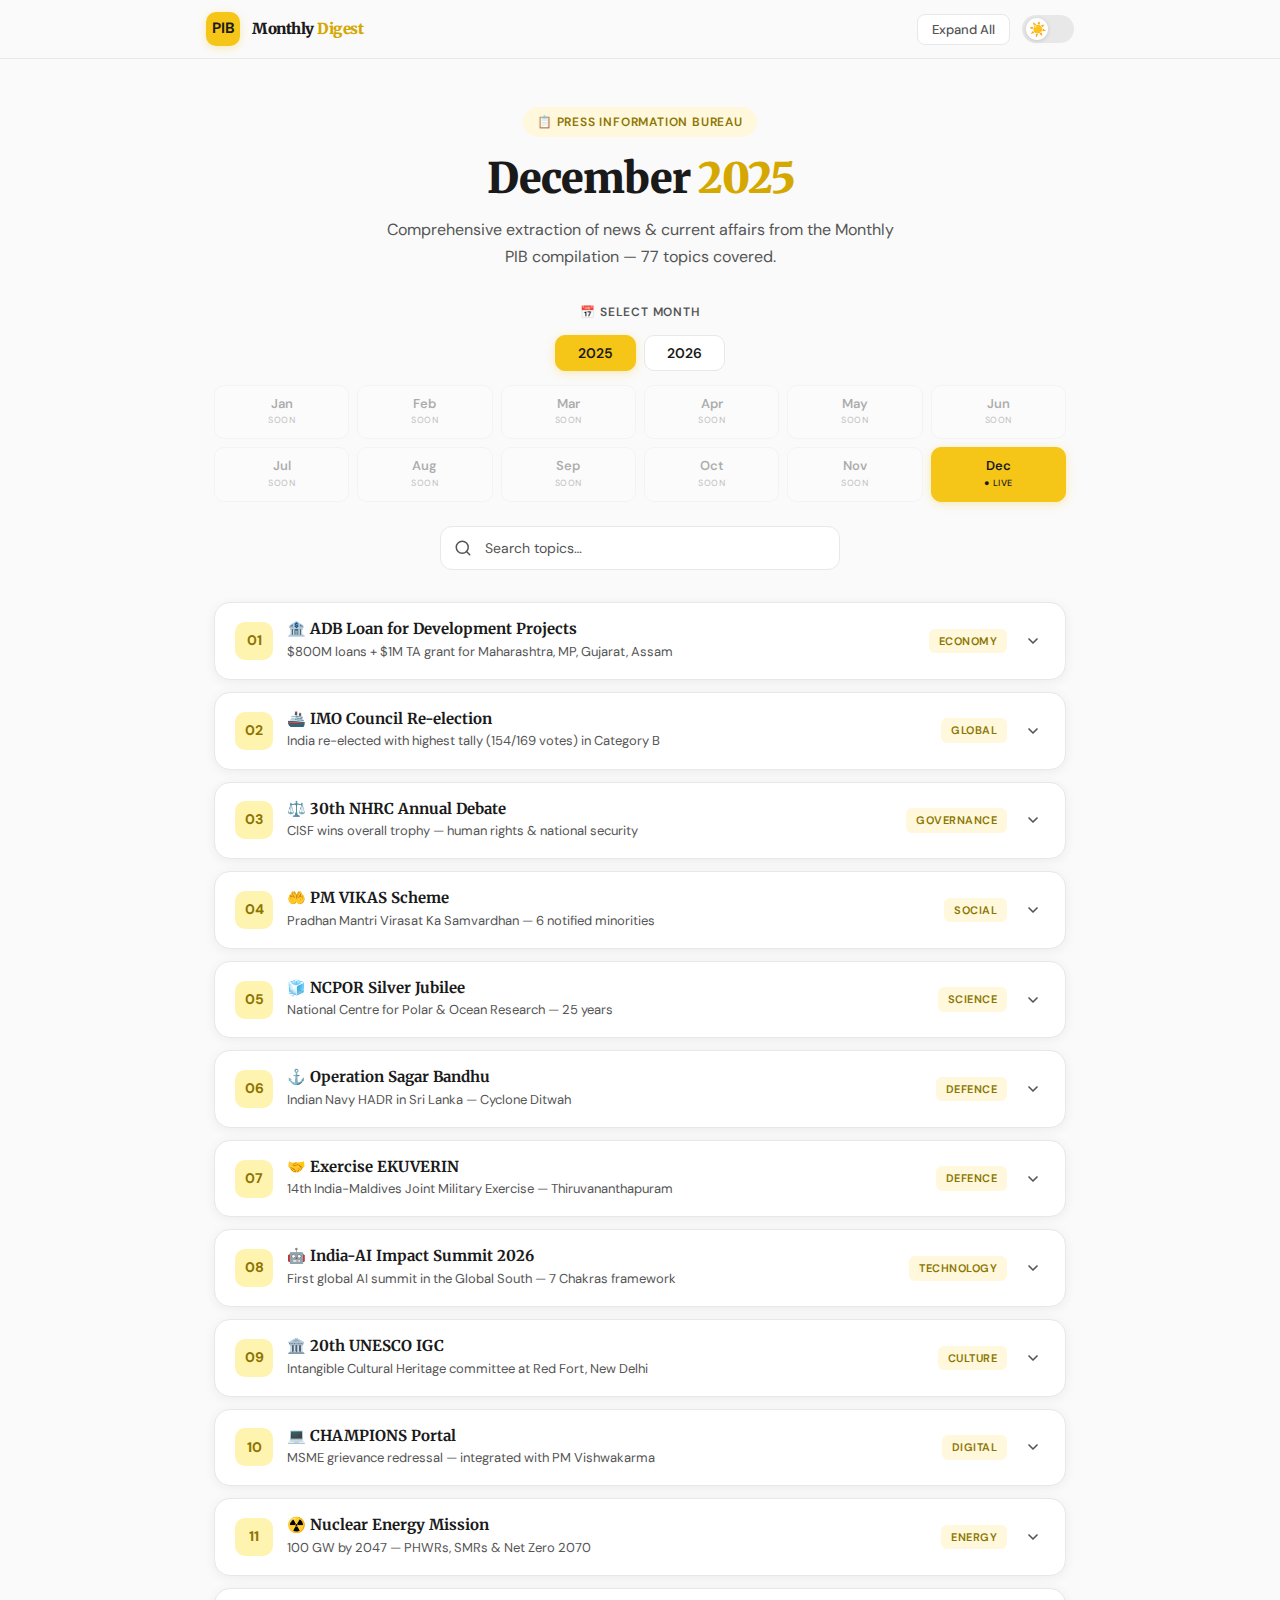
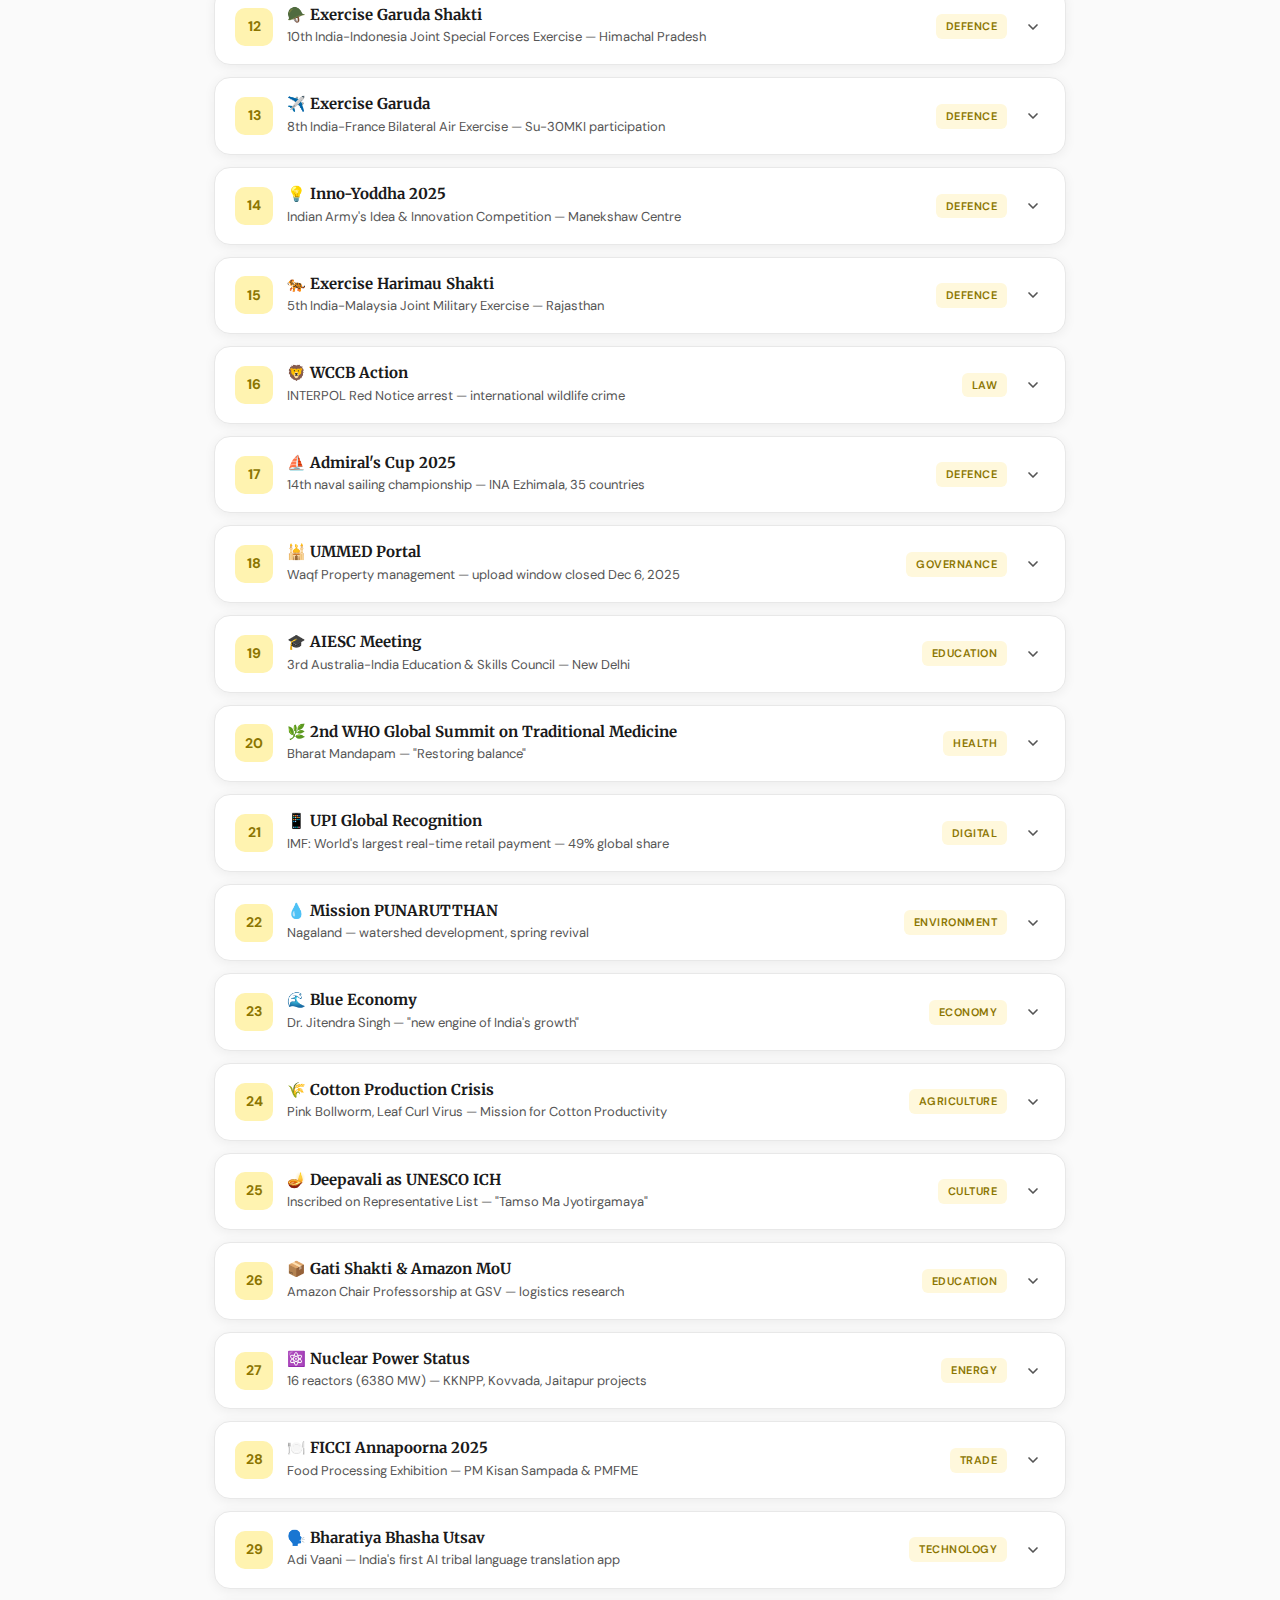
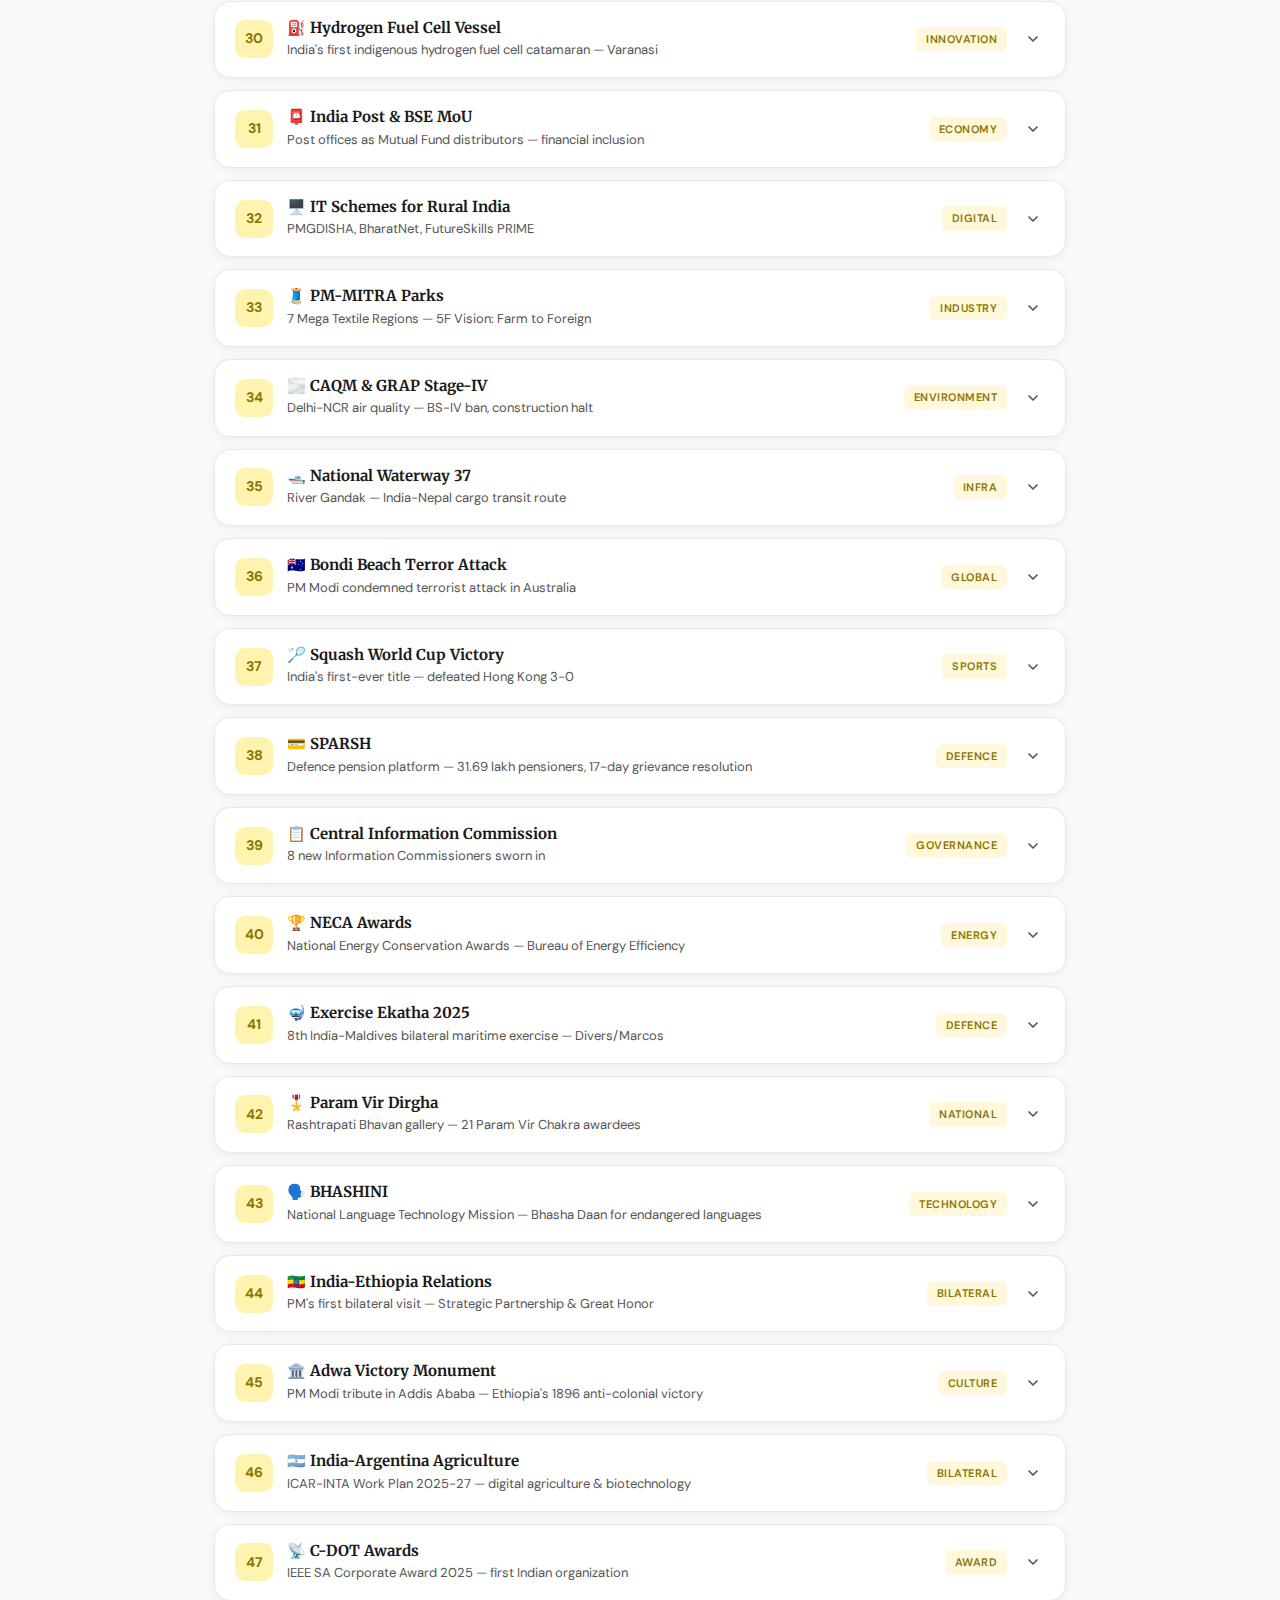
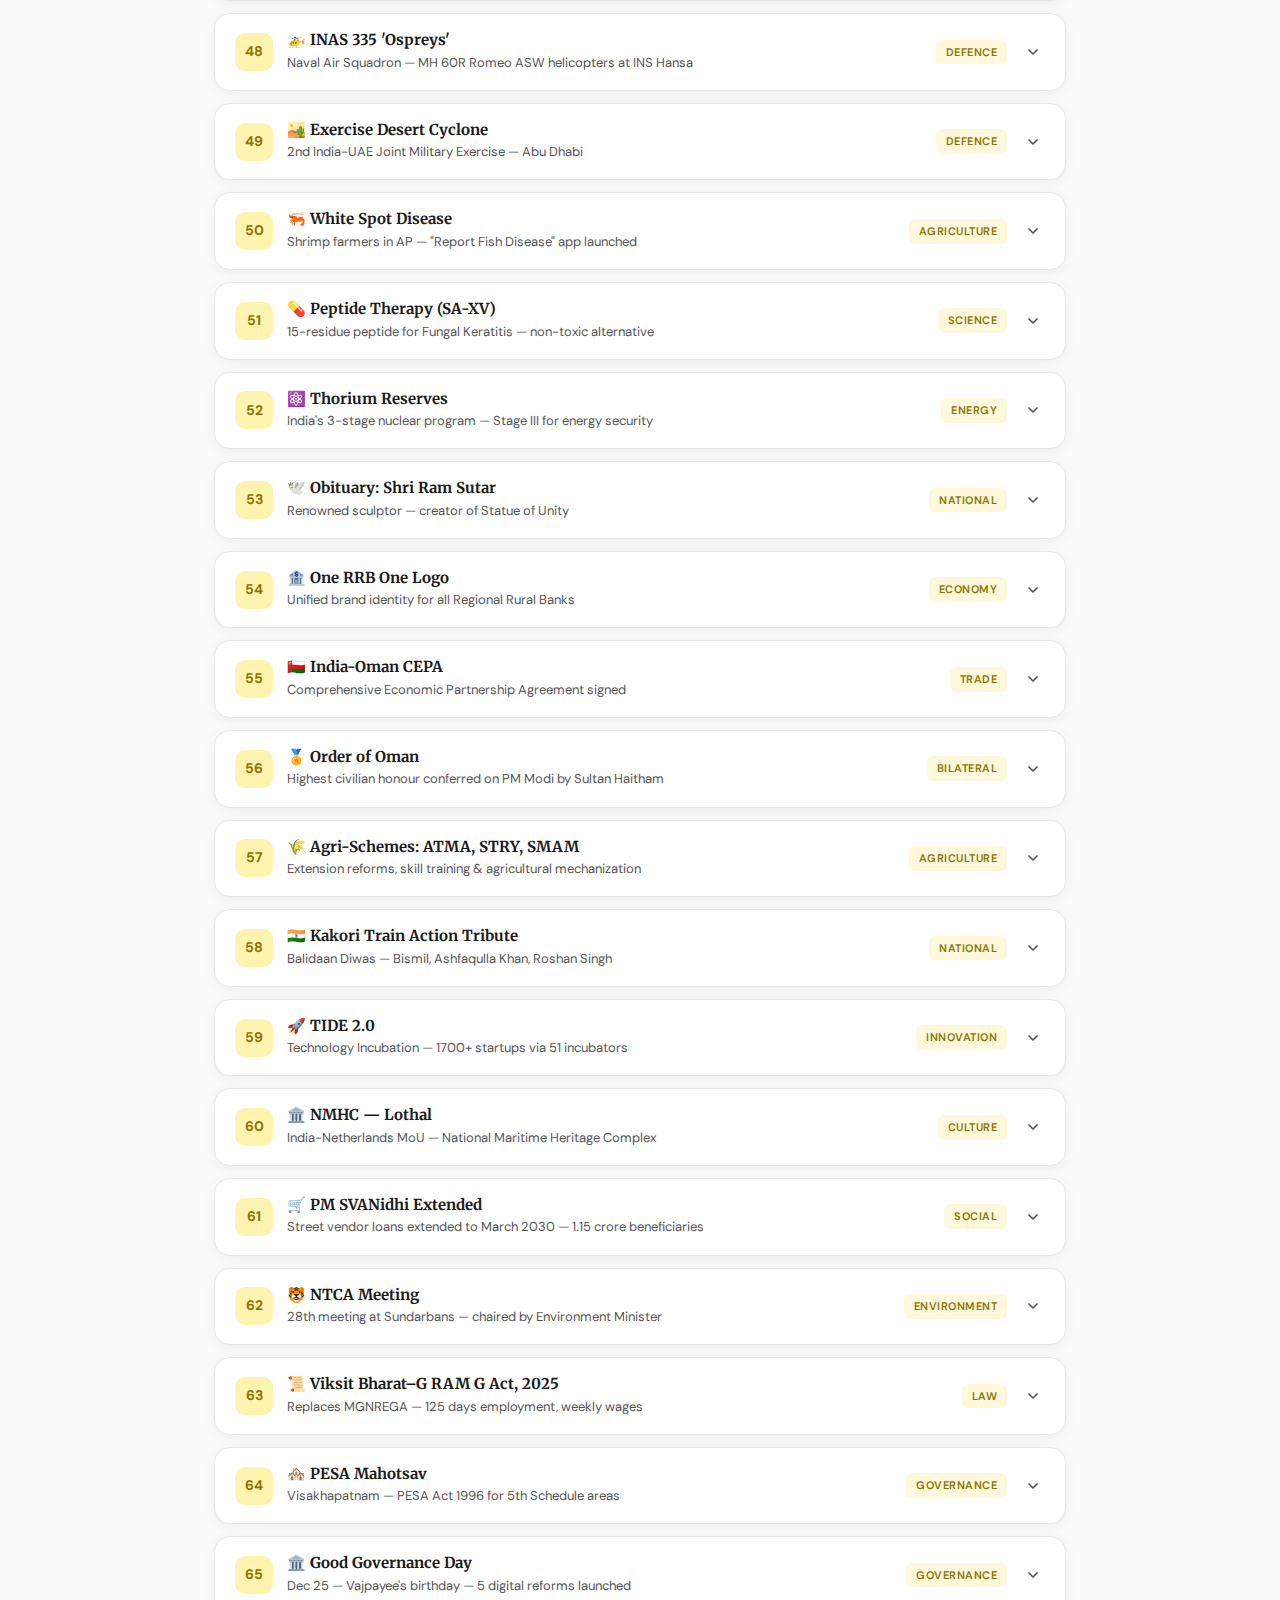
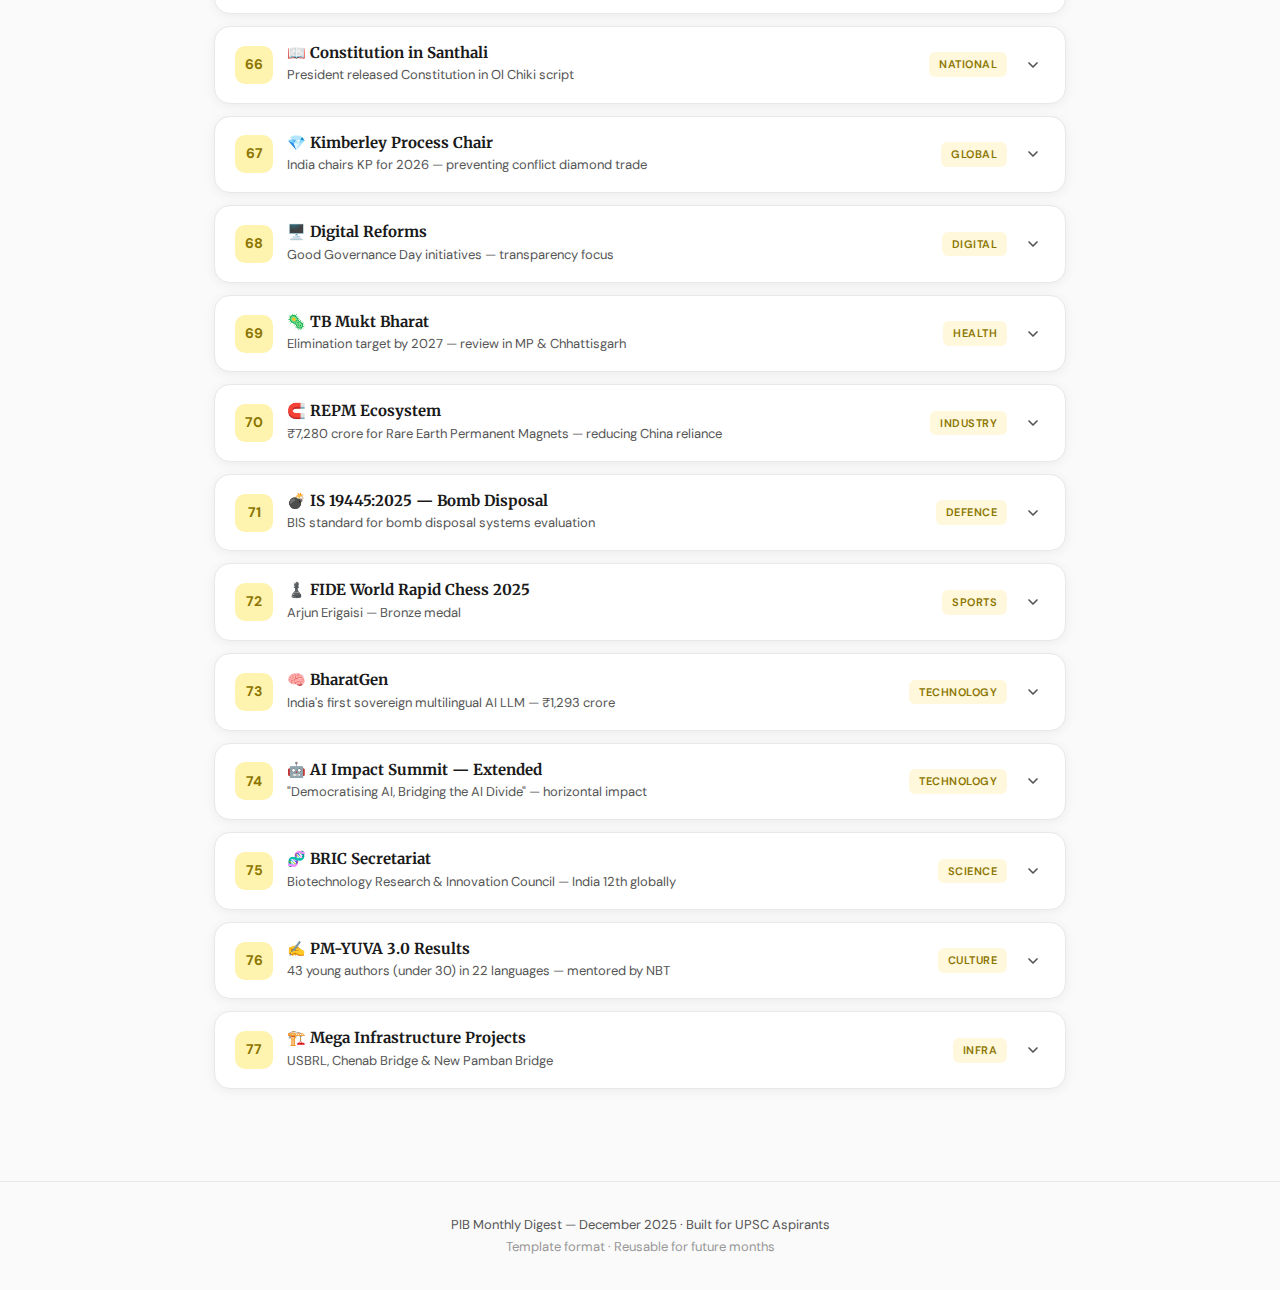
<file: Dec 2025 PIB.html>
<!DOCTYPE html>
<html lang="en" data-theme="light">
<head>
    <meta charset="UTF-8">
    <meta name="viewport" content="width=device-width, initial-scale=1.0">
    <title>PIB Monthly Digest — December 2025</title>
    <link href="https://fonts.googleapis.com/css2?family=DM+Sans:ital,opsz,wght@0,9..40,300;0,9..40,400;0,9..40,500;0,9..40,600;0,9..40,700;1,9..40,400&family=Merriweather:wght@400;700;900&display=swap" rel="stylesheet">
    <style>
        :root {
            --bg: #FAFAFA;
            --bg-card: #FFFFFF;
            --bg-dropdown: #FFFDF5;
            --text: #1A1A1A;
            --text-secondary: #555555;
            --border: #E8E8E8;
            --accent: #F5C518;
            --accent-light: #FFF8DC;
            --accent-mid: #FFE066;
            --accent-dark: #D4A800;
            --accent-deep: #8B7500;
            --shadow: 0 2px 12px rgba(0,0,0,0.06);
            --shadow-hover: 0 4px 20px rgba(0,0,0,0.1);
            --radius: 16px;
            --radius-sm: 10px;
            --tag-bg: #FFF8DC;
            --tag-text: #8B7500;
            --icon-bg: #FFF3B0;
            --toggle-bg: #E8E8E8;
        }

        [data-theme="dark"] {
            --bg: #111111;
            --bg-card: #1A1A1A;
            --bg-dropdown: #222222;
            --text: #F0F0F0;
            --text-secondary: #AAAAAA;
            --border: #333333;
            --accent: #F5C518;
            --accent-light: #3D3500;
            --accent-mid: #6B5E00;
            --accent-dark: #FFD43B;
            --accent-deep: #FFE066;
            --shadow: 0 2px 12px rgba(0,0,0,0.3);
            --shadow-hover: 0 4px 20px rgba(0,0,0,0.4);
            --tag-bg: #2A2500;
            --tag-text: #FFE066;
            --icon-bg: #2A2500;
            --toggle-bg: #333333;
        }

        * {
            margin: 0;
            padding: 0;
            box-sizing: border-box;
        }

        body {
            font-family: 'DM Sans', sans-serif;
            background: var(--bg);
            color: var(--text);
            line-height: 1.7;
            transition: background 0.3s, color 0.3s;
            min-height: 100vh;
        }

        .header {
            position: sticky;
            top: 0;
            z-index: 100;
            background: var(--bg);
            border-bottom: 1px solid var(--border);
            backdrop-filter: blur(20px);
            transition: background 0.3s;
        }

        .header-inner {
            max-width: 900px;
            margin: 0 auto;
            padding: 12px 16px;
            display: flex;
            justify-content: space-between;
            align-items: center;
        }

        .logo {
            display: flex;
            align-items: center;
            gap: 12px;
        }

        .logo-icon {
            width: 34px;
            height: 34px;
            min-width: 34px;
            background: var(--accent);
            border-radius: 10px;
            display: flex;
            align-items: center;
            justify-content: center;
            font-size: 15px;
            font-weight: 700;
            color: #1A1A1A;
            box-shadow: 0 2px 8px rgba(245,197,24,0.3);
        }

        .logo-text {
            font-family: 'Merriweather', serif;
            font-weight: 900;
            font-size: 15px;
            letter-spacing: -0.5px;
            white-space: nowrap;
        }

        .logo-text span {
            color: var(--accent-dark);
        }

        .header-controls {
            display: flex;
            align-items: center;
            gap: 12px;
        }

        .theme-toggle {
            width: 52px;
            height: 28px;
            background: var(--toggle-bg);
            border-radius: 14px;
            border: none;
            cursor: pointer;
            position: relative;
            transition: background 0.3s;
        }

        .theme-toggle::after {
            content: '☀️';
            font-size: 14px;
            position: absolute;
            left: 4px;
            top: 3px;
            width: 22px;
            height: 22px;
            background: var(--bg-card);
            border-radius: 50%;
            display: flex;
            align-items: center;
            justify-content: center;
            transition: transform 0.3s, background 0.3s;
            box-shadow: 0 1px 4px rgba(0,0,0,0.15);
        }

        [data-theme="dark"] .theme-toggle::after {
            content: '🌙';
            transform: translateX(24px);
        }

        .expand-all-btn {
            font-family: 'DM Sans', sans-serif;
            font-size: 13px;
            font-weight: 500;
            padding: 6px 14px;
            border-radius: 8px;
            border: 1px solid var(--border);
            background: var(--bg-card);
            color: var(--text-secondary);
            cursor: pointer;
            transition: all 0.2s;
        }

        .expand-all-btn:hover {
            border-color: var(--accent);
            color: var(--accent-dark);
        }

        .hero {
            max-width: 900px;
            margin: 0 auto;
            padding: 48px 24px 32px;
            text-align: center;
        }

        .hero-badge {
            display: inline-flex;
            align-items: center;
            gap: 6px;
            background: var(--accent-light);
            color: var(--tag-text);
            font-size: 12px;
            font-weight: 600;
            padding: 5px 14px;
            border-radius: 20px;
            text-transform: uppercase;
            letter-spacing: 0.8px;
            margin-bottom: 16px;
        }

        .hero h1 {
            font-family: 'Merriweather', serif;
            font-size: clamp(28px, 5vw, 42px);
            font-weight: 900;
            line-height: 1.2;
            margin-bottom: 12px;
            letter-spacing: -1px;
        }

        .hero h1 span {
            color: var(--accent-dark);
        }

        .hero p {
            color: var(--text-secondary);
            font-size: 16px;
            max-width: 520px;
            margin: 0 auto;
        }

        /* === MONTH NAV === */
        .month-nav {
            max-width: 900px;
            margin: 0 auto;
            padding: 0 24px 24px;
        }

        .month-nav-label {
            font-size: 12px;
            font-weight: 600;
            text-transform: uppercase;
            letter-spacing: 0.8px;
            color: var(--text-secondary);
            margin-bottom: 12px;
            text-align: center;
        }

        .year-selector {
            display: flex;
            justify-content: center;
            gap: 8px;
            margin-bottom: 14px;
        }

        .year-btn {
            font-family: 'DM Sans', sans-serif;
            font-size: 14px;
            font-weight: 600;
            padding: 8px 22px;
            border-radius: 10px;
            border: 1px solid var(--border);
            background: var(--bg-card);
            color: var(--text);
            cursor: pointer;
            transition: all 0.2s;
        }

        .year-btn:hover {
            border-color: var(--accent);
            background: var(--accent-light);
        }

        .year-btn.active {
            background: var(--accent);
            border-color: var(--accent);
            color: #1A1A1A;
            box-shadow: 0 2px 10px rgba(245,197,24,0.3);
        }

        .year-panel {
            display: none;
            animation: fadeIn 0.3s ease;
        }

        .year-panel.visible {
            display: block;
        }

        @keyframes fadeIn {
            from { opacity: 0; transform: translateY(-6px); }
            to { opacity: 1; transform: translateY(0); }
        }

        .month-grid {
            display: grid;
            grid-template-columns: repeat(6, 1fr);
            gap: 8px;
        }

        .month-btn {
            display: flex;
            flex-direction: column;
            align-items: center;
            justify-content: center;
            padding: 10px 4px;
            border-radius: var(--radius-sm);
            border: 1px solid var(--border);
            background: var(--bg-card);
            cursor: pointer;
            transition: all 0.2s;
            text-decoration: none;
            color: var(--text);
            font-family: 'DM Sans', sans-serif;
        }

        .month-btn:hover {
            border-color: var(--accent);
            background: var(--accent-light);
        }

        .month-btn.active {
            border-color: var(--accent);
            background: var(--accent);
            color: #1A1A1A;
            box-shadow: 0 2px 10px rgba(245,197,24,0.3);
        }

        .month-btn.done {
            border-color: var(--accent-mid);
            background: var(--accent-light);
        }

        .month-btn.disabled {
            opacity: 0.35;
            cursor: not-allowed;
            pointer-events: none;
        }

        .month-btn .m-name {
            font-size: 13px;
            font-weight: 600;
            line-height: 1.2;
        }

        .month-btn .m-status {
            font-size: 9px;
            font-weight: 500;
            text-transform: uppercase;
            letter-spacing: 0.5px;
            margin-top: 2px;
            opacity: 0.7;
        }

        .month-btn.active .m-status {
            opacity: 1;
        }

        .month-btn.done .m-status {
            color: var(--accent-deep);
        }

        [data-theme="dark"] .month-btn.done .m-status {
            color: var(--accent-mid);
        }

        @media (max-width: 600px) {
            .month-grid {
                grid-template-columns: repeat(4, 1fr);
                gap: 6px;
            }

            .month-btn {
                padding: 8px 2px;
            }

            .month-btn .m-name {
                font-size: 12px;
            }

            .year-btn {
                padding: 7px 16px;
                font-size: 13px;
            }
        }

        /* === MAIN === */
        .main {
            max-width: 900px;
            margin: 0 auto;
            padding: 0 24px 80px;
        }

        .topic-card {
            background: var(--bg-card);
            border: 1px solid var(--border);
            border-radius: var(--radius);
            margin-bottom: 12px;
            overflow: hidden;
            box-shadow: var(--shadow);
            transition: box-shadow 0.3s, border-color 0.3s;
        }

        .topic-card:hover {
            box-shadow: var(--shadow-hover);
        }

        .topic-card.open {
            border-color: var(--accent);
        }

        .topic-header {
            display: flex;
            align-items: center;
            gap: 14px;
            padding: 16px 20px;
            cursor: pointer;
            user-select: none;
            transition: background 0.2s;
        }

        .topic-header:hover {
            background: var(--accent-light);
        }

        .topic-num {
            width: 38px;
            height: 38px;
            min-width: 38px;
            background: var(--icon-bg);
            border-radius: var(--radius-sm);
            display: flex;
            align-items: center;
            justify-content: center;
            font-weight: 700;
            font-size: 14px;
            color: var(--accent-deep);
            transition: background 0.2s;
        }

        .topic-card.open .topic-num {
            background: var(--accent);
            color: #1A1A1A;
        }

        .topic-title-group {
            flex: 1;
        }

        .topic-title {
            font-family: 'Merriweather', serif;
            font-size: 15px;
            font-weight: 700;
            line-height: 1.3;
        }

        .topic-subtitle {
            font-size: 13px;
            color: var(--text-secondary);
            margin-top: 2px;
        }

        .topic-tag {
            font-size: 11px;
            font-weight: 600;
            padding: 3px 10px;
            border-radius: 6px;
            background: var(--tag-bg);
            color: var(--tag-text);
            text-transform: uppercase;
            letter-spacing: 0.5px;
            white-space: nowrap;
        }

        .topic-chevron {
            width: 24px;
            height: 24px;
            display: flex;
            align-items: center;
            justify-content: center;
            transition: transform 0.3s;
            color: var(--text-secondary);
        }

        .topic-card.open .topic-chevron {
            transform: rotate(180deg);
            color: var(--accent-dark);
        }

        .topic-chevron svg {
            width: 16px;
            height: 16px;
        }

        .topic-content {
            max-height: 0;
            overflow: hidden;
            transition: max-height 0.4s ease;
        }

        .topic-content-inner {
            padding: 0 20px 20px;
            padding-left: 72px;
        }

        .topic-content ul {
            list-style: none;
            display: flex;
            flex-direction: column;
            gap: 8px;
        }

        .topic-content li {
            position: relative;
            padding-left: 18px;
            font-size: 14px;
            color: var(--text);
            line-height: 1.65;
        }

        .topic-content li::before {
            content: '';
            position: absolute;
            left: 0;
            top: 9px;
            width: 6px;
            height: 6px;
            border-radius: 50%;
            background: var(--accent);
        }

        .topic-content li strong {
            color: var(--accent-deep);
            font-weight: 600;
        }

        [data-theme="dark"] .topic-content li strong {
            color: var(--accent-dark);
        }

        .subtopic {
            margin-top: 12px;
            border: 1px solid var(--border);
            border-radius: var(--radius-sm);
            overflow: hidden;
            background: var(--bg-dropdown);
        }

        .subtopic-header {
            display: flex;
            align-items: center;
            gap: 10px;
            padding: 10px 14px;
            cursor: pointer;
            font-size: 13px;
            font-weight: 600;
            color: var(--accent-deep);
            transition: background 0.2s;
        }

        [data-theme="dark"] .subtopic-header {
            color: var(--accent-mid);
        }

        .subtopic-header:hover {
            background: var(--accent-light);
        }

        .subtopic-dot {
            width: 8px;
            height: 8px;
            border-radius: 50%;
            background: var(--accent-mid);
            flex-shrink: 0;
        }

        .subtopic-chevron {
            margin-left: auto;
            transition: transform 0.3s;
            font-size: 12px;
        }

        .subtopic.open .subtopic-chevron {
            transform: rotate(180deg);
        }

        .subtopic-content {
            max-height: 0;
            overflow: hidden;
            transition: max-height 0.35s ease;
        }

        .subtopic-content-inner {
            padding: 0 14px 12px 32px;
        }

        .subtopic-content ul {
            list-style: none;
            display: flex;
            flex-direction: column;
            gap: 6px;
        }

        .subtopic-content li {
            padding-left: 14px;
            font-size: 13px;
            line-height: 1.6;
        }

        .subtopic-content li::before {
            width: 5px;
            height: 5px;
            top: 8px;
            background: var(--accent-mid);
        }

        .search-wrap {
            position: relative;
            max-width: 400px;
            margin: 0 auto 32px;
        }

        .search-input {
            width: 100%;
            padding: 12px 16px 12px 44px;
            border: 1px solid var(--border);
            border-radius: 12px;
            background: var(--bg-card);
            color: var(--text);
            font-family: 'DM Sans', sans-serif;
            font-size: 14px;
            outline: none;
            transition: border-color 0.2s, box-shadow 0.2s;
        }

        .search-input::placeholder {
            color: var(--text-secondary);
        }

        .search-input:focus {
            border-color: var(--accent);
            box-shadow: 0 0 0 3px rgba(245,197,24,0.15);
        }

        .search-icon {
            position: absolute;
            left: 14px;
            top: 50%;
            transform: translateY(-50%);
            color: var(--text-secondary);
        }

        .footer {
            text-align: center;
            padding: 32px 24px;
            border-top: 1px solid var(--border);
            color: var(--text-secondary);
            font-size: 13px;
        }

        ::-webkit-scrollbar { width: 6px; }
        ::-webkit-scrollbar-track { background: transparent; }
        ::-webkit-scrollbar-thumb { background: var(--border); border-radius: 3px; }

        @media (max-width: 600px) {
            .topic-content-inner { padding-left: 20px; }
            .topic-header { padding: 14px 16px; gap: 10px; }
            .topic-tag { display: none; }
        }

        .topic-card {
            animation: fadeUp 0.4s ease both;
        }

        @keyframes fadeUp {
            from { opacity: 0; transform: translateY(12px); }
            to { opacity: 1; transform: translateY(0); }
        }

        .hidden { display: none !important; }
    </style>
</head>
<body>

    <header class="header">
        <div class="header-inner">
            <div class="logo">
                <div class="logo-icon">PIB</div>
                <div class="logo-text">Monthly <span>Digest</span></div>
            </div>
            <div class="header-controls">
                <button class="expand-all-btn" id="expandAllBtn" onclick="toggleAll()">Expand All</button>
                <button class="theme-toggle" id="themeToggle" onclick="toggleTheme()" aria-label="Toggle theme"></button>
            </div>
        </div>
    </header>

    <section class="hero">
        <div class="hero-badge">📋 Press Information Bureau</div>
        <h1>December <span>2025</span></h1>
        <p>Comprehensive extraction of news &amp; current affairs from the Monthly PIB compilation — 77 topics covered.</p>
    </section>

    <!-- MONTH NAVIGATION -->
    <nav class="month-nav">
        <div class="month-nav-label">📅 Select Month</div>
        <div class="year-selector">
            <button class="year-btn active" onclick="switchYear('2025')">2025</button>
            <button class="year-btn" onclick="switchYear('2026')">2026</button>
        </div>

        <div class="year-panel visible" id="year-2025">
            <div class="month-grid">
                <a href="january-2025.html" class="month-btn disabled"><span class="m-name">Jan</span><span class="m-status">Soon</span></a>
                <a href="february-2025.html" class="month-btn disabled"><span class="m-name">Feb</span><span class="m-status">Soon</span></a>
                <a href="march-2025.html" class="month-btn disabled"><span class="m-name">Mar</span><span class="m-status">Soon</span></a>
                <a href="april-2025.html" class="month-btn disabled"><span class="m-name">Apr</span><span class="m-status">Soon</span></a>
                <a href="may-2025.html" class="month-btn disabled"><span class="m-name">May</span><span class="m-status">Soon</span></a>
                <a href="june-2025.html" class="month-btn disabled"><span class="m-name">Jun</span><span class="m-status">Soon</span></a>
                <a href="july-2025.html" class="month-btn disabled"><span class="m-name">Jul</span><span class="m-status">Soon</span></a>
                <a href="august-2025.html" class="month-btn disabled"><span class="m-name">Aug</span><span class="m-status">Soon</span></a>
                <a href="september-2025.html" class="month-btn disabled"><span class="m-name">Sep</span><span class="m-status">Soon</span></a>
                <a href="october-2025.html" class="month-btn disabled"><span class="m-name">Oct</span><span class="m-status">Soon</span></a>
                <a href="november-2025.html" class="month-btn disabled"><span class="m-name">Nov</span><span class="m-status">Soon</span></a>
                <a href="december-2025.html" class="month-btn active"><span class="m-name">Dec</span><span class="m-status">● Live</span></a>
            </div>
        </div>

        <div class="year-panel" id="year-2026">
            <div class="month-grid">
                <a href="january-2026.html" class="month-btn done"><span class="m-name">Jan</span><span class="m-status">✓ Done</span></a>
                <a href="february-2026.html" class="month-btn disabled"><span class="m-name">Feb</span><span class="m-status">Soon</span></a>
                <a href="march-2026.html" class="month-btn disabled"><span class="m-name">Mar</span><span class="m-status">Soon</span></a>
                <a href="april-2026.html" class="month-btn disabled"><span class="m-name">Apr</span><span class="m-status">Soon</span></a>
                <a href="may-2026.html" class="month-btn disabled"><span class="m-name">May</span><span class="m-status">Soon</span></a>
                <a href="june-2026.html" class="month-btn disabled"><span class="m-name">Jun</span><span class="m-status">Soon</span></a>
                <a href="july-2026.html" class="month-btn disabled"><span class="m-name">Jul</span><span class="m-status">Soon</span></a>
                <a href="august-2026.html" class="month-btn disabled"><span class="m-name">Aug</span><span class="m-status">Soon</span></a>
                <a href="september-2026.html" class="month-btn disabled"><span class="m-name">Sep</span><span class="m-status">Soon</span></a>
                <a href="october-2026.html" class="month-btn disabled"><span class="m-name">Oct</span><span class="m-status">Soon</span></a>
                <a href="november-2026.html" class="month-btn disabled"><span class="m-name">Nov</span><span class="m-status">Soon</span></a>
                <a href="december-2026.html" class="month-btn disabled"><span class="m-name">Dec</span><span class="m-status">Soon</span></a>
            </div>
        </div>
    </nav>

    <main class="main">
        <div class="search-wrap">
            <svg class="search-icon" width="18" height="18" viewBox="0 0 24 24" fill="none" stroke="currentColor" stroke-width="2" stroke-linecap="round" stroke-linejoin="round"><circle cx="11" cy="11" r="8"/><line x1="21" y1="21" x2="16.65" y2="16.65"/></svg>
            <input type="text" class="search-input" id="searchInput" placeholder="Search topics…" oninput="searchTopics()" />
        </div>

        <div id="topicList">

            <!-- 1 -->
            <div class="topic-card" data-index="1">
                <div class="topic-header" onclick="toggleCard(this)">
                    <div class="topic-num">01</div>
                    <div class="topic-title-group">
                        <div class="topic-title">🏦 ADB Loan for Development Projects</div>
                        <div class="topic-subtitle">$800M loans + $1M TA grant for Maharashtra, MP, Gujarat, Assam</div>
                    </div>
                    <div class="topic-tag">Economy</div>
                    <div class="topic-chevron"><svg viewBox="0 0 24 24" fill="none" stroke="currentColor" stroke-width="2.5" stroke-linecap="round" stroke-linejoin="round"><polyline points="6 9 12 15 18 9"/></svg></div>
                </div>
                <div class="topic-content">
                    <div class="topic-content-inner">
                        <ul>
                            <li><strong>Agreement:</strong> GoI and ADB signed loans worth $800 million and a $1 million Technical Assistance (TA) grant.</li>
                        </ul>
                        <div class="subtopic">
                            <div class="subtopic-header" onclick="toggleSubtopic(this)">
                                <div class="subtopic-dot"></div>
                                Specific Projects
                                <span class="subtopic-chevron">▾</span>
                            </div>
                            <div class="subtopic-content">
                                <div class="subtopic-content-inner">
                                    <ul>
                                        <li><strong>Maharashtra:</strong> Power Distribution Enhancement for Agricultural Solarization.</li>
                                        <li><strong>Madhya Pradesh:</strong> Indore Metro Rail Project.</li>
                                        <li><strong>Gujarat:</strong> Skills Development Programme.</li>
                                        <li><strong>Assam:</strong> SWIFT Project (TA Grant).</li>
                                    </ul>
                                </div>
                            </div>
                        </div>
                        <ul style="margin-top:12px">
                            <li><strong>About ADB:</strong> HQ in Manila, Philippines. 69 members (Israel is newest). Japan is the largest shareholder.</li>
                        </ul>
                    </div>
                </div>
            </div>

            <!-- 2 -->
            <div class="topic-card" data-index="2">
                <div class="topic-header" onclick="toggleCard(this)">
                    <div class="topic-num">02</div>
                    <div class="topic-title-group">
                        <div class="topic-title">🚢 IMO Council Re-election</div>
                        <div class="topic-subtitle">India re-elected with highest tally (154/169 votes) in Category B</div>
                    </div>
                    <div class="topic-tag">Global</div>
                    <div class="topic-chevron"><svg viewBox="0 0 24 24" fill="none" stroke="currentColor" stroke-width="2.5" stroke-linecap="round" stroke-linejoin="round"><polyline points="6 9 12 15 18 9"/></svg></div>
                </div>
                <div class="topic-content">
                    <div class="topic-content-inner">
                        <ul>
                            <li><strong>Achievement:</strong> India re-elected to IMO Council in Category B with highest tally (154 of 169 votes).</li>
                            <li><strong>Category B:</strong> Represents nations with largest interest in international seaborne trade.</li>
                            <li><strong>IMO Facts:</strong> HQ in London. Responsible for SOLAS (Safety) and MARPOL (Pollution) conventions.</li>
                        </ul>
                    </div>
                </div>
            </div>

            <!-- 3 -->
            <div class="topic-card" data-index="3">
                <div class="topic-header" onclick="toggleCard(this)">
                    <div class="topic-num">03</div>
                    <div class="topic-title-group">
                        <div class="topic-title">⚖️ 30th NHRC Annual Debate</div>
                        <div class="topic-subtitle">CISF wins overall trophy — human rights &amp; national security</div>
                    </div>
                    <div class="topic-tag">Governance</div>
                    <div class="topic-chevron"><svg viewBox="0 0 24 24" fill="none" stroke="currentColor" stroke-width="2.5" stroke-linecap="round" stroke-linejoin="round"><polyline points="6 9 12 15 18 9"/></svg></div>
                </div>
                <div class="topic-content">
                    <div class="topic-content-inner">
                        <ul>
                            <li><strong>Winner:</strong> CISF won the overall trophy as Best Team.</li>
                            <li><strong>Topic:</strong> "Human rights can be observed by paramilitary forces without compromising national security concerns."</li>
                            <li><strong>Organizer:</strong> NHRC with SSB.</li>
                        </ul>
                    </div>
                </div>
            </div>

            <!-- 4 -->
            <div class="topic-card" data-index="4">
                <div class="topic-header" onclick="toggleCard(this)">
                    <div class="topic-num">04</div>
                    <div class="topic-title-group">
                        <div class="topic-title">🤲 PM VIKAS Scheme</div>
                        <div class="topic-subtitle">Pradhan Mantri Virasat Ka Samvardhan — 6 notified minorities</div>
                    </div>
                    <div class="topic-tag">Social</div>
                    <div class="topic-chevron"><svg viewBox="0 0 24 24" fill="none" stroke="currentColor" stroke-width="2.5" stroke-linecap="round" stroke-linejoin="round"><polyline points="6 9 12 15 18 9"/></svg></div>
                </div>
                <div class="topic-content">
                    <div class="topic-content-inner">
                        <ul>
                            <li><strong>Full Form:</strong> Pradhan Mantri Virasat Ka Samvardhan.</li>
                            <li><strong>Target:</strong> Socio-economic empowerment of 6 notified minorities (Muslims, Christians, Sikhs, Buddhists, Parsis, Jains).</li>
                            <li><strong>Key Mandates:</strong> 3% reservation for PwDs. 75% placement target for trainees (50% in organized sector).</li>
                        </ul>
                    </div>
                </div>
            </div>

            <!-- 5 -->
            <div class="topic-card" data-index="5">
                <div class="topic-header" onclick="toggleCard(this)">
                    <div class="topic-num">05</div>
                    <div class="topic-title-group">
                        <div class="topic-title">🧊 NCPOR Silver Jubilee</div>
                        <div class="topic-subtitle">National Centre for Polar &amp; Ocean Research — 25 years</div>
                    </div>
                    <div class="topic-tag">Science</div>
                    <div class="topic-chevron"><svg viewBox="0 0 24 24" fill="none" stroke="currentColor" stroke-width="2.5" stroke-linecap="round" stroke-linejoin="round"><polyline points="6 9 12 15 18 9"/></svg></div>
                </div>
                <div class="topic-content">
                    <div class="topic-content-inner">
                        <ul>
                            <li><strong>Event:</strong> NCPOR (Goa) celebrated Silver Jubilee (25th anniversary).</li>
                            <li><strong>Stations:</strong> Maitri &amp; Bharati (Antarctica), Himadri (Arctic), Himansh (Himalayas).</li>
                            <li><strong>Parent Body:</strong> Ministry of Earth Sciences (MoES).</li>
                        </ul>
                    </div>
                </div>
            </div>

            <!-- 6 -->
            <div class="topic-card" data-index="6">
                <div class="topic-header" onclick="toggleCard(this)">
                    <div class="topic-num">06</div>
                    <div class="topic-title-group">
                        <div class="topic-title">⚓ Operation Sagar Bandhu</div>
                        <div class="topic-subtitle">Indian Navy HADR in Sri Lanka — Cyclone Ditwah</div>
                    </div>
                    <div class="topic-tag">Defence</div>
                    <div class="topic-chevron"><svg viewBox="0 0 24 24" fill="none" stroke="currentColor" stroke-width="2.5" stroke-linecap="round" stroke-linejoin="round"><polyline points="6 9 12 15 18 9"/></svg></div>
                </div>
                <div class="topic-content">
                    <div class="topic-content-inner">
                        <ul>
                            <li><strong>Action:</strong> Indian Navy conducted HADR in Sri Lanka following Cyclone Ditwah.</li>
                            <li><strong>Assets Deployed:</strong> INS Vikrant and INS Udaygiri.</li>
                        </ul>
                    </div>
                </div>
            </div>

            <!-- 7 -->
            <div class="topic-card" data-index="7">
                <div class="topic-header" onclick="toggleCard(this)">
                    <div class="topic-num">07</div>
                    <div class="topic-title-group">
                        <div class="topic-title">🤝 Exercise EKUVERIN</div>
                        <div class="topic-subtitle">14th India-Maldives Joint Military Exercise — Thiruvananthapuram</div>
                    </div>
                    <div class="topic-tag">Defence</div>
                    <div class="topic-chevron"><svg viewBox="0 0 24 24" fill="none" stroke="currentColor" stroke-width="2.5" stroke-linecap="round" stroke-linejoin="round"><polyline points="6 9 12 15 18 9"/></svg></div>
                </div>
                <div class="topic-content">
                    <div class="topic-content-inner">
                        <ul>
                            <li><strong>Type:</strong> 14th Joint Military Exercise between India and Maldives.</li>
                            <li><strong>Location:</strong> Thiruvananthapuram, Kerala.</li>
                            <li><strong>Meaning:</strong> "Ekuverin" means "Friends" in Dhivehi.</li>
                        </ul>
                    </div>
                </div>
            </div>

            <!-- 8 -->
            <div class="topic-card" data-index="8">
                <div class="topic-header" onclick="toggleCard(this)">
                    <div class="topic-num">08</div>
                    <div class="topic-title-group">
                        <div class="topic-title">🤖 India-AI Impact Summit 2026</div>
                        <div class="topic-subtitle">First global AI summit in the Global South — 7 Chakras framework</div>
                    </div>
                    <div class="topic-tag">Technology</div>
                    <div class="topic-chevron"><svg viewBox="0 0 24 24" fill="none" stroke="currentColor" stroke-width="2.5" stroke-linecap="round" stroke-linejoin="round"><polyline points="6 9 12 15 18 9"/></svg></div>
                </div>
                <div class="topic-content">
                    <div class="topic-content-inner">
                        <ul>
                            <li><strong>Schedule:</strong> Feb 16–20, 2026, New Delhi.</li>
                            <li><strong>Significance:</strong> First time this global summit is hosted in the Global South.</li>
                            <li><strong>Theme:</strong> Focused on 7 'Chakras' including Human Capital, Safety, and Democratizing AI Resources.</li>
                        </ul>
                    </div>
                </div>
            </div>

            <!-- 9 -->
            <div class="topic-card" data-index="9">
                <div class="topic-header" onclick="toggleCard(this)">
                    <div class="topic-num">09</div>
                    <div class="topic-title-group">
                        <div class="topic-title">🏛️ 20th UNESCO IGC</div>
                        <div class="topic-subtitle">Intangible Cultural Heritage committee at Red Fort, New Delhi</div>
                    </div>
                    <div class="topic-tag">Culture</div>
                    <div class="topic-chevron"><svg viewBox="0 0 24 24" fill="none" stroke="currentColor" stroke-width="2.5" stroke-linecap="round" stroke-linejoin="round"><polyline points="6 9 12 15 18 9"/></svg></div>
                </div>
                <div class="topic-content">
                    <div class="topic-content-inner">
                        <ul>
                            <li><strong>Event:</strong> 20th Session of UNESCO Intergovernmental Committee for Safeguarding ICH.</li>
                            <li><strong>Venue:</strong> Red Fort, New Delhi.</li>
                            <li><strong>Goal:</strong> Examining nominations for the UNESCO ICH Lists.</li>
                        </ul>
                    </div>
                </div>
            </div>

            <!-- 10 -->
            <div class="topic-card" data-index="10">
                <div class="topic-header" onclick="toggleCard(this)">
                    <div class="topic-num">10</div>
                    <div class="topic-title-group">
                        <div class="topic-title">💻 CHAMPIONS Portal</div>
                        <div class="topic-subtitle">MSME grievance redressal — integrated with PM Vishwakarma</div>
                    </div>
                    <div class="topic-tag">Digital</div>
                    <div class="topic-chevron"><svg viewBox="0 0 24 24" fill="none" stroke="currentColor" stroke-width="2.5" stroke-linecap="round" stroke-linejoin="round"><polyline points="6 9 12 15 18 9"/></svg></div>
                </div>
                <div class="topic-content">
                    <div class="topic-content-inner">
                        <ul>
                            <li><strong>Ministry:</strong> MSME.</li>
                            <li><strong>Purpose:</strong> Digital platform for speedy grievance redressal for MSMEs.</li>
                            <li><strong>Context:</strong> Integrated with PM Vishwakarma scheme support.</li>
                        </ul>
                    </div>
                </div>
            </div>

            <!-- 11 -->
            <div class="topic-card" data-index="11">
                <div class="topic-header" onclick="toggleCard(this)">
                    <div class="topic-num">11</div>
                    <div class="topic-title-group">
                        <div class="topic-title">☢️ Nuclear Energy Mission</div>
                        <div class="topic-subtitle">100 GW by 2047 — PHWRs, SMRs &amp; Net Zero 2070</div>
                    </div>
                    <div class="topic-tag">Energy</div>
                    <div class="topic-chevron"><svg viewBox="0 0 24 24" fill="none" stroke="currentColor" stroke-width="2.5" stroke-linecap="round" stroke-linejoin="round"><polyline points="6 9 12 15 18 9"/></svg></div>
                </div>
                <div class="topic-content">
                    <div class="topic-content-inner">
                        <ul>
                            <li><strong>Target:</strong> 100 GW nuclear capacity by 2047.</li>
                            <li><strong>Strategy:</strong> Use of 700 MWe indigenous PHWRs and Small Modular Reactors (SMRs) to replace fossil fuel plants.</li>
                            <li><strong>Net Zero:</strong> Contributes to the 2070 Net Zero target.</li>
                        </ul>
                    </div>
                </div>
            </div>

            <!-- 12 -->
            <div class="topic-card" data-index="12">
                <div class="topic-header" onclick="toggleCard(this)">
                    <div class="topic-num">12</div>
                    <div class="topic-title-group">
                        <div class="topic-title">🪖 Exercise Garuda Shakti</div>
                        <div class="topic-subtitle">10th India-Indonesia Joint Special Forces Exercise — Himachal Pradesh</div>
                    </div>
                    <div class="topic-tag">Defence</div>
                    <div class="topic-chevron"><svg viewBox="0 0 24 24" fill="none" stroke="currentColor" stroke-width="2.5" stroke-linecap="round" stroke-linejoin="round"><polyline points="6 9 12 15 18 9"/></svg></div>
                </div>
                <div class="topic-content">
                    <div class="topic-content-inner">
                        <ul>
                            <li><strong>Type:</strong> 10th Joint Special Forces Exercise between India and Indonesia.</li>
                            <li><strong>Location:</strong> Himachal Pradesh.</li>
                        </ul>
                    </div>
                </div>
            </div>

            <!-- 13 -->
            <div class="topic-card" data-index="13">
                <div class="topic-header" onclick="toggleCard(this)">
                    <div class="topic-num">13</div>
                    <div class="topic-title-group">
                        <div class="topic-title">✈️ Exercise Garuda</div>
                        <div class="topic-subtitle">8th India-France Bilateral Air Exercise — Su-30MKI participation</div>
                    </div>
                    <div class="topic-tag">Defence</div>
                    <div class="topic-chevron"><svg viewBox="0 0 24 24" fill="none" stroke="currentColor" stroke-width="2.5" stroke-linecap="round" stroke-linejoin="round"><polyline points="6 9 12 15 18 9"/></svg></div>
                </div>
                <div class="topic-content">
                    <div class="topic-content-inner">
                        <ul>
                            <li><strong>Type:</strong> 8th Bilateral Air Exercise between India and France.</li>
                            <li><strong>Conclusion:</strong> Concluded in France; IAF participated with Su-30MKI.</li>
                        </ul>
                    </div>
                </div>
            </div>

            <!-- 14 -->
            <div class="topic-card" data-index="14">
                <div class="topic-header" onclick="toggleCard(this)">
                    <div class="topic-num">14</div>
                    <div class="topic-title-group">
                        <div class="topic-title">💡 Inno-Yoddha 2025</div>
                        <div class="topic-subtitle">Indian Army's Idea &amp; Innovation Competition — Manekshaw Centre</div>
                    </div>
                    <div class="topic-tag">Defence</div>
                    <div class="topic-chevron"><svg viewBox="0 0 24 24" fill="none" stroke="currentColor" stroke-width="2.5" stroke-linecap="round" stroke-linejoin="round"><polyline points="6 9 12 15 18 9"/></svg></div>
                </div>
                <div class="topic-content">
                    <div class="topic-content-inner">
                        <ul>
                            <li><strong>Event:</strong> Indian Army's annual Idea &amp; Innovation Competition.</li>
                            <li><strong>Venue:</strong> Manekshaw Centre, New Delhi.</li>
                            <li><strong>Aim:</strong> Promoting indigenous innovation within the force.</li>
                        </ul>
                    </div>
                </div>
            </div>

            <!-- 15 -->
            <div class="topic-card" data-index="15">
                <div class="topic-header" onclick="toggleCard(this)">
                    <div class="topic-num">15</div>
                    <div class="topic-title-group">
                        <div class="topic-title">🐅 Exercise Harimau Shakti</div>
                        <div class="topic-subtitle">5th India-Malaysia Joint Military Exercise — Rajasthan</div>
                    </div>
                    <div class="topic-tag">Defence</div>
                    <div class="topic-chevron"><svg viewBox="0 0 24 24" fill="none" stroke="currentColor" stroke-width="2.5" stroke-linecap="round" stroke-linejoin="round"><polyline points="6 9 12 15 18 9"/></svg></div>
                </div>
                <div class="topic-content">
                    <div class="topic-content-inner">
                        <ul>
                            <li><strong>Type:</strong> 5th Joint Military Exercise between India and Malaysia.</li>
                            <li><strong>Location:</strong> Rajasthan.</li>
                        </ul>
                    </div>
                </div>
            </div>

            <!-- 16 -->
            <div class="topic-card" data-index="16">
                <div class="topic-header" onclick="toggleCard(this)">
                    <div class="topic-num">16</div>
                    <div class="topic-title-group">
                        <div class="topic-title">🦁 WCCB Action</div>
                        <div class="topic-subtitle">INTERPOL Red Notice arrest — international wildlife crime</div>
                    </div>
                    <div class="topic-tag">Law</div>
                    <div class="topic-chevron"><svg viewBox="0 0 24 24" fill="none" stroke="currentColor" stroke-width="2.5" stroke-linecap="round" stroke-linejoin="round"><polyline points="6 9 12 15 18 9"/></svg></div>
                </div>
                <div class="topic-content">
                    <div class="topic-content-inner">
                        <ul>
                            <li><strong>Incident:</strong> WCCB and MP Tiger Strike Force arrested Yangchen Lachungpa (INTERPOL Red Notice).</li>
                            <li><strong>WCCB:</strong> Statutory body under MoEFCC to combat organized wildlife crime.</li>
                        </ul>
                    </div>
                </div>
            </div>

            <!-- 17 -->
            <div class="topic-card" data-index="17">
                <div class="topic-header" onclick="toggleCard(this)">
                    <div class="topic-num">17</div>
                    <div class="topic-title-group">
                        <div class="topic-title">⛵ Admiral's Cup 2025</div>
                        <div class="topic-subtitle">14th naval sailing championship — INA Ezhimala, 35 countries</div>
                    </div>
                    <div class="topic-tag">Defence</div>
                    <div class="topic-chevron"><svg viewBox="0 0 24 24" fill="none" stroke="currentColor" stroke-width="2.5" stroke-linecap="round" stroke-linejoin="round"><polyline points="6 9 12 15 18 9"/></svg></div>
                </div>
                <div class="topic-content">
                    <div class="topic-content-inner">
                        <ul>
                            <li><strong>Event:</strong> 14th edition of the prestigious naval sailing championship.</li>
                            <li><strong>Host:</strong> Indian Naval Academy (INA), Ezhimala.</li>
                            <li><strong>Participants:</strong> 35 countries.</li>
                        </ul>
                    </div>
                </div>
            </div>

            <!-- 18 -->
            <div class="topic-card" data-index="18">
                <div class="topic-header" onclick="toggleCard(this)">
                    <div class="topic-num">18</div>
                    <div class="topic-title-group">
                        <div class="topic-title">🕌 UMMED Portal</div>
                        <div class="topic-subtitle">Waqf Property management — upload window closed Dec 6, 2025</div>
                    </div>
                    <div class="topic-tag">Governance</div>
                    <div class="topic-chevron"><svg viewBox="0 0 24 24" fill="none" stroke="currentColor" stroke-width="2.5" stroke-linecap="round" stroke-linejoin="round"><polyline points="6 9 12 15 18 9"/></svg></div>
                </div>
                <div class="topic-content">
                    <div class="topic-content-inner">
                        <ul>
                            <li><strong>Objective:</strong> Management of Waqf Properties in India.</li>
                            <li><strong>Status:</strong> Portal officially closed for uploads on Dec 6, 2025, completing the 6-month window.</li>
                        </ul>
                    </div>
                </div>
            </div>

            <!-- 19 -->
            <div class="topic-card" data-index="19">
                <div class="topic-header" onclick="toggleCard(this)">
                    <div class="topic-num">19</div>
                    <div class="topic-title-group">
                        <div class="topic-title">🎓 AIESC Meeting</div>
                        <div class="topic-subtitle">3rd Australia-India Education &amp; Skills Council — New Delhi</div>
                    </div>
                    <div class="topic-tag">Education</div>
                    <div class="topic-chevron"><svg viewBox="0 0 24 24" fill="none" stroke="currentColor" stroke-width="2.5" stroke-linecap="round" stroke-linejoin="round"><polyline points="6 9 12 15 18 9"/></svg></div>
                </div>
                <div class="topic-content">
                    <div class="topic-content-inner">
                        <ul>
                            <li><strong>Event:</strong> 3rd Australia-India Education and Skills Council meeting.</li>
                            <li><strong>Venue:</strong> New Delhi.</li>
                            <li><strong>Focus:</strong> Mutual recognition of qualifications and research cooperation.</li>
                        </ul>
                    </div>
                </div>
            </div>

            <!-- 20 -->
            <div class="topic-card" data-index="20">
                <div class="topic-header" onclick="toggleCard(this)">
                    <div class="topic-num">20</div>
                    <div class="topic-title-group">
                        <div class="topic-title">🌿 2nd WHO Global Summit on Traditional Medicine</div>
                        <div class="topic-subtitle">Bharat Mandapam — "Restoring balance"</div>
                    </div>
                    <div class="topic-tag">Health</div>
                    <div class="topic-chevron"><svg viewBox="0 0 24 24" fill="none" stroke="currentColor" stroke-width="2.5" stroke-linecap="round" stroke-linejoin="round"><polyline points="6 9 12 15 18 9"/></svg></div>
                </div>
                <div class="topic-content">
                    <div class="topic-content-inner">
                        <ul>
                            <li><strong>Venue:</strong> Bharat Mandapam, New Delhi (Dec 2025).</li>
                            <li><strong>Theme:</strong> "Restoring balance: The science and practice of health and well-being".</li>
                        </ul>
                    </div>
                </div>
            </div>

            <!-- 21 -->
            <div class="topic-card" data-index="21">
                <div class="topic-header" onclick="toggleCard(this)">
                    <div class="topic-num">21</div>
                    <div class="topic-title-group">
                        <div class="topic-title">📱 UPI Global Recognition</div>
                        <div class="topic-subtitle">IMF: World's largest real-time retail payment — 49% global share</div>
                    </div>
                    <div class="topic-tag">Digital</div>
                    <div class="topic-chevron"><svg viewBox="0 0 24 24" fill="none" stroke="currentColor" stroke-width="2.5" stroke-linecap="round" stroke-linejoin="round"><polyline points="6 9 12 15 18 9"/></svg></div>
                </div>
                <div class="topic-content">
                    <div class="topic-content-inner">
                        <ul>
                            <li><strong>Report:</strong> IMF recognized UPI as the world's largest real-time retail payment system.</li>
                            <li><strong>Market Share:</strong> Accounts for 49% of global real-time transactions.</li>
                        </ul>
                    </div>
                </div>
            </div>

            <!-- 22 -->
            <div class="topic-card" data-index="22">
                <div class="topic-header" onclick="toggleCard(this)">
                    <div class="topic-num">22</div>
                    <div class="topic-title-group">
                        <div class="topic-title">💧 Mission PUNARUTTHAN</div>
                        <div class="topic-subtitle">Nagaland — watershed development, spring revival</div>
                    </div>
                    <div class="topic-tag">Environment</div>
                    <div class="topic-chevron"><svg viewBox="0 0 24 24" fill="none" stroke="currentColor" stroke-width="2.5" stroke-linecap="round" stroke-linejoin="round"><polyline points="6 9 12 15 18 9"/></svg></div>
                </div>
                <div class="topic-content">
                    <div class="topic-content-inner">
                        <ul>
                            <li><strong>Launch:</strong> Launched in Nagaland (Kohima).</li>
                            <li><strong>Focus:</strong> Watershed development to revive springs and restore degraded lands.</li>
                            <li><strong>Slogan:</strong> "Water Security is National Security".</li>
                        </ul>
                    </div>
                </div>
            </div>

            <!-- 23 -->
            <div class="topic-card" data-index="23">
                <div class="topic-header" onclick="toggleCard(this)">
                    <div class="topic-num">23</div>
                    <div class="topic-title-group">
                        <div class="topic-title">🌊 Blue Economy</div>
                        <div class="topic-subtitle">Dr. Jitendra Singh — "new engine of India's growth"</div>
                    </div>
                    <div class="topic-tag">Economy</div>
                    <div class="topic-chevron"><svg viewBox="0 0 24 24" fill="none" stroke="currentColor" stroke-width="2.5" stroke-linecap="round" stroke-linejoin="round"><polyline points="6 9 12 15 18 9"/></svg></div>
                </div>
                <div class="topic-content">
                    <div class="topic-content-inner">
                        <ul>
                            <li><strong>Statement:</strong> Dr. Jitendra Singh at IISF termed Blue Economy as the "new engine of India's growth."</li>
                            <li><strong>Focus:</strong> Deep-sea minerals and biodiversity.</li>
                        </ul>
                    </div>
                </div>
            </div>

            <!-- 24 -->
            <div class="topic-card" data-index="24">
                <div class="topic-header" onclick="toggleCard(this)">
                    <div class="topic-num">24</div>
                    <div class="topic-title-group">
                        <div class="topic-title">🌾 Cotton Production Crisis</div>
                        <div class="topic-subtitle">Pink Bollworm, Leaf Curl Virus — Mission for Cotton Productivity</div>
                    </div>
                    <div class="topic-tag">Agriculture</div>
                    <div class="topic-chevron"><svg viewBox="0 0 24 24" fill="none" stroke="currentColor" stroke-width="2.5" stroke-linecap="round" stroke-linejoin="round"><polyline points="6 9 12 15 18 9"/></svg></div>
                </div>
                <div class="topic-content">
                    <div class="topic-content-inner">
                        <ul>
                            <li><strong>Issue:</strong> Decline in cotton production/yield.</li>
                            <li><strong>Causes:</strong> Pink Bollworm infestation, Cotton Leaf Curl Virus, and climate change.</li>
                            <li><strong>Response:</strong> "Mission for Cotton Productivity" announced.</li>
                        </ul>
                    </div>
                </div>
            </div>

            <!-- 25 -->
            <div class="topic-card" data-index="25">
                <div class="topic-header" onclick="toggleCard(this)">
                    <div class="topic-num">25</div>
                    <div class="topic-title-group">
                        <div class="topic-title">🪔 Deepavali as UNESCO ICH</div>
                        <div class="topic-subtitle">Inscribed on Representative List — "Tamso Ma Jyotirgamaya"</div>
                    </div>
                    <div class="topic-tag">Culture</div>
                    <div class="topic-chevron"><svg viewBox="0 0 24 24" fill="none" stroke="currentColor" stroke-width="2.5" stroke-linecap="round" stroke-linejoin="round"><polyline points="6 9 12 15 18 9"/></svg></div>
                </div>
                <div class="topic-content">
                    <div class="topic-content-inner">
                        <ul>
                            <li><strong>Achievement:</strong> Deepavali inscribed on UNESCO's Representative List of Intangible Cultural Heritage.</li>
                            <li><strong>Symbolism:</strong> "Tamso Ma Jyotirgamaya" (Darkness to Light).</li>
                        </ul>
                    </div>
                </div>
            </div>

            <!-- 26 -->
            <div class="topic-card" data-index="26">
                <div class="topic-header" onclick="toggleCard(this)">
                    <div class="topic-num">26</div>
                    <div class="topic-title-group">
                        <div class="topic-title">📦 Gati Shakti &amp; Amazon MoU</div>
                        <div class="topic-subtitle">Amazon Chair Professorship at GSV — logistics research</div>
                    </div>
                    <div class="topic-tag">Education</div>
                    <div class="topic-chevron"><svg viewBox="0 0 24 24" fill="none" stroke="currentColor" stroke-width="2.5" stroke-linecap="round" stroke-linejoin="round"><polyline points="6 9 12 15 18 9"/></svg></div>
                </div>
                <div class="topic-content">
                    <div class="topic-content-inner">
                        <ul>
                            <li><strong>Partnership:</strong> Gati Shakti Vishwavidyalaya (GSV) signed MoU with Amazon.</li>
                            <li><strong>Key Feature:</strong> Amazon Chair Professorship at GSV for research in warehousing/logistics sector.</li>
                        </ul>
                    </div>
                </div>
            </div>

            <!-- 27 -->
            <div class="topic-card" data-index="27">
                <div class="topic-header" onclick="toggleCard(this)">
                    <div class="topic-num">27</div>
                    <div class="topic-title-group">
                        <div class="topic-title">⚛️ Nuclear Power Status</div>
                        <div class="topic-subtitle">16 reactors (6380 MW) — KKNPP, Kovvada, Jaitapur projects</div>
                    </div>
                    <div class="topic-tag">Energy</div>
                    <div class="topic-chevron"><svg viewBox="0 0 24 24" fill="none" stroke="currentColor" stroke-width="2.5" stroke-linecap="round" stroke-linejoin="round"><polyline points="6 9 12 15 18 9"/></svg></div>
                </div>
                <div class="topic-content">
                    <div class="topic-content-inner">
                        <ul>
                            <li><strong>Current:</strong> 16 reactors (6380 MW) under IAEA safeguards.</li>
                        </ul>
                        <div class="subtopic">
                            <div class="subtopic-header" onclick="toggleSubtopic(this)">
                                <div class="subtopic-dot"></div>
                                Foreign Collaboration Projects
                                <span class="subtopic-chevron">▾</span>
                            </div>
                            <div class="subtopic-content">
                                <div class="subtopic-content-inner">
                                    <ul>
                                        <li><strong>Russia:</strong> KKNPP Units 3-6 (Tamil Nadu).</li>
                                        <li><strong>USA:</strong> Kovvada (Andhra Pradesh) — discussions.</li>
                                        <li><strong>France:</strong> Jaitapur (Maharashtra) — discussions.</li>
                                    </ul>
                                </div>
                            </div>
                        </div>
                    </div>
                </div>
            </div>

            <!-- 28 -->
            <div class="topic-card" data-index="28">
                <div class="topic-header" onclick="toggleCard(this)">
                    <div class="topic-num">28</div>
                    <div class="topic-title-group">
                        <div class="topic-title">🍽️ FICCI Annapoorna 2025</div>
                        <div class="topic-subtitle">Food Processing Exhibition — PM Kisan Sampada &amp; PMFME</div>
                    </div>
                    <div class="topic-tag">Trade</div>
                    <div class="topic-chevron"><svg viewBox="0 0 24 24" fill="none" stroke="currentColor" stroke-width="2.5" stroke-linecap="round" stroke-linejoin="round"><polyline points="6 9 12 15 18 9"/></svg></div>
                </div>
                <div class="topic-content">
                    <div class="topic-content-inner">
                        <ul>
                            <li><strong>Sector:</strong> Food Processing.</li>
                            <li><strong>Venue:</strong> Mumbai.</li>
                            <li><strong>Focus:</strong> Promoting PM Kisan Sampada Yojana and PMFME schemes.</li>
                        </ul>
                    </div>
                </div>
            </div>

            <!-- 29 -->
            <div class="topic-card" data-index="29">
                <div class="topic-header" onclick="toggleCard(this)">
                    <div class="topic-num">29</div>
                    <div class="topic-title-group">
                        <div class="topic-title">🗣️ Bharatiya Bhasha Utsav</div>
                        <div class="topic-subtitle">Adi Vaani — India's first AI tribal language translation app</div>
                    </div>
                    <div class="topic-tag">Technology</div>
                    <div class="topic-chevron"><svg viewBox="0 0 24 24" fill="none" stroke="currentColor" stroke-width="2.5" stroke-linecap="round" stroke-linejoin="round"><polyline points="6 9 12 15 18 9"/></svg></div>
                </div>
                <div class="topic-content">
                    <div class="topic-content-inner">
                        <ul>
                            <li><strong>Event:</strong> Celebrated on birth anniversary of Mahakavi Subramania Bharati.</li>
                            <li><strong>Tech Launch:</strong> "Adi Vaani" — India's first AI-powered tribal language translation app (supports Santali, Kui, Bhili, etc.).</li>
                        </ul>
                    </div>
                </div>
            </div>

            <!-- 30 -->
            <div class="topic-card" data-index="30">
                <div class="topic-header" onclick="toggleCard(this)">
                    <div class="topic-num">30</div>
                    <div class="topic-title-group">
                        <div class="topic-title">⛽ Hydrogen Fuel Cell Vessel</div>
                        <div class="topic-subtitle">India's first indigenous hydrogen fuel cell catamaran — Varanasi</div>
                    </div>
                    <div class="topic-tag">Innovation</div>
                    <div class="topic-chevron"><svg viewBox="0 0 24 24" fill="none" stroke="currentColor" stroke-width="2.5" stroke-linecap="round" stroke-linejoin="round"><polyline points="6 9 12 15 18 9"/></svg></div>
                </div>
                <div class="topic-content">
                    <div class="topic-content-inner">
                        <ul>
                            <li><strong>Milestone:</strong> India's first indigenous hydrogen fuel cell passenger catamaran flagged off.</li>
                            <li><strong>Location:</strong> Varanasi (River Ganga).</li>
                        </ul>
                    </div>
                </div>
            </div>

            <!-- 31 -->
            <div class="topic-card" data-index="31">
                <div class="topic-header" onclick="toggleCard(this)">
                    <div class="topic-num">31</div>
                    <div class="topic-title-group">
                        <div class="topic-title">📮 India Post &amp; BSE MoU</div>
                        <div class="topic-subtitle">Post offices as Mutual Fund distributors — financial inclusion</div>
                    </div>
                    <div class="topic-tag">Economy</div>
                    <div class="topic-chevron"><svg viewBox="0 0 24 24" fill="none" stroke="currentColor" stroke-width="2.5" stroke-linecap="round" stroke-linejoin="round"><polyline points="6 9 12 15 18 9"/></svg></div>
                </div>
                <div class="topic-content">
                    <div class="topic-content-inner">
                        <ul>
                            <li><strong>Agreement:</strong> Department of Posts partnering with BSE.</li>
                            <li><strong>Goal:</strong> Post offices to act as Mutual Fund distributors to boost financial inclusion in rural areas.</li>
                        </ul>
                    </div>
                </div>
            </div>

            <!-- 32 -->
            <div class="topic-card" data-index="32">
                <div class="topic-header" onclick="toggleCard(this)">
                    <div class="topic-num">32</div>
                    <div class="topic-title-group">
                        <div class="topic-title">🖥️ IT Schemes for Rural India</div>
                        <div class="topic-subtitle">PMGDISHA, BharatNet, FutureSkills PRIME</div>
                    </div>
                    <div class="topic-tag">Digital</div>
                    <div class="topic-chevron"><svg viewBox="0 0 24 24" fill="none" stroke="currentColor" stroke-width="2.5" stroke-linecap="round" stroke-linejoin="round"><polyline points="6 9 12 15 18 9"/></svg></div>
                </div>
                <div class="topic-content">
                    <div class="topic-content-inner">
                        <ul>
                            <li><strong>PMGDISHA:</strong> Digital literacy for rural households.</li>
                            <li><strong>BharatNet:</strong> Connecting 2.5 lakh Gram Panchayats via optical fibre.</li>
                            <li><strong>FutureSkills PRIME:</strong> Re-skilling workforce for Industry 4.0.</li>
                        </ul>
                    </div>
                </div>
            </div>

            <!-- 33 -->
            <div class="topic-card" data-index="33">
                <div class="topic-header" onclick="toggleCard(this)">
                    <div class="topic-num">33</div>
                    <div class="topic-title-group">
                        <div class="topic-title">🧵 PM-MITRA Parks</div>
                        <div class="topic-subtitle">7 Mega Textile Regions — 5F Vision: Farm to Foreign</div>
                    </div>
                    <div class="topic-tag">Industry</div>
                    <div class="topic-chevron"><svg viewBox="0 0 24 24" fill="none" stroke="currentColor" stroke-width="2.5" stroke-linecap="round" stroke-linejoin="round"><polyline points="6 9 12 15 18 9"/></svg></div>
                </div>
                <div class="topic-content">
                    <div class="topic-content-inner">
                        <ul>
                            <li><strong>Scheme:</strong> 7 Mega Integrated Textile Regions and Apparel Parks.</li>
                            <li><strong>Locations:</strong> Karnataka, MP, Maharashtra, TN, Telangana, UP, Gujarat.</li>
                            <li><strong>Vision:</strong> 5F (Farm to Fibre to Factory to Fashion to Foreign).</li>
                        </ul>
                    </div>
                </div>
            </div>

            <!-- 34 -->
            <div class="topic-card" data-index="34">
                <div class="topic-header" onclick="toggleCard(this)">
                    <div class="topic-num">34</div>
                    <div class="topic-title-group">
                        <div class="topic-title">🌫️ CAQM &amp; GRAP Stage-IV</div>
                        <div class="topic-subtitle">Delhi-NCR air quality — BS-IV ban, construction halt</div>
                    </div>
                    <div class="topic-tag">Environment</div>
                    <div class="topic-chevron"><svg viewBox="0 0 24 24" fill="none" stroke="currentColor" stroke-width="2.5" stroke-linecap="round" stroke-linejoin="round"><polyline points="6 9 12 15 18 9"/></svg></div>
                </div>
                <div class="topic-content">
                    <div class="topic-content-inner">
                        <ul>
                            <li><strong>Action:</strong> CAQM invoked GRAP Stage-IV in Delhi-NCR.</li>
                            <li><strong>Measures:</strong> Ban on BS-IV diesel trucks, construction ban, hybrid mode for schools.</li>
                        </ul>
                    </div>
                </div>
            </div>

            <!-- 35 -->
            <div class="topic-card" data-index="35">
                <div class="topic-header" onclick="toggleCard(this)">
                    <div class="topic-num">35</div>
                    <div class="topic-title-group">
                        <div class="topic-title">🛥️ National Waterway 37</div>
                        <div class="topic-subtitle">River Gandak — India-Nepal cargo transit route</div>
                    </div>
                    <div class="topic-tag">Infra</div>
                    <div class="topic-chevron"><svg viewBox="0 0 24 24" fill="none" stroke="currentColor" stroke-width="2.5" stroke-linecap="round" stroke-linejoin="round"><polyline points="6 9 12 15 18 9"/></svg></div>
                </div>
                <div class="topic-content">
                    <div class="topic-content-inner">
                        <ul>
                            <li><strong>River:</strong> Gandak.</li>
                            <li><strong>Route:</strong> Critical for India-Nepal cargo transit.</li>
                            <li><strong>Infra:</strong> Jetties deployed at Mangalpur and Bettiah.</li>
                        </ul>
                    </div>
                </div>
            </div>

            <!-- 36 -->
            <div class="topic-card" data-index="36">
                <div class="topic-header" onclick="toggleCard(this)">
                    <div class="topic-num">36</div>
                    <div class="topic-title-group">
                        <div class="topic-title">🇦🇺 Bondi Beach Terror Attack</div>
                        <div class="topic-subtitle">PM Modi condemned terrorist attack in Australia</div>
                    </div>
                    <div class="topic-tag">Global</div>
                    <div class="topic-chevron"><svg viewBox="0 0 24 24" fill="none" stroke="currentColor" stroke-width="2.5" stroke-linecap="round" stroke-linejoin="round"><polyline points="6 9 12 15 18 9"/></svg></div>
                </div>
                <div class="topic-content">
                    <div class="topic-content-inner">
                        <ul>
                            <li><strong>Event:</strong> PM Modi condemned the terrorist attack at Bondi Beach, Australia.</li>
                        </ul>
                    </div>
                </div>
            </div>

            <!-- 37 -->
            <div class="topic-card" data-index="37">
                <div class="topic-header" onclick="toggleCard(this)">
                    <div class="topic-num">37</div>
                    <div class="topic-title-group">
                        <div class="topic-title">🏸 Squash World Cup Victory</div>
                        <div class="topic-subtitle">India's first-ever title — defeated Hong Kong 3-0</div>
                    </div>
                    <div class="topic-tag">Sports</div>
                    <div class="topic-chevron"><svg viewBox="0 0 24 24" fill="none" stroke="currentColor" stroke-width="2.5" stroke-linecap="round" stroke-linejoin="round"><polyline points="6 9 12 15 18 9"/></svg></div>
                </div>
                <div class="topic-content">
                    <div class="topic-content-inner">
                        <ul>
                            <li><strong>Historic Win:</strong> India won its first-ever Squash World Cup title.</li>
                            <li><strong>Final:</strong> Defeated Hong Kong 3-0.</li>
                            <li><strong>Key Players:</strong> Joshna Chinnappa, Abhay Singh, Anahat Singh.</li>
                        </ul>
                    </div>
                </div>
            </div>

            <!-- 38 -->
            <div class="topic-card" data-index="38">
                <div class="topic-header" onclick="toggleCard(this)">
                    <div class="topic-num">38</div>
                    <div class="topic-title-group">
                        <div class="topic-title">💳 SPARSH</div>
                        <div class="topic-subtitle">Defence pension platform — 31.69 lakh pensioners, 17-day grievance resolution</div>
                    </div>
                    <div class="topic-tag">Defence</div>
                    <div class="topic-chevron"><svg viewBox="0 0 24 24" fill="none" stroke="currentColor" stroke-width="2.5" stroke-linecap="round" stroke-linejoin="round"><polyline points="6 9 12 15 18 9"/></svg></div>
                </div>
                <div class="topic-content">
                    <div class="topic-content-inner">
                        <ul>
                            <li><strong>Platform:</strong> System for Pension Administration – Raksha.</li>
                            <li><strong>Achievement:</strong> 31.69 lakh pensioners onboarded; grievance redressal reduced to 17 days.</li>
                        </ul>
                    </div>
                </div>
            </div>

            <!-- 39 -->
            <div class="topic-card" data-index="39">
                <div class="topic-header" onclick="toggleCard(this)">
                    <div class="topic-num">39</div>
                    <div class="topic-title-group">
                        <div class="topic-title">📋 Central Information Commission</div>
                        <div class="topic-subtitle">8 new Information Commissioners sworn in</div>
                    </div>
                    <div class="topic-tag">Governance</div>
                    <div class="topic-chevron"><svg viewBox="0 0 24 24" fill="none" stroke="currentColor" stroke-width="2.5" stroke-linecap="round" stroke-linejoin="round"><polyline points="6 9 12 15 18 9"/></svg></div>
                </div>
                <div class="topic-content">
                    <div class="topic-content-inner">
                        <ul>
                            <li><strong>Appointments:</strong> 8 new Information Commissioners sworn in.</li>
                            <li><strong>Chief IC:</strong> Shri Raj Kumar Goyal administered the oath.</li>
                        </ul>
                    </div>
                </div>
            </div>

            <!-- 40 -->
            <div class="topic-card" data-index="40">
                <div class="topic-header" onclick="toggleCard(this)">
                    <div class="topic-num">40</div>
                    <div class="topic-title-group">
                        <div class="topic-title">🏆 NECA Awards</div>
                        <div class="topic-subtitle">National Energy Conservation Awards — Bureau of Energy Efficiency</div>
                    </div>
                    <div class="topic-tag">Energy</div>
                    <div class="topic-chevron"><svg viewBox="0 0 24 24" fill="none" stroke="currentColor" stroke-width="2.5" stroke-linecap="round" stroke-linejoin="round"><polyline points="6 9 12 15 18 9"/></svg></div>
                </div>
                <div class="topic-content">
                    <div class="topic-content-inner">
                        <ul>
                            <li><strong>Event:</strong> National Energy Conservation Awards.</li>
                            <li><strong>Context:</strong> Associated with Bureau of Energy Efficiency events promoting energy conservation.</li>
                        </ul>
                    </div>
                </div>
            </div>

            <!-- 41 -->
            <div class="topic-card" data-index="41">
                <div class="topic-header" onclick="toggleCard(this)">
                    <div class="topic-num">41</div>
                    <div class="topic-title-group">
                        <div class="topic-title">🤿 Exercise Ekatha 2025</div>
                        <div class="topic-subtitle">8th India-Maldives bilateral maritime exercise — Divers/Marcos</div>
                    </div>
                    <div class="topic-tag">Defence</div>
                    <div class="topic-chevron"><svg viewBox="0 0 24 24" fill="none" stroke="currentColor" stroke-width="2.5" stroke-linecap="round" stroke-linejoin="round"><polyline points="6 9 12 15 18 9"/></svg></div>
                </div>
                <div class="topic-content">
                    <div class="topic-content-inner">
                        <ul>
                            <li><strong>Type:</strong> 8th edition, bilateral maritime exercise.</li>
                            <li><strong>Parties:</strong> India and Maldives (Divers/Marcos).</li>
                        </ul>
                    </div>
                </div>
            </div>

            <!-- 42 -->
            <div class="topic-card" data-index="42">
                <div class="topic-header" onclick="toggleCard(this)">
                    <div class="topic-num">42</div>
                    <div class="topic-title-group">
                        <div class="topic-title">🎖️ Param Vir Dirgha</div>
                        <div class="topic-subtitle">Rashtrapati Bhavan gallery — 21 Param Vir Chakra awardees</div>
                    </div>
                    <div class="topic-tag">National</div>
                    <div class="topic-chevron"><svg viewBox="0 0 24 24" fill="none" stroke="currentColor" stroke-width="2.5" stroke-linecap="round" stroke-linejoin="round"><polyline points="6 9 12 15 18 9"/></svg></div>
                </div>
                <div class="topic-content">
                    <div class="topic-content-inner">
                        <ul>
                            <li><strong>Inauguration:</strong> President Murmu inaugurated the gallery at Rashtrapati Bhavan on Vijay Diwas (Dec 16).</li>
                            <li><strong>Content:</strong> Portraits of all 21 Param Vir Chakra awardees.</li>
                        </ul>
                    </div>
                </div>
            </div>

            <!-- 43 -->
            <div class="topic-card" data-index="43">
                <div class="topic-header" onclick="toggleCard(this)">
                    <div class="topic-num">43</div>
                    <div class="topic-title-group">
                        <div class="topic-title">🗣️ BHASHINI</div>
                        <div class="topic-subtitle">National Language Technology Mission — Bhasha Daan for endangered languages</div>
                    </div>
                    <div class="topic-tag">Technology</div>
                    <div class="topic-chevron"><svg viewBox="0 0 24 24" fill="none" stroke="currentColor" stroke-width="2.5" stroke-linecap="round" stroke-linejoin="round"><polyline points="6 9 12 15 18 9"/></svg></div>
                </div>
                <div class="topic-content">
                    <div class="topic-content-inner">
                        <ul>
                            <li><strong>Mission:</strong> National Language Technology Mission (AI-led translation).</li>
                            <li><strong>Focus:</strong> "Bhasha Daan" workshop to preserve endangered languages like Pali, Prakrit, and Avesta Pahlavi.</li>
                        </ul>
                    </div>
                </div>
            </div>

            <!-- 44 -->
            <div class="topic-card" data-index="44">
                <div class="topic-header" onclick="toggleCard(this)">
                    <div class="topic-num">44</div>
                    <div class="topic-title-group">
                        <div class="topic-title">🇪🇹 India-Ethiopia Relations</div>
                        <div class="topic-subtitle">PM's first bilateral visit — Strategic Partnership &amp; Great Honor</div>
                    </div>
                    <div class="topic-tag">Bilateral</div>
                    <div class="topic-chevron"><svg viewBox="0 0 24 24" fill="none" stroke="currentColor" stroke-width="2.5" stroke-linecap="round" stroke-linejoin="round"><polyline points="6 9 12 15 18 9"/></svg></div>
                </div>
                <div class="topic-content">
                    <div class="topic-content-inner">
                        <ul>
                            <li><strong>Visit:</strong> PM Modi visited Addis Ababa (first bilateral visit).</li>
                            <li><strong>Upgrade:</strong> Relations elevated to Strategic Partnership.</li>
                            <li><strong>Award:</strong> PM conferred with the 'Great Honor Nishan of Ethiopia'.</li>
                        </ul>
                    </div>
                </div>
            </div>

            <!-- 45 -->
            <div class="topic-card" data-index="45">
                <div class="topic-header" onclick="toggleCard(this)">
                    <div class="topic-num">45</div>
                    <div class="topic-title-group">
                        <div class="topic-title">🏛️ Adwa Victory Monument</div>
                        <div class="topic-subtitle">PM Modi tribute in Addis Ababa — Ethiopia's 1896 anti-colonial victory</div>
                    </div>
                    <div class="topic-tag">Culture</div>
                    <div class="topic-chevron"><svg viewBox="0 0 24 24" fill="none" stroke="currentColor" stroke-width="2.5" stroke-linecap="round" stroke-linejoin="round"><polyline points="6 9 12 15 18 9"/></svg></div>
                </div>
                <div class="topic-content">
                    <div class="topic-content-inner">
                        <ul>
                            <li><strong>Event:</strong> PM Modi paid tribute in Addis Ababa.</li>
                            <li><strong>History:</strong> Commemorates Ethiopian victory over colonial forces (Italy) in 1896.</li>
                        </ul>
                    </div>
                </div>
            </div>

            <!-- 46 -->
            <div class="topic-card" data-index="46">
                <div class="topic-header" onclick="toggleCard(this)">
                    <div class="topic-num">46</div>
                    <div class="topic-title-group">
                        <div class="topic-title">🇦🇷 India-Argentina Agriculture</div>
                        <div class="topic-subtitle">ICAR-INTA Work Plan 2025-27 — digital agriculture &amp; biotechnology</div>
                    </div>
                    <div class="topic-tag">Bilateral</div>
                    <div class="topic-chevron"><svg viewBox="0 0 24 24" fill="none" stroke="currentColor" stroke-width="2.5" stroke-linecap="round" stroke-linejoin="round"><polyline points="6 9 12 15 18 9"/></svg></div>
                </div>
                <div class="topic-content">
                    <div class="topic-content-inner">
                        <ul>
                            <li><strong>Agreement:</strong> Signed ICAR-INTA Work Plan 2025-27.</li>
                            <li><strong>Focus:</strong> Sustainable agronomy, digital agriculture, and crop biotechnology.</li>
                        </ul>
                    </div>
                </div>
            </div>

            <!-- 47 -->
            <div class="topic-card" data-index="47">
                <div class="topic-header" onclick="toggleCard(this)">
                    <div class="topic-num">47</div>
                    <div class="topic-title-group">
                        <div class="topic-title">📡 C-DOT Awards</div>
                        <div class="topic-subtitle">IEEE SA Corporate Award 2025 — first Indian organization</div>
                    </div>
                    <div class="topic-tag">Award</div>
                    <div class="topic-chevron"><svg viewBox="0 0 24 24" fill="none" stroke="currentColor" stroke-width="2.5" stroke-linecap="round" stroke-linejoin="round"><polyline points="6 9 12 15 18 9"/></svg></div>
                </div>
                <div class="topic-content">
                    <div class="topic-content-inner">
                        <ul>
                            <li><strong>Achievement:</strong> Won the IEEE SA Corporate Award 2025.</li>
                            <li><strong>Reason:</strong> Contributions to WiFi, 5G, and broadband standards. First Indian organization to win.</li>
                        </ul>
                    </div>
                </div>
            </div>

            <!-- 48 -->
            <div class="topic-card" data-index="48">
                <div class="topic-header" onclick="toggleCard(this)">
                    <div class="topic-num">48</div>
                    <div class="topic-title-group">
                        <div class="topic-title">🚁 INAS 335 'Ospreys'</div>
                        <div class="topic-subtitle">Naval Air Squadron — MH 60R Romeo ASW helicopters at INS Hansa</div>
                    </div>
                    <div class="topic-tag">Defence</div>
                    <div class="topic-chevron"><svg viewBox="0 0 24 24" fill="none" stroke="currentColor" stroke-width="2.5" stroke-linecap="round" stroke-linejoin="round"><polyline points="6 9 12 15 18 9"/></svg></div>
                </div>
                <div class="topic-content">
                    <div class="topic-content-inner">
                        <ul>
                            <li><strong>Commissioning:</strong> New Naval Air Squadron at INS Hansa, Goa.</li>
                            <li><strong>Aircraft:</strong> Operates MH 60R (Romeo) Anti-Submarine Warfare helicopters.</li>
                        </ul>
                    </div>
                </div>
            </div>

            <!-- 49 -->
            <div class="topic-card" data-index="49">
                <div class="topic-header" onclick="toggleCard(this)">
                    <div class="topic-num">49</div>
                    <div class="topic-title-group">
                        <div class="topic-title">🏜️ Exercise Desert Cyclone</div>
                        <div class="topic-subtitle">2nd India-UAE Joint Military Exercise — Abu Dhabi</div>
                    </div>
                    <div class="topic-tag">Defence</div>
                    <div class="topic-chevron"><svg viewBox="0 0 24 24" fill="none" stroke="currentColor" stroke-width="2.5" stroke-linecap="round" stroke-linejoin="round"><polyline points="6 9 12 15 18 9"/></svg></div>
                </div>
                <div class="topic-content">
                    <div class="topic-content-inner">
                        <ul>
                            <li><strong>Type:</strong> 2nd Joint Military Exercise between India and UAE.</li>
                            <li><strong>Location:</strong> Abu Dhabi.</li>
                        </ul>
                    </div>
                </div>
            </div>

            <!-- 50 -->
            <div class="topic-card" data-index="50">
                <div class="topic-header" onclick="toggleCard(this)">
                    <div class="topic-num">50</div>
                    <div class="topic-title-group">
                        <div class="topic-title">🦐 White Spot Disease</div>
                        <div class="topic-subtitle">Shrimp farmers in AP — "Report Fish Disease" app launched</div>
                    </div>
                    <div class="topic-tag">Agriculture</div>
                    <div class="topic-chevron"><svg viewBox="0 0 24 24" fill="none" stroke="currentColor" stroke-width="2.5" stroke-linecap="round" stroke-linejoin="round"><polyline points="6 9 12 15 18 9"/></svg></div>
                </div>
                <div class="topic-content">
                    <div class="topic-content-inner">
                        <ul>
                            <li><strong>Context:</strong> Outbreak affecting shrimp farmers in Andhra Pradesh.</li>
                            <li><strong>Tech:</strong> "Report Fish Disease" app launched for surveillance.</li>
                        </ul>
                    </div>
                </div>
            </div>

            <!-- 51 -->
            <div class="topic-card" data-index="51">
                <div class="topic-header" onclick="toggleCard(this)">
                    <div class="topic-num">51</div>
                    <div class="topic-title-group">
                        <div class="topic-title">💊 Peptide Therapy (SA-XV)</div>
                        <div class="topic-subtitle">15-residue peptide for Fungal Keratitis — non-toxic alternative</div>
                    </div>
                    <div class="topic-tag">Science</div>
                    <div class="topic-chevron"><svg viewBox="0 0 24 24" fill="none" stroke="currentColor" stroke-width="2.5" stroke-linecap="round" stroke-linejoin="round"><polyline points="6 9 12 15 18 9"/></svg></div>
                </div>
                <div class="topic-content">
                    <div class="topic-content-inner">
                        <ul>
                            <li><strong>Innovation:</strong> Scientists developed a 15-residue peptide 'SA-XV'.</li>
                            <li><strong>Use:</strong> Treats Fungal Keratitis (eye infection) without the toxicity of Amphotericin B.</li>
                        </ul>
                    </div>
                </div>
            </div>

            <!-- 52 -->
            <div class="topic-card" data-index="52">
                <div class="topic-header" onclick="toggleCard(this)">
                    <div class="topic-num">52</div>
                    <div class="topic-title-group">
                        <div class="topic-title">⚛️ Thorium Reserves</div>
                        <div class="topic-subtitle">India's 3-stage nuclear program — Stage III for energy security</div>
                    </div>
                    <div class="topic-tag">Energy</div>
                    <div class="topic-chevron"><svg viewBox="0 0 24 24" fill="none" stroke="currentColor" stroke-width="2.5" stroke-linecap="round" stroke-linejoin="round"><polyline points="6 9 12 15 18 9"/></svg></div>
                </div>
                <div class="topic-content">
                    <div class="topic-content-inner">
                        <ul>
                            <li><strong>Strategy:</strong> India's 3-stage nuclear program focuses on utilizing vast Thorium reserves (Stage III) to breed U-233 for energy security.</li>
                        </ul>
                    </div>
                </div>
            </div>

            <!-- 53 -->
            <div class="topic-card" data-index="53">
                <div class="topic-header" onclick="toggleCard(this)">
                    <div class="topic-num">53</div>
                    <div class="topic-title-group">
                        <div class="topic-title">🕊️ Obituary: Shri Ram Sutar</div>
                        <div class="topic-subtitle">Renowned sculptor — creator of Statue of Unity</div>
                    </div>
                    <div class="topic-tag">National</div>
                    <div class="topic-chevron"><svg viewBox="0 0 24 24" fill="none" stroke="currentColor" stroke-width="2.5" stroke-linecap="round" stroke-linejoin="round"><polyline points="6 9 12 15 18 9"/></svg></div>
                </div>
                <div class="topic-content">
                    <div class="topic-content-inner">
                        <ul>
                            <li><strong>Person:</strong> Renowned sculptor passed away.</li>
                            <li><strong>Famous Work:</strong> Statue of Unity (Kevadia).</li>
                        </ul>
                    </div>
                </div>
            </div>

            <!-- 54 -->
            <div class="topic-card" data-index="54">
                <div class="topic-header" onclick="toggleCard(this)">
                    <div class="topic-num">54</div>
                    <div class="topic-title-group">
                        <div class="topic-title">🏦 One RRB One Logo</div>
                        <div class="topic-subtitle">Unified brand identity for all Regional Rural Banks</div>
                    </div>
                    <div class="topic-tag">Economy</div>
                    <div class="topic-chevron"><svg viewBox="0 0 24 24" fill="none" stroke="currentColor" stroke-width="2.5" stroke-linecap="round" stroke-linejoin="round"><polyline points="6 9 12 15 18 9"/></svg></div>
                </div>
                <div class="topic-content">
                    <div class="topic-content-inner">
                        <ul>
                            <li><strong>Initiative:</strong> Unified brand identity/logo unveiled for all Regional Rural Banks (RRBs) to signify strength and unity.</li>
                        </ul>
                    </div>
                </div>
            </div>

            <!-- 55 -->
            <div class="topic-card" data-index="55">
                <div class="topic-header" onclick="toggleCard(this)">
                    <div class="topic-num">55</div>
                    <div class="topic-title-group">
                        <div class="topic-title">🇴🇲 India-Oman CEPA</div>
                        <div class="topic-subtitle">Comprehensive Economic Partnership Agreement signed</div>
                    </div>
                    <div class="topic-tag">Trade</div>
                    <div class="topic-chevron"><svg viewBox="0 0 24 24" fill="none" stroke="currentColor" stroke-width="2.5" stroke-linecap="round" stroke-linejoin="round"><polyline points="6 9 12 15 18 9"/></svg></div>
                </div>
                <div class="topic-content">
                    <div class="topic-content-inner">
                        <ul>
                            <li><strong>Agreement:</strong> Comprehensive Economic Partnership Agreement signed.</li>
                            <li><strong>Significance:</strong> Boosts strategic engagement with the Gulf region.</li>
                        </ul>
                    </div>
                </div>
            </div>

            <!-- 56 -->
            <div class="topic-card" data-index="56">
                <div class="topic-header" onclick="toggleCard(this)">
                    <div class="topic-num">56</div>
                    <div class="topic-title-group">
                        <div class="topic-title">🏅 Order of Oman</div>
                        <div class="topic-subtitle">Highest civilian honour conferred on PM Modi by Sultan Haitham</div>
                    </div>
                    <div class="topic-tag">Bilateral</div>
                    <div class="topic-chevron"><svg viewBox="0 0 24 24" fill="none" stroke="currentColor" stroke-width="2.5" stroke-linecap="round" stroke-linejoin="round"><polyline points="6 9 12 15 18 9"/></svg></div>
                </div>
                <div class="topic-content">
                    <div class="topic-content-inner">
                        <ul>
                            <li><strong>Award:</strong> Highest civilian honour of Oman conferred upon PM Modi by Sultan Haitham bin Tarik.</li>
                        </ul>
                    </div>
                </div>
            </div>

            <!-- 57 -->
            <div class="topic-card" data-index="57">
                <div class="topic-header" onclick="toggleCard(this)">
                    <div class="topic-num">57</div>
                    <div class="topic-title-group">
                        <div class="topic-title">🌾 Agri-Schemes: ATMA, STRY, SMAM</div>
                        <div class="topic-subtitle">Extension reforms, skill training &amp; agricultural mechanization</div>
                    </div>
                    <div class="topic-tag">Agriculture</div>
                    <div class="topic-chevron"><svg viewBox="0 0 24 24" fill="none" stroke="currentColor" stroke-width="2.5" stroke-linecap="round" stroke-linejoin="round"><polyline points="6 9 12 15 18 9"/></svg></div>
                </div>
                <div class="topic-content">
                    <div class="topic-content-inner">
                        <ul>
                            <li><strong>ATMA:</strong> Extension reforms in 734 districts.</li>
                            <li><strong>STRY:</strong> Skill training for rural youth.</li>
                            <li><strong>SMAM:</strong> Sub-Mission on Agricultural Mechanization (financial assistance for machinery).</li>
                        </ul>
                    </div>
                </div>
            </div>

            <!-- 58 -->
            <div class="topic-card" data-index="58">
                <div class="topic-header" onclick="toggleCard(this)">
                    <div class="topic-num">58</div>
                    <div class="topic-title-group">
                        <div class="topic-title">🇮🇳 Kakori Train Action Tribute</div>
                        <div class="topic-subtitle">Balidaan Diwas — Bismil, Ashfaqulla Khan, Roshan Singh</div>
                    </div>
                    <div class="topic-tag">National</div>
                    <div class="topic-chevron"><svg viewBox="0 0 24 24" fill="none" stroke="currentColor" stroke-width="2.5" stroke-linecap="round" stroke-linejoin="round"><polyline points="6 9 12 15 18 9"/></svg></div>
                </div>
                <div class="topic-content">
                    <div class="topic-content-inner">
                        <ul>
                            <li><strong>Event:</strong> Amit Shah paid tribute to Ram Prasad Bismil, Ashfaqulla Khan, and Roshan Singh on their Balidaan Diwas.</li>
                        </ul>
                    </div>
                </div>
            </div>

            <!-- 59 -->
            <div class="topic-card" data-index="59">
                <div class="topic-header" onclick="toggleCard(this)">
                    <div class="topic-num">59</div>
                    <div class="topic-title-group">
                        <div class="topic-title">🚀 TIDE 2.0</div>
                        <div class="topic-subtitle">Technology Incubation — 1700+ startups via 51 incubators</div>
                    </div>
                    <div class="topic-tag">Innovation</div>
                    <div class="topic-chevron"><svg viewBox="0 0 24 24" fill="none" stroke="currentColor" stroke-width="2.5" stroke-linecap="round" stroke-linejoin="round"><polyline points="6 9 12 15 18 9"/></svg></div>
                </div>
                <div class="topic-content">
                    <div class="topic-content-inner">
                        <ul>
                            <li><strong>Scheme:</strong> Technology Incubation and Development of Entrepreneurs.</li>
                            <li><strong>Impact:</strong> Supported 1700+ startups via 51 incubators.</li>
                        </ul>
                    </div>
                </div>
            </div>

            <!-- 60 -->
            <div class="topic-card" data-index="60">
                <div class="topic-header" onclick="toggleCard(this)">
                    <div class="topic-num">60</div>
                    <div class="topic-title-group">
                        <div class="topic-title">🏛️ NMHC — Lothal</div>
                        <div class="topic-subtitle">India-Netherlands MoU — National Maritime Heritage Complex</div>
                    </div>
                    <div class="topic-tag">Culture</div>
                    <div class="topic-chevron"><svg viewBox="0 0 24 24" fill="none" stroke="currentColor" stroke-width="2.5" stroke-linecap="round" stroke-linejoin="round"><polyline points="6 9 12 15 18 9"/></svg></div>
                </div>
                <div class="topic-content">
                    <div class="topic-content-inner">
                        <ul>
                            <li><strong>Collaboration:</strong> MoU signed between India and the Netherlands.</li>
                            <li><strong>Location:</strong> Lothal, Gujarat (Ancient Harappan port city).</li>
                        </ul>
                    </div>
                </div>
            </div>

            <!-- 61 -->
            <div class="topic-card" data-index="61">
                <div class="topic-header" onclick="toggleCard(this)">
                    <div class="topic-num">61</div>
                    <div class="topic-title-group">
                        <div class="topic-title">🛒 PM SVANidhi Extended</div>
                        <div class="topic-subtitle">Street vendor loans extended to March 2030 — 1.15 crore beneficiaries</div>
                    </div>
                    <div class="topic-tag">Social</div>
                    <div class="topic-chevron"><svg viewBox="0 0 24 24" fill="none" stroke="currentColor" stroke-width="2.5" stroke-linecap="round" stroke-linejoin="round"><polyline points="6 9 12 15 18 9"/></svg></div>
                </div>
                <div class="topic-content">
                    <div class="topic-content-inner">
                        <ul>
                            <li><strong>Update:</strong> Lending period extended to March 31, 2030.</li>
                            <li><strong>Goal:</strong> Benefit 1.15 crore street vendors with collateral-free loans.</li>
                        </ul>
                    </div>
                </div>
            </div>

            <!-- 62 -->
            <div class="topic-card" data-index="62">
                <div class="topic-header" onclick="toggleCard(this)">
                    <div class="topic-num">62</div>
                    <div class="topic-title-group">
                        <div class="topic-title">🐯 NTCA Meeting</div>
                        <div class="topic-subtitle">28th meeting at Sundarbans — chaired by Environment Minister</div>
                    </div>
                    <div class="topic-tag">Environment</div>
                    <div class="topic-chevron"><svg viewBox="0 0 24 24" fill="none" stroke="currentColor" stroke-width="2.5" stroke-linecap="round" stroke-linejoin="round"><polyline points="6 9 12 15 18 9"/></svg></div>
                </div>
                <div class="topic-content">
                    <div class="topic-content-inner">
                        <ul>
                            <li><strong>Event:</strong> 28th National Tiger Conservation Authority meeting at Sundarbans.</li>
                            <li><strong>Chair:</strong> Environment Minister Bhupender Yadav.</li>
                        </ul>
                    </div>
                </div>
            </div>

            <!-- 63 -->
            <div class="topic-card" data-index="63">
                <div class="topic-header" onclick="toggleCard(this)">
                    <div class="topic-num">63</div>
                    <div class="topic-title-group">
                        <div class="topic-title">📜 Viksit Bharat–G RAM G Act, 2025</div>
                        <div class="topic-subtitle">Replaces MGNREGA — 125 days employment, weekly wages</div>
                    </div>
                    <div class="topic-tag">Law</div>
                    <div class="topic-chevron"><svg viewBox="0 0 24 24" fill="none" stroke="currentColor" stroke-width="2.5" stroke-linecap="round" stroke-linejoin="round"><polyline points="6 9 12 15 18 9"/></svg></div>
                </div>
                <div class="topic-content">
                    <div class="topic-content-inner">
                        <ul>
                            <li><strong>Legislation:</strong> Replaces MGNREGA.</li>
                            <li><strong>Key Changes:</strong> Guaranteed employment increased to 125 days (from 100). Wages paid weekly. Focus on 4 verticals including water security.</li>
                        </ul>
                    </div>
                </div>
            </div>

            <!-- 64 -->
            <div class="topic-card" data-index="64">
                <div class="topic-header" onclick="toggleCard(this)">
                    <div class="topic-num">64</div>
                    <div class="topic-title-group">
                        <div class="topic-title">🏘️ PESA Mahotsav</div>
                        <div class="topic-subtitle">Visakhapatnam — PESA Act 1996 for 5th Schedule areas</div>
                    </div>
                    <div class="topic-tag">Governance</div>
                    <div class="topic-chevron"><svg viewBox="0 0 24 24" fill="none" stroke="currentColor" stroke-width="2.5" stroke-linecap="round" stroke-linejoin="round"><polyline points="6 9 12 15 18 9"/></svg></div>
                </div>
                <div class="topic-content">
                    <div class="topic-content-inner">
                        <ul>
                            <li><strong>Event:</strong> Celebrated in Visakhapatnam.</li>
                            <li><strong>Law:</strong> PESA Act 1996 extends Panchayati Raj to 5th Schedule areas, empowering Gram Sabhas.</li>
                        </ul>
                    </div>
                </div>
            </div>

            <!-- 65 -->
            <div class="topic-card" data-index="65">
                <div class="topic-header" onclick="toggleCard(this)">
                    <div class="topic-num">65</div>
                    <div class="topic-title-group">
                        <div class="topic-title">🏛️ Good Governance Day</div>
                        <div class="topic-subtitle">Dec 25 — Vajpayee's birthday — 5 digital reforms launched</div>
                    </div>
                    <div class="topic-tag">Governance</div>
                    <div class="topic-chevron"><svg viewBox="0 0 24 24" fill="none" stroke="currentColor" stroke-width="2.5" stroke-linecap="round" stroke-linejoin="round"><polyline points="6 9 12 15 18 9"/></svg></div>
                </div>
                <div class="topic-content">
                    <div class="topic-content-inner">
                        <ul>
                            <li><strong>Date:</strong> December 25 (Atal Bihari Vajpayee's birth anniversary).</li>
                            <li><strong>Launches:</strong> 5 digital reforms including AI Recruitment Tool and e-HRMS 2.0.</li>
                        </ul>
                    </div>
                </div>
            </div>

            <!-- 66 -->
            <div class="topic-card" data-index="66">
                <div class="topic-header" onclick="toggleCard(this)">
                    <div class="topic-num">66</div>
                    <div class="topic-title-group">
                        <div class="topic-title">📖 Constitution in Santhali</div>
                        <div class="topic-subtitle">President released Constitution in Ol Chiki script</div>
                    </div>
                    <div class="topic-tag">National</div>
                    <div class="topic-chevron"><svg viewBox="0 0 24 24" fill="none" stroke="currentColor" stroke-width="2.5" stroke-linecap="round" stroke-linejoin="round"><polyline points="6 9 12 15 18 9"/></svg></div>
                </div>
                <div class="topic-content">
                    <div class="topic-content-inner">
                        <ul>
                            <li><strong>Release:</strong> President released the Constitution of India in Santhali language (Ol Chiki script).</li>
                        </ul>
                    </div>
                </div>
            </div>

            <!-- 67 -->
            <div class="topic-card" data-index="67">
                <div class="topic-header" onclick="toggleCard(this)">
                    <div class="topic-num">67</div>
                    <div class="topic-title-group">
                        <div class="topic-title">💎 Kimberley Process Chair</div>
                        <div class="topic-subtitle">India chairs KP for 2026 — preventing conflict diamond trade</div>
                    </div>
                    <div class="topic-tag">Global</div>
                    <div class="topic-chevron"><svg viewBox="0 0 24 24" fill="none" stroke="currentColor" stroke-width="2.5" stroke-linecap="round" stroke-linejoin="round"><polyline points="6 9 12 15 18 9"/></svg></div>
                </div>
                <div class="topic-content">
                    <div class="topic-content-inner">
                        <ul>
                            <li><strong>Role:</strong> India selected as Chairperson of Kimberley Process for 2026.</li>
                            <li><strong>Mandate:</strong> Prevent trade in "conflict diamonds".</li>
                        </ul>
                    </div>
                </div>
            </div>

            <!-- 68 -->
            <div class="topic-card" data-index="68">
                <div class="topic-header" onclick="toggleCard(this)">
                    <div class="topic-num">68</div>
                    <div class="topic-title-group">
                        <div class="topic-title">🖥️ Digital Reforms</div>
                        <div class="topic-subtitle">Good Governance Day initiatives — transparency focus</div>
                    </div>
                    <div class="topic-tag">Digital</div>
                    <div class="topic-chevron"><svg viewBox="0 0 24 24" fill="none" stroke="currentColor" stroke-width="2.5" stroke-linecap="round" stroke-linejoin="round"><polyline points="6 9 12 15 18 9"/></svg></div>
                </div>
                <div class="topic-content">
                    <div class="topic-content-inner">
                        <ul>
                            <li><strong>Context:</strong> Detailed under Good Governance Day (Item 65), focusing on transparency and digital governance.</li>
                        </ul>
                    </div>
                </div>
            </div>

            <!-- 69 -->
            <div class="topic-card" data-index="69">
                <div class="topic-header" onclick="toggleCard(this)">
                    <div class="topic-num">69</div>
                    <div class="topic-title-group">
                        <div class="topic-title">🦠 TB Mukt Bharat</div>
                        <div class="topic-subtitle">Elimination target by 2027 — review in MP &amp; Chhattisgarh</div>
                    </div>
                    <div class="topic-tag">Health</div>
                    <div class="topic-chevron"><svg viewBox="0 0 24 24" fill="none" stroke="currentColor" stroke-width="2.5" stroke-linecap="round" stroke-linejoin="round"><polyline points="6 9 12 15 18 9"/></svg></div>
                </div>
                <div class="topic-content">
                    <div class="topic-content-inner">
                        <ul>
                            <li><strong>Target:</strong> Elimination of TB by 2027.</li>
                            <li><strong>Action:</strong> Health Minister reviewed status in MP and Chhattisgarh.</li>
                        </ul>
                    </div>
                </div>
            </div>

            <!-- 70 -->
            <div class="topic-card" data-index="70">
                <div class="topic-header" onclick="toggleCard(this)">
                    <div class="topic-num">70</div>
                    <div class="topic-title-group">
                        <div class="topic-title">🧲 REPM Ecosystem</div>
                        <div class="topic-subtitle">₹7,280 crore for Rare Earth Permanent Magnets — reducing China reliance</div>
                    </div>
                    <div class="topic-tag">Industry</div>
                    <div class="topic-chevron"><svg viewBox="0 0 24 24" fill="none" stroke="currentColor" stroke-width="2.5" stroke-linecap="round" stroke-linejoin="round"><polyline points="6 9 12 15 18 9"/></svg></div>
                </div>
                <div class="topic-content">
                    <div class="topic-content-inner">
                        <ul>
                            <li><strong>Scheme:</strong> ₹7,280 crore approved for Sintered Rare Earth Permanent Magnets.</li>
                            <li><strong>Goal:</strong> 6,000 MTPA capacity to reduce reliance on China for EV/Defence magnets.</li>
                        </ul>
                    </div>
                </div>
            </div>

            <!-- 71 -->
            <div class="topic-card" data-index="71">
                <div class="topic-header" onclick="toggleCard(this)">
                    <div class="topic-num">71</div>
                    <div class="topic-title-group">
                        <div class="topic-title">💣 IS 19445:2025 — Bomb Disposal</div>
                        <div class="topic-subtitle">BIS standard for bomb disposal systems evaluation</div>
                    </div>
                    <div class="topic-tag">Defence</div>
                    <div class="topic-chevron"><svg viewBox="0 0 24 24" fill="none" stroke="currentColor" stroke-width="2.5" stroke-linecap="round" stroke-linejoin="round"><polyline points="6 9 12 15 18 9"/></svg></div>
                </div>
                <div class="topic-content">
                    <div class="topic-content-inner">
                        <ul>
                            <li><strong>Standard:</strong> BIS released Indian Standard for Bomb Disposal Systems (Evaluation &amp; Requirements).</li>
                        </ul>
                    </div>
                </div>
            </div>

            <!-- 72 -->
            <div class="topic-card" data-index="72">
                <div class="topic-header" onclick="toggleCard(this)">
                    <div class="topic-num">72</div>
                    <div class="topic-title-group">
                        <div class="topic-title">♟️ FIDE World Rapid Chess 2025</div>
                        <div class="topic-subtitle">Arjun Erigaisi — Bronze medal</div>
                    </div>
                    <div class="topic-tag">Sports</div>
                    <div class="topic-chevron"><svg viewBox="0 0 24 24" fill="none" stroke="currentColor" stroke-width="2.5" stroke-linecap="round" stroke-linejoin="round"><polyline points="6 9 12 15 18 9"/></svg></div>
                </div>
                <div class="topic-content">
                    <div class="topic-content-inner">
                        <ul>
                            <li><strong>Winner:</strong> Arjun Erigaisi won the Bronze medal.</li>
                        </ul>
                    </div>
                </div>
            </div>

            <!-- 73 -->
            <div class="topic-card" data-index="73">
                <div class="topic-header" onclick="toggleCard(this)">
                    <div class="topic-num">73</div>
                    <div class="topic-title-group">
                        <div class="topic-title">🧠 BharatGen</div>
                        <div class="topic-subtitle">India's first sovereign multilingual AI LLM — ₹1,293 crore</div>
                    </div>
                    <div class="topic-tag">Technology</div>
                    <div class="topic-chevron"><svg viewBox="0 0 24 24" fill="none" stroke="currentColor" stroke-width="2.5" stroke-linecap="round" stroke-linejoin="round"><polyline points="6 9 12 15 18 9"/></svg></div>
                </div>
                <div class="topic-content">
                    <div class="topic-content-inner">
                        <ul>
                            <li><strong>Tech:</strong> India's first sovereign, multilingual AI Large Language Model (LLM).</li>
                            <li><strong>Funding:</strong> ₹1,293 crore government support.</li>
                        </ul>
                    </div>
                </div>
            </div>

            <!-- 74 -->
            <div class="topic-card" data-index="74">
                <div class="topic-header" onclick="toggleCard(this)">
                    <div class="topic-num">74</div>
                    <div class="topic-title-group">
                        <div class="topic-title">🤖 AI Impact Summit — Extended</div>
                        <div class="topic-subtitle">"Democratising AI, Bridging the AI Divide" — horizontal impact</div>
                    </div>
                    <div class="topic-tag">Technology</div>
                    <div class="topic-chevron"><svg viewBox="0 0 24 24" fill="none" stroke="currentColor" stroke-width="2.5" stroke-linecap="round" stroke-linejoin="round"><polyline points="6 9 12 15 18 9"/></svg></div>
                </div>
                <div class="topic-content">
                    <div class="topic-content-inner">
                        <ul>
                            <li><strong>Theme:</strong> "Democratising AI, Bridging the AI Divide".</li>
                            <li><strong>Context:</strong> Ensuring AI makes horizontal impact across sectors.</li>
                        </ul>
                    </div>
                </div>
            </div>

            <!-- 75 -->
            <div class="topic-card" data-index="75">
                <div class="topic-header" onclick="toggleCard(this)">
                    <div class="topic-num">75</div>
                    <div class="topic-title-group">
                        <div class="topic-title">🧬 BRIC Secretariat</div>
                        <div class="topic-subtitle">Biotechnology Research &amp; Innovation Council — India 12th globally</div>
                    </div>
                    <div class="topic-tag">Science</div>
                    <div class="topic-chevron"><svg viewBox="0 0 24 24" fill="none" stroke="currentColor" stroke-width="2.5" stroke-linecap="round" stroke-linejoin="round"><polyline points="6 9 12 15 18 9"/></svg></div>
                </div>
                <div class="topic-content">
                    <div class="topic-content-inner">
                        <ul>
                            <li><strong>Event:</strong> Inauguration of Biotechnology Research and Innovation Council (BRIC) Secretariat.</li>
                            <li><strong>Rank:</strong> India is 12th globally in bio-manufacturing.</li>
                        </ul>
                    </div>
                </div>
            </div>

            <!-- 76 -->
            <div class="topic-card" data-index="76">
                <div class="topic-header" onclick="toggleCard(this)">
                    <div class="topic-num">76</div>
                    <div class="topic-title-group">
                        <div class="topic-title">✍️ PM-YUVA 3.0 Results</div>
                        <div class="topic-subtitle">43 young authors (under 30) in 22 languages — mentored by NBT</div>
                    </div>
                    <div class="topic-tag">Culture</div>
                    <div class="topic-chevron"><svg viewBox="0 0 24 24" fill="none" stroke="currentColor" stroke-width="2.5" stroke-linecap="round" stroke-linejoin="round"><polyline points="6 9 12 15 18 9"/></svg></div>
                </div>
                <div class="topic-content">
                    <div class="topic-content-inner">
                        <ul>
                            <li><strong>Selection:</strong> 43 young authors (under 30) selected in 22 languages + English.</li>
                            <li><strong>Mentor:</strong> National Book Trust (NBT).</li>
                        </ul>
                    </div>
                </div>
            </div>

            <!-- 77 -->
            <div class="topic-card" data-index="77">
                <div class="topic-header" onclick="toggleCard(this)">
                    <div class="topic-num">77</div>
                    <div class="topic-title-group">
                        <div class="topic-title">🏗️ Mega Infrastructure Projects</div>
                        <div class="topic-subtitle">USBRL, Chenab Bridge &amp; New Pamban Bridge</div>
                    </div>
                    <div class="topic-tag">Infra</div>
                    <div class="topic-chevron"><svg viewBox="0 0 24 24" fill="none" stroke="currentColor" stroke-width="2.5" stroke-linecap="round" stroke-linejoin="round"><polyline points="6 9 12 15 18 9"/></svg></div>
                </div>
                <div class="topic-content">
                    <div class="topic-content-inner">
                        <ul>
                            <li><strong>USBRL:</strong> Udhampur-Srinagar-Baramula Rail Link (272 km).</li>
                            <li><strong>Chenab Bridge:</strong> World's highest railway arch bridge (359m high).</li>
                            <li><strong>New Pamban Bridge:</strong> India's first vertical-lift sea bridge (Tamil Nadu).</li>
                        </ul>
                    </div>
                </div>
            </div>

        </div>
    </main>

    <footer class="footer">
        <p>PIB Monthly Digest — December 2025 · Built for UPSC Aspirants<br>
        <span style="opacity: 0.6;">Template format · Reusable for future months</span></p>
    </footer>

    <script>
        function toggleTheme() {
            const html = document.documentElement;
            const next = html.getAttribute('data-theme') === 'light' ? 'dark' : 'light';
            html.setAttribute('data-theme', next);
            localStorage.setItem('pib-theme', next);
        }

        (function() {
            const saved = localStorage.getItem('pib-theme');
            if (saved) document.documentElement.setAttribute('data-theme', saved);
        })();

        function toggleCard(header) {
            const card = header.closest('.topic-card');
            const content = card.querySelector('.topic-content');
            if (card.classList.contains('open')) {
                content.style.maxHeight = null;
                card.classList.remove('open');
                card.querySelectorAll('.subtopic.open').forEach(sub => {
                    sub.classList.remove('open');
                    sub.querySelector('.subtopic-content').style.maxHeight = null;
                });
            } else {
                content.style.maxHeight = 'none';
                card.classList.add('open');
            }
        }

        function toggleSubtopic(header) {
            const sub = header.closest('.subtopic');
            const content = sub.querySelector('.subtopic-content');
            if (sub.classList.contains('open')) {
                content.style.maxHeight = null;
                sub.classList.remove('open');
            } else {
                content.style.maxHeight = content.scrollHeight + 'px';
                sub.classList.add('open');
            }
            let parent = sub.closest('.topic-content');
            if (parent) {
                setTimeout(() => { parent.style.maxHeight = 'none'; }, 10);
            }
        }

                let allExpanded = false;
        function toggleAll() {
            const cards = document.querySelectorAll('.topic-card');
            const btn = document.getElementById('expandAllBtn');

            allExpanded = !allExpanded;

            cards.forEach(card => {
                const content = card.querySelector('.topic-content');
                if (allExpanded) {
                    card.classList.add('open');
                    content.style.maxHeight = 'none';
                } else {
                    card.classList.remove('open');
                    content.style.maxHeight = null;
                    card.querySelectorAll('.subtopic.open').forEach(sub => {
                        sub.classList.remove('open');
                        sub.querySelector('.subtopic-content').style.maxHeight = null;
                    });
                }
            });

            btn.textContent = allExpanded ? 'Collapse All' : 'Expand All';
        }

        // Year Switcher
        function switchYear(year) {
            document.querySelectorAll('.year-panel').forEach(p => {
                p.classList.remove('visible');
            });
            document.querySelectorAll('.year-btn').forEach(b => {
                b.classList.remove('active');
            });
            document.getElementById('year-' + year).classList.add('visible');
            event.target.classList.add('active');
        }

        // Search
        function searchTopics() {
            const query = document.getElementById('searchInput').value.toLowerCase().trim();
            const cards = document.querySelectorAll('.topic-card');

            cards.forEach(card => {
                const text = card.textContent.toLowerCase();
                if (query === '' || text.includes(query)) {
                    card.classList.remove('hidden');
                    card.style.display = '';
                } else {
                    card.classList.add('hidden');
                    card.style.display = 'none';
                }
            });
        }
    </script>

</body>
</html>
</file>
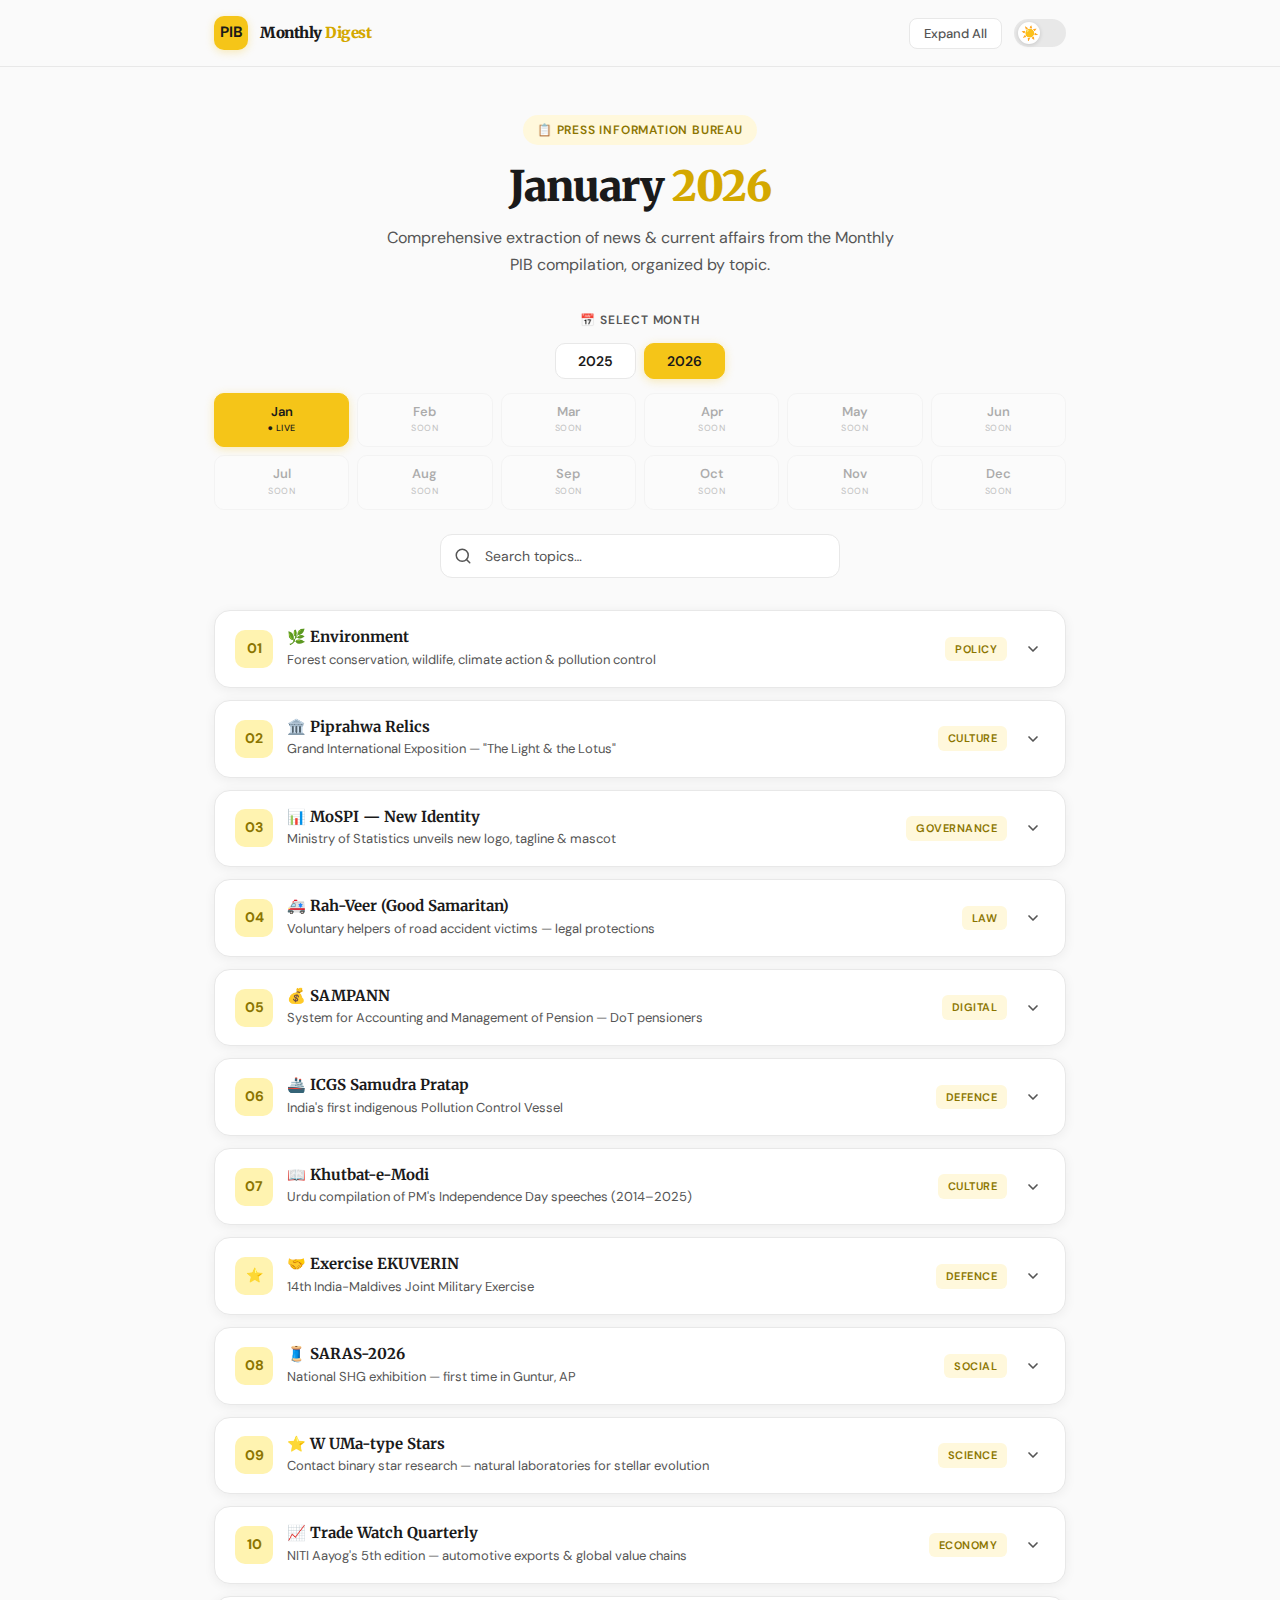
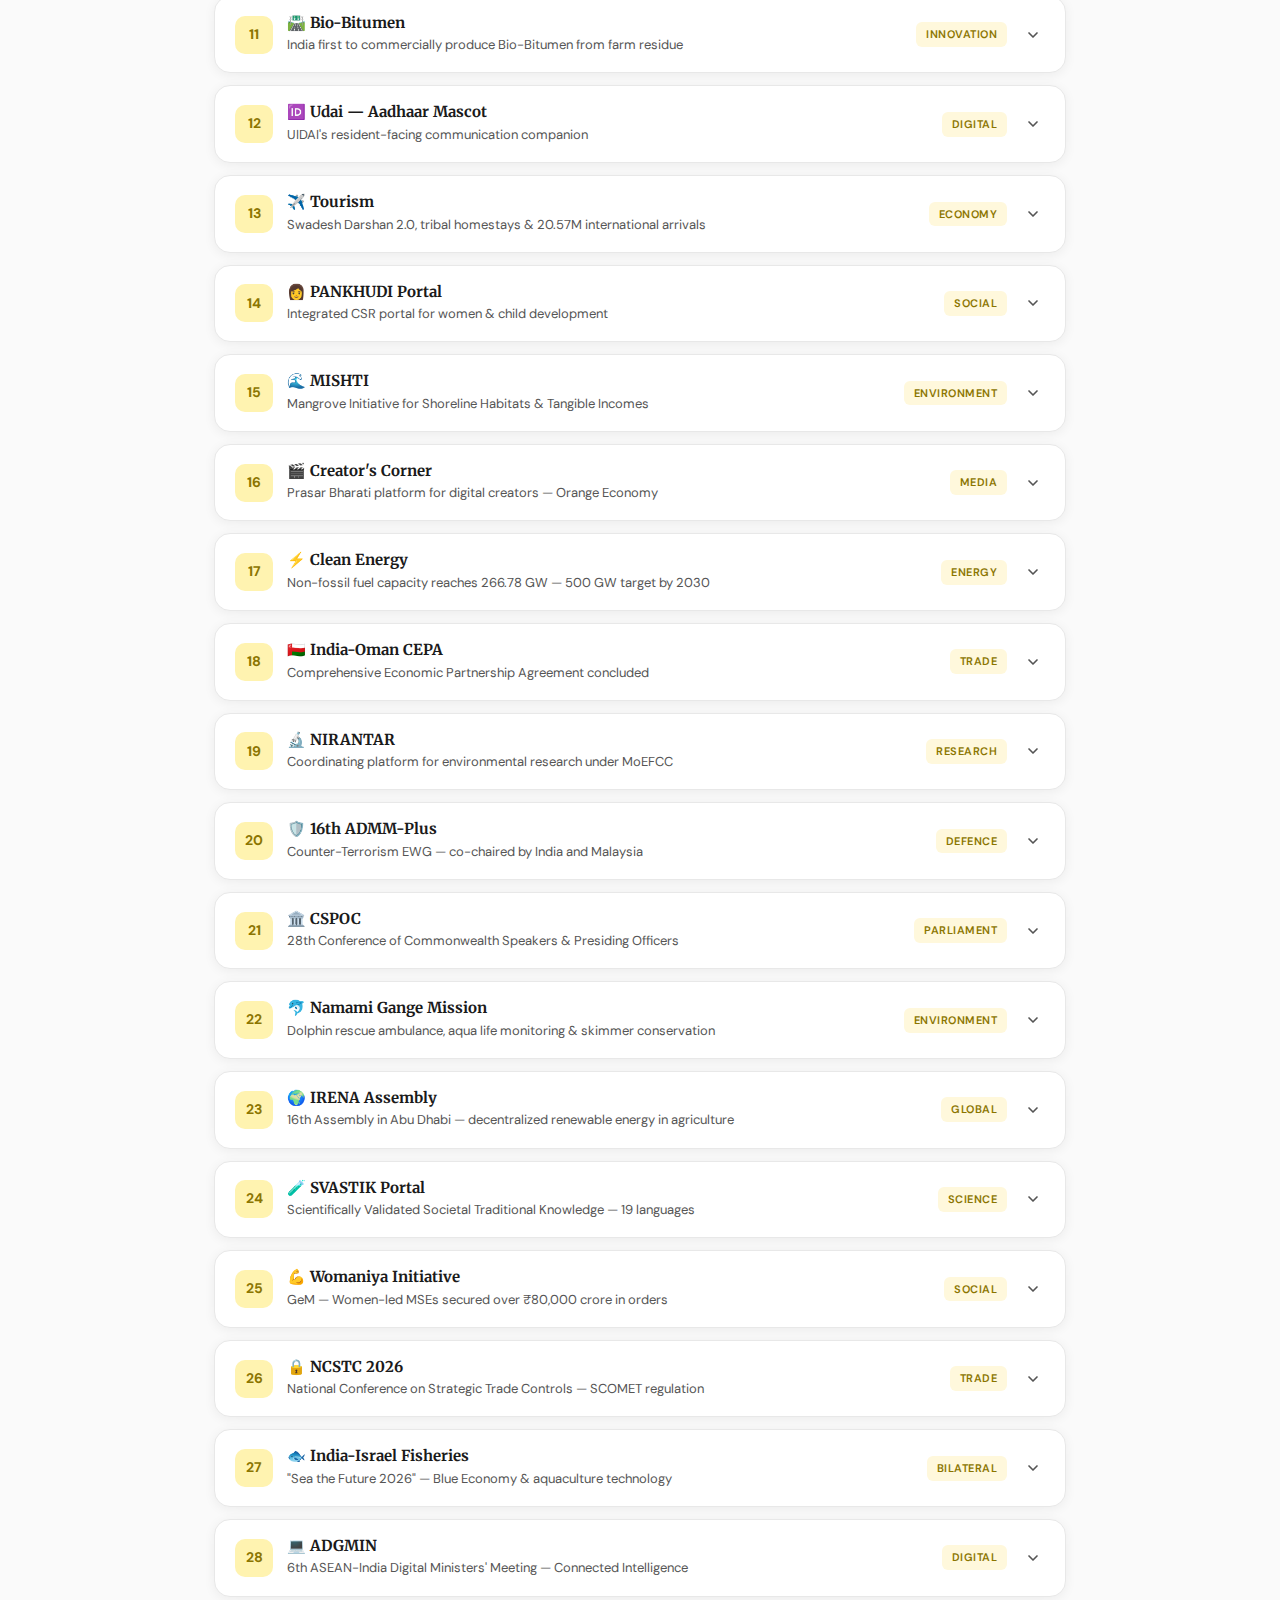
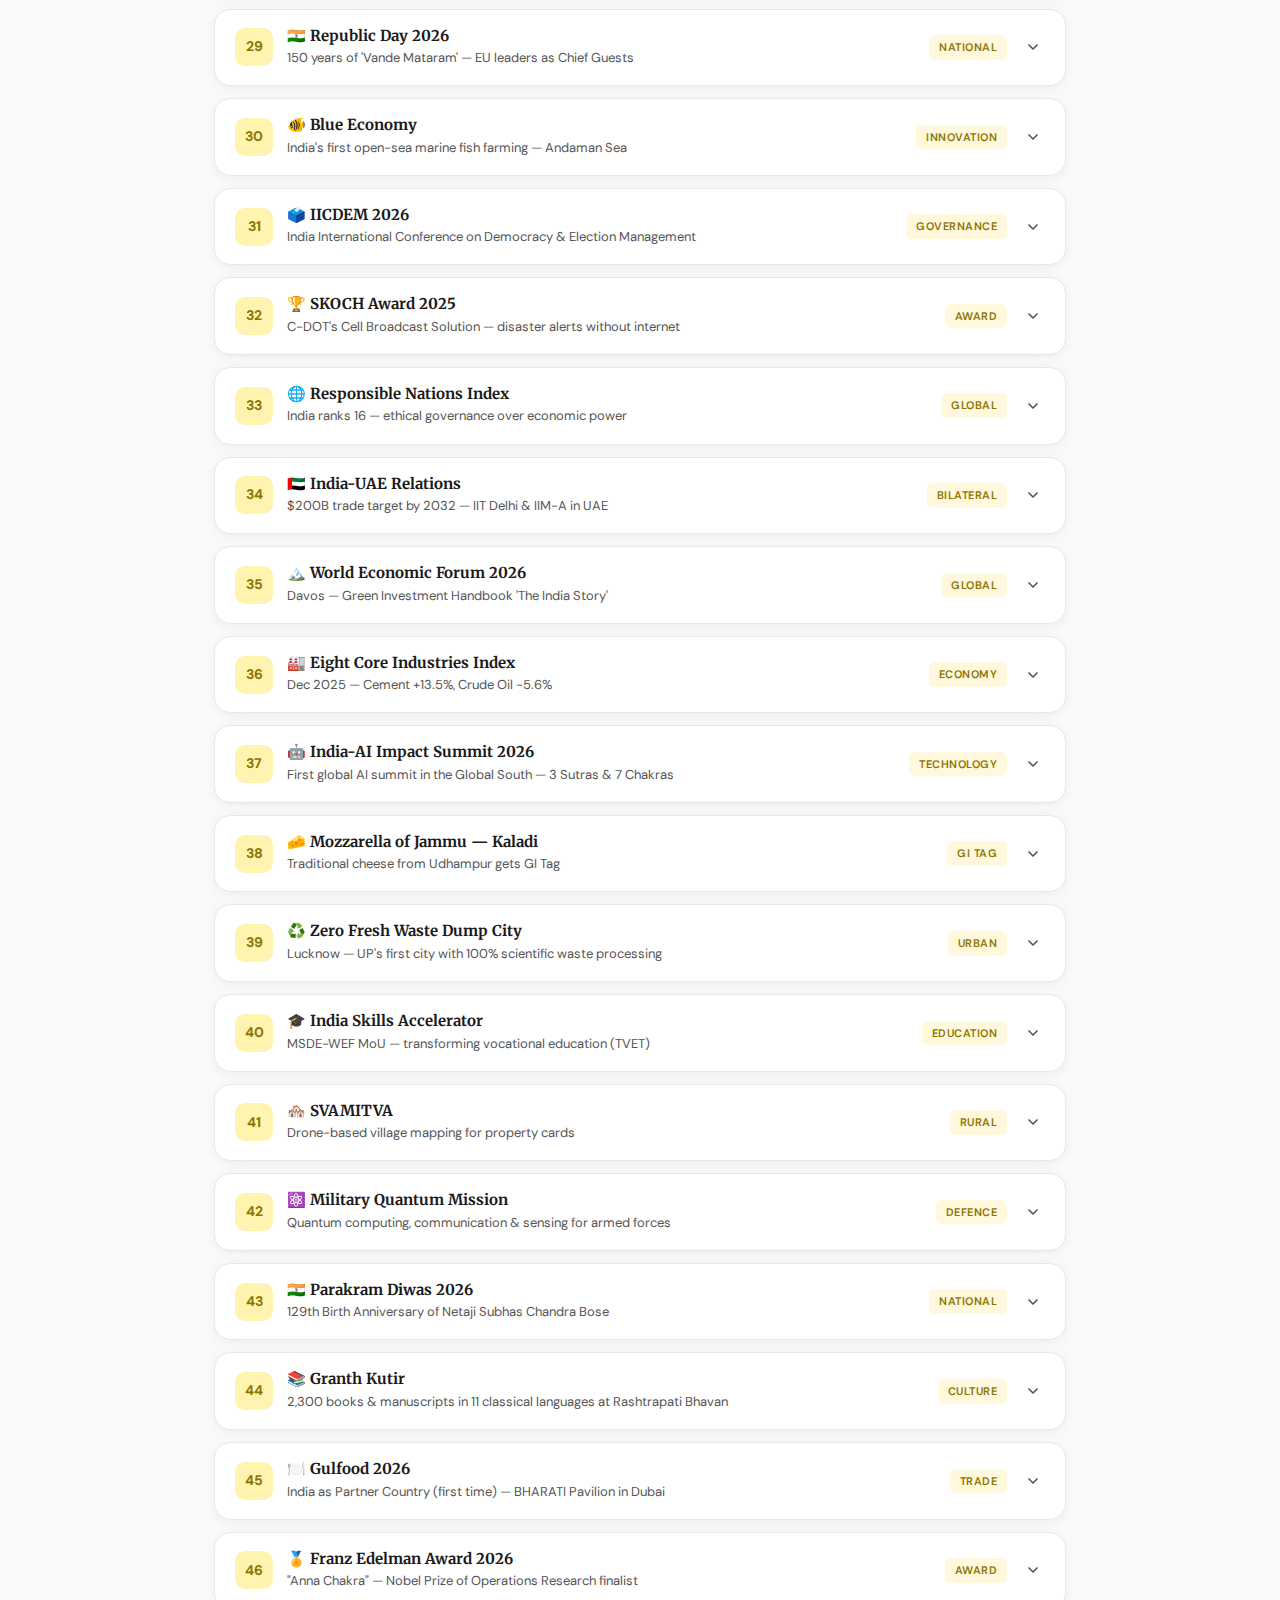
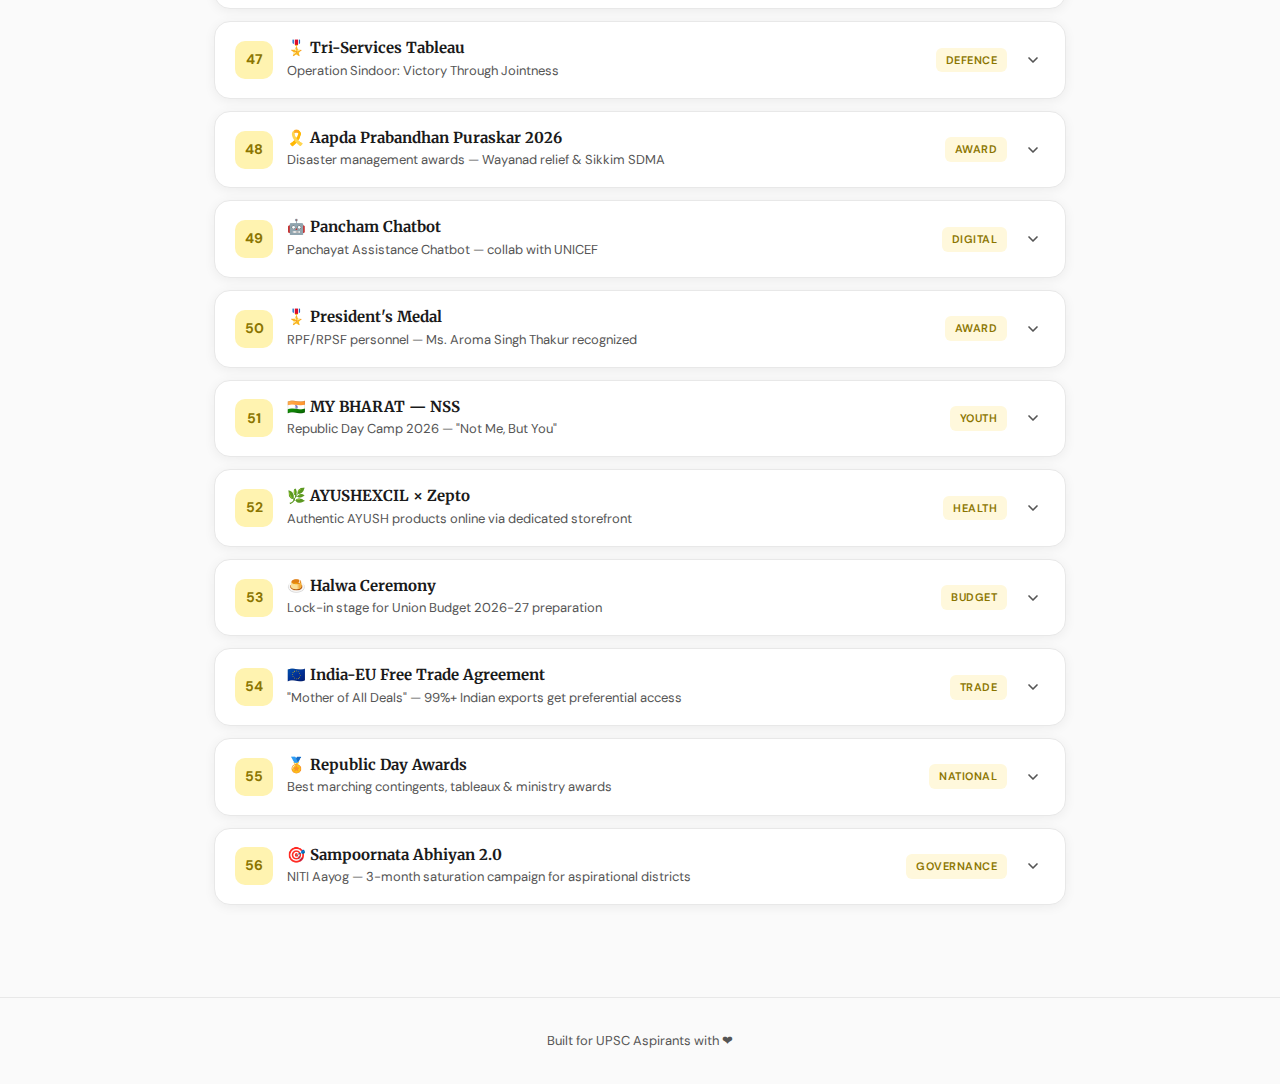
<file: Jan PIB.html>
<!DOCTYPE html>
<html lang="en" data-theme="light">
<head>
    <meta charset="UTF-8">
    <meta name="viewport" content="width=device-width, initial-scale=1.0">
    <title>PIB Monthly Digest — January 2026</title>
    <link href="https://fonts.googleapis.com/css2?family=DM+Sans:ital,opsz,wght@0,9..40,300;0,9..40,400;0,9..40,500;0,9..40,600;0,9..40,700;1,9..40,400&family=Merriweather:wght@400;700;900&display=swap" rel="stylesheet">
    <style>
        :root {
            --bg: #FAFAFA;
            --bg-card: #FFFFFF;
            --bg-dropdown: #FFFDF5;
            --text: #1A1A1A;
            --text-secondary: #555555;
            --border: #E8E8E8;
            --accent: #F5C518;
            --accent-light: #FFF8DC;
            --accent-mid: #FFE066;
            --accent-dark: #D4A800;
            --accent-deep: #8B7500;
            --shadow: 0 2px 12px rgba(0,0,0,0.06);
            --shadow-hover: 0 4px 20px rgba(0,0,0,0.1);
            --radius: 16px;
            --radius-sm: 10px;
            --tag-bg: #FFF8DC;
            --tag-text: #8B7500;
            --icon-bg: #FFF3B0;
            --toggle-bg: #E8E8E8;
        }

        [data-theme="dark"] {
            --bg: #111111;
            --bg-card: #1A1A1A;
            --bg-dropdown: #222222;
            --text: #F0F0F0;
            --text-secondary: #AAAAAA;
            --border: #333333;
            --accent: #F5C518;
            --accent-light: #3D3500;
            --accent-mid: #6B5E00;
            --accent-dark: #FFD43B;
            --accent-deep: #FFE066;
            --shadow: 0 2px 12px rgba(0,0,0,0.3);
            --shadow-hover: 0 4px 20px rgba(0,0,0,0.4);
            --tag-bg: #2A2500;
            --tag-text: #FFE066;
            --icon-bg: #2A2500;
            --toggle-bg: #333333;
        }

        * {
            margin: 0;
            padding: 0;
            box-sizing: border-box;
        }

        body {
            font-family: 'DM Sans', sans-serif;
            background: var(--bg);
            color: var(--text);
            line-height: 1.7;
            transition: background 0.3s, color 0.3s;
            min-height: 100vh;
        }

        /* === HEADER === */
        .header {
            position: sticky;
            top: 0;
            z-index: 100;
            background: var(--bg);
            border-bottom: 1px solid var(--border);
            backdrop-filter: blur(20px);
            transition: background 0.3s;
        }

        .header-inner {
            max-width: 900px;
            margin: 0 auto;
            padding: 16px 24px;
            display: flex;
            justify-content: space-between;
            align-items: center;
        }

        .logo {
            display: flex;
            align-items: center;
            gap: 12px;
        }

                .logo-icon {
            width: 34px;
            height: 34px;
            min-width: 34px;
            background: var(--accent);
            border-radius: 10px;
            display: flex;
            align-items: center;
            justify-content: center;
            font-size: 15px;
            font-weight: 700;
            color: #1A1A1A;
            box-shadow: 0 2px 8px rgba(245,197,24,0.3);
        }

                .logo-text {
            font-family: 'Merriweather', serif;
            font-weight: 900;
            font-size: 15px;
            letter-spacing: -0.5px;
            white-space: nowrap;
        }

        .logo-text span {
            color: var(--accent-dark);
        }

        .header-controls {
            display: flex;
            align-items: center;
            gap: 12px;
        }

        .theme-toggle {
            width: 52px;
            height: 28px;
            background: var(--toggle-bg);
            border-radius: 14px;
            border: none;
            cursor: pointer;
            position: relative;
            transition: background 0.3s;
        }

        .theme-toggle::after {
            content: '☀️';
            font-size: 14px;
            position: absolute;
            left: 4px;
            top: 3px;
            width: 22px;
            height: 22px;
            background: var(--bg-card);
            border-radius: 50%;
            display: flex;
            align-items: center;
            justify-content: center;
            transition: transform 0.3s, background 0.3s;
            box-shadow: 0 1px 4px rgba(0,0,0,0.15);
        }

        [data-theme="dark"] .theme-toggle::after {
            content: '🌙';
            transform: translateX(24px);
        }

        .expand-all-btn {
            font-family: 'DM Sans', sans-serif;
            font-size: 13px;
            font-weight: 500;
            padding: 6px 14px;
            border-radius: 8px;
            border: 1px solid var(--border);
            background: var(--bg-card);
            color: var(--text-secondary);
            cursor: pointer;
            transition: all 0.2s;
        }

        .expand-all-btn:hover {
            border-color: var(--accent);
            color: var(--accent-dark);
        }

        /* === HERO === */
        .hero {
            max-width: 900px;
            margin: 0 auto;
            padding: 48px 24px 32px;
            text-align: center;
        }

        .hero-badge {
            display: inline-flex;
            align-items: center;
            gap: 6px;
            background: var(--accent-light);
            color: var(--tag-text);
            font-size: 12px;
            font-weight: 600;
            padding: 5px 14px;
            border-radius: 20px;
            text-transform: uppercase;
            letter-spacing: 0.8px;
            margin-bottom: 16px;
        }

        .hero h1 {
            font-family: 'Merriweather', serif;
            font-size: clamp(28px, 5vw, 42px);
            font-weight: 900;
            line-height: 1.2;
            margin-bottom: 12px;
            letter-spacing: -1px;
        }

        .hero h1 span {
            color: var(--accent-dark);
        }

        .hero p {
            color: var(--text-secondary);
            font-size: 16px;
            max-width: 520px;
            margin: 0 auto;
        }

        
                /* === MONTH NAV === */
        .month-nav {
            max-width: 900px;
            margin: 0 auto;
            padding: 0 24px 24px;
        }

        .month-nav-label {
            font-size: 12px;
            font-weight: 600;
            text-transform: uppercase;
            letter-spacing: 0.8px;
            color: var(--text-secondary);
            margin-bottom: 12px;
            text-align: center;
        }

        .year-selector {
            display: flex;
            justify-content: center;
            gap: 8px;
            margin-bottom: 14px;
        }

        .year-btn {
            font-family: 'DM Sans', sans-serif;
            font-size: 14px;
            font-weight: 600;
            padding: 8px 22px;
            border-radius: 10px;
            border: 1px solid var(--border);
            background: var(--bg-card);
            color: var(--text);
            cursor: pointer;
            transition: all 0.2s;
        }

        .year-btn:hover {
            border-color: var(--accent);
            background: var(--accent-light);
        }

        .year-btn.active {
            background: var(--accent);
            border-color: var(--accent);
            color: #1A1A1A;
            box-shadow: 0 2px 10px rgba(245,197,24,0.3);
        }

        .year-panel {
            display: none;
            animation: fadeIn 0.3s ease;
        }

        .year-panel.visible {
            display: block;
        }

        @keyframes fadeIn {
            from { opacity: 0; transform: translateY(-6px); }
            to { opacity: 1; transform: translateY(0); }
        }

        .month-grid {
            display: grid;
            grid-template-columns: repeat(6, 1fr);
            gap: 8px;
        }

        .month-btn {
            display: flex;
            flex-direction: column;
            align-items: center;
            justify-content: center;
            padding: 10px 4px;
            border-radius: var(--radius-sm);
            border: 1px solid var(--border);
            background: var(--bg-card);
            cursor: pointer;
            transition: all 0.2s;
            text-decoration: none;
            color: var(--text);
            font-family: 'DM Sans', sans-serif;
        }

        .month-btn:hover {
            border-color: var(--accent);
            background: var(--accent-light);
        }

        .month-btn.active {
            border-color: var(--accent);
            background: var(--accent);
            color: #1A1A1A;
            box-shadow: 0 2px 10px rgba(245,197,24,0.3);
        }

        .month-btn.done {
            border-color: var(--accent-mid);
            background: var(--accent-light);
        }

        .month-btn.disabled {
            opacity: 0.35;
            cursor: not-allowed;
            pointer-events: none;
        }

        .month-btn .m-name {
            font-size: 13px;
            font-weight: 600;
            line-height: 1.2;
        }

        .month-btn .m-status {
            font-size: 9px;
            font-weight: 500;
            text-transform: uppercase;
            letter-spacing: 0.5px;
            margin-top: 2px;
            opacity: 0.7;
        }

        .month-btn.active .m-status {
            opacity: 1;
        }

        .month-btn.done .m-status {
            color: var(--accent-deep);
        }

        [data-theme="dark"] .month-btn.done .m-status {
            color: var(--accent-mid);
        }

        @media (max-width: 600px) {
            .month-grid {
                grid-template-columns: repeat(4, 1fr);
                gap: 6px;
            }

            .month-btn {
                padding: 8px 2px;
            }

            .month-btn .m-name {
                font-size: 12px;
            }

            .year-btn {
                padding: 7px 16px;
                font-size: 13px;
            }
        }


        /* === MAIN === */
        .main {
            max-width: 900px;
            margin: 0 auto;
            padding: 0 24px 80px;
        }

        /* === TOPIC CARD === */
        .topic-card {
            background: var(--bg-card);
            border: 1px solid var(--border);
            border-radius: var(--radius);
            margin-bottom: 12px;
            overflow: hidden;
            box-shadow: var(--shadow);
            transition: box-shadow 0.3s, border-color 0.3s;
        }

        .topic-card:hover {
            box-shadow: var(--shadow-hover);
        }

        .topic-card.open {
            border-color: var(--accent);
        }

        .topic-header {
            display: flex;
            align-items: center;
            gap: 14px;
            padding: 16px 20px;
            cursor: pointer;
            user-select: none;
            transition: background 0.2s;
        }

        .topic-header:hover {
            background: var(--accent-light);
        }

        .topic-num {
            width: 38px;
            height: 38px;
            min-width: 38px;
            background: var(--icon-bg);
            border-radius: var(--radius-sm);
            display: flex;
            align-items: center;
            justify-content: center;
            font-weight: 700;
            font-size: 14px;
            color: var(--accent-deep);
            transition: background 0.2s;
        }

        .topic-card.open .topic-num {
            background: var(--accent);
            color: #1A1A1A;
        }

        .topic-icon {
            font-size: 20px;
            line-height: 1;
        }

        .topic-title-group {
            flex: 1;
        }

        .topic-title {
            font-family: 'Merriweather', serif;
            font-size: 15px;
            font-weight: 700;
            line-height: 1.3;
        }

        .topic-subtitle {
            font-size: 13px;
            color: var(--text-secondary);
            margin-top: 2px;
        }

        .topic-tag {
            font-size: 11px;
            font-weight: 600;
            padding: 3px 10px;
            border-radius: 6px;
            background: var(--tag-bg);
            color: var(--tag-text);
            text-transform: uppercase;
            letter-spacing: 0.5px;
            white-space: nowrap;
        }

        .topic-chevron {
            width: 24px;
            height: 24px;
            display: flex;
            align-items: center;
            justify-content: center;
            transition: transform 0.3s;
            color: var(--text-secondary);
        }

        .topic-card.open .topic-chevron {
            transform: rotate(180deg);
            color: var(--accent-dark);
        }

        .topic-chevron svg {
            width: 16px;
            height: 16px;
        }

        /* === DROPDOWN CONTENT === */
        .topic-content {
            max-height: 0;
            overflow: hidden;
            transition: max-height 0.4s ease;
        }

        .topic-content-inner {
            padding: 0 20px 20px;
            padding-left: 72px;
        }

        .topic-content ul {
            list-style: none;
            display: flex;
            flex-direction: column;
            gap: 8px;
        }

        .topic-content li {
            position: relative;
            padding-left: 18px;
            font-size: 14px;
            color: var(--text);
            line-height: 1.65;
        }

        .topic-content li::before {
            content: '';
            position: absolute;
            left: 0;
            top: 9px;
            width: 6px;
            height: 6px;
            border-radius: 50%;
            background: var(--accent);
        }

        .topic-content li strong {
            color: var(--accent-deep);
            font-weight: 600;
        }

        [data-theme="dark"] .topic-content li strong {
            color: var(--accent-dark);
        }

        /* === SUBTOPIC === */
        .subtopic {
            margin-top: 12px;
            border: 1px solid var(--border);
            border-radius: var(--radius-sm);
            overflow: hidden;
            background: var(--bg-dropdown);
        }

        .subtopic-header {
            display: flex;
            align-items: center;
            gap: 10px;
            padding: 10px 14px;
            cursor: pointer;
            font-size: 13px;
            font-weight: 600;
            color: var(--accent-deep);
            transition: background 0.2s;
        }

        [data-theme="dark"] .subtopic-header {
            color: var(--accent-mid);
        }

        .subtopic-header:hover {
            background: var(--accent-light);
        }

        .subtopic-dot {
            width: 8px;
            height: 8px;
            border-radius: 50%;
            background: var(--accent-mid);
            flex-shrink: 0;
        }

        .subtopic-chevron {
            margin-left: auto;
            transition: transform 0.3s;
            font-size: 12px;
        }

        .subtopic.open .subtopic-chevron {
            transform: rotate(180deg);
        }

        .subtopic-content {
            max-height: 0;
            overflow: hidden;
            transition: max-height 0.35s ease;
        }

        .subtopic-content-inner {
            padding: 0 14px 12px 32px;
        }

        .subtopic-content ul {
            list-style: none;
            display: flex;
            flex-direction: column;
            gap: 6px;
        }

        .subtopic-content li {
            padding-left: 14px;
            font-size: 13px;
            line-height: 1.6;
        }

        .subtopic-content li::before {
            width: 5px;
            height: 5px;
            top: 8px;
            background: var(--accent-mid);
        }

        /* === SEARCH === */
        .search-wrap {
            position: relative;
            max-width: 400px;
            margin: 0 auto 32px;
        }

        .search-input {
            width: 100%;
            padding: 12px 16px 12px 44px;
            border: 1px solid var(--border);
            border-radius: 12px;
            background: var(--bg-card);
            color: var(--text);
            font-family: 'DM Sans', sans-serif;
            font-size: 14px;
            outline: none;
            transition: border-color 0.2s, box-shadow 0.2s;
        }

        .search-input::placeholder {
            color: var(--text-secondary);
        }

        .search-input:focus {
            border-color: var(--accent);
            box-shadow: 0 0 0 3px rgba(245,197,24,0.15);
        }

        .search-icon {
            position: absolute;
            left: 14px;
            top: 50%;
            transform: translateY(-50%);
            color: var(--text-secondary);
        }

        /* === FOOTER === */
        .footer {
            text-align: center;
            padding: 32px 24px;
            border-top: 1px solid var(--border);
            color: var(--text-secondary);
            font-size: 13px;
        }

        .footer a {
            color: var(--accent-dark);
            text-decoration: none;
        }

        /* === SCROLLBAR === */
        ::-webkit-scrollbar {
            width: 6px;
        }

        ::-webkit-scrollbar-track {
            background: transparent;
        }

        ::-webkit-scrollbar-thumb {
            background: var(--border);
            border-radius: 3px;
        }

        /* === RESPONSIVE === */
        @media (max-width: 600px) {
            .topic-content-inner {
                padding-left: 20px;
            }

            .topic-header {
                padding: 14px 16px;
                gap: 10px;
            }

            .topic-tag {
                display: none;
            }

            .stats-row {
                gap: 20px;
            }

            .header-inner {
                padding: 12px 16px;
            }
        }

        /* === ANIMATIONS === */
        .topic-card {
            animation: fadeUp 0.4s ease both;
        }

        @keyframes fadeUp {
            from {
                opacity: 0;
                transform: translateY(12px);
            }
            to {
                opacity: 1;
                transform: translateY(0);
            }
        }

        .hidden {
            display: none !important;
        }
    </style>
</head>
<body>

    <!-- HEADER -->
    <header class="header">
        <div class="header-inner">
            <div class="logo">
                <div class="logo-icon">PIB</div>
                <div class="logo-text">Monthly <span>Digest</span></div>
            </div>
            <div class="header-controls">
                <button class="expand-all-btn" id="expandAllBtn" onclick="toggleAll()">Expand All</button>
                <button class="theme-toggle" id="themeToggle" onclick="toggleTheme()" aria-label="Toggle theme"></button>
            </div>
        </div>
    </header>

    <!-- HERO -->
    <section class="hero">
        <div class="hero-badge">📋 Press Information Bureau</div>
        <h1>January <span>2026</span></h1>
        <p>Comprehensive extraction of news &amp; current affairs from the Monthly PIB compilation, organized by topic.</p>
        
    </section>

        <!-- MONTH NAVIGATION -->
        <!-- MONTH NAVIGATION -->
    <nav class="month-nav">
        <div class="month-nav-label">📅 Select Month</div>

        <!-- Year Selector Buttons -->
        <div class="year-selector">
            <button class="year-btn" onclick="switchYear('2025')">2025</button>
            <button class="year-btn active" onclick="switchYear('2026')">2026</button>
        </div>

        <!-- 2025 Months -->
        <div class="year-panel" id="year-2025">
            <div class="month-grid">
                <a href="january-2025.html" class="month-btn disabled">
                    <span class="m-name">Jan</span>
                    <span class="m-status">Soon</span>
                </a>
                <a href="february-2025.html" class="month-btn disabled">
                    <span class="m-name">Feb</span>
                    <span class="m-status">Soon</span>
                </a>
                <a href="march-2025.html" class="month-btn disabled">
                    <span class="m-name">Mar</span>
                    <span class="m-status">Soon</span>
                </a>
                <a href="april-2025.html" class="month-btn disabled">
                    <span class="m-name">Apr</span>
                    <span class="m-status">Soon</span>
                </a>
                <a href="may-2025.html" class="month-btn disabled">
                    <span class="m-name">May</span>
                    <span class="m-status">Soon</span>
                </a>
                <a href="june-2025.html" class="month-btn disabled">
                    <span class="m-name">Jun</span>
                    <span class="m-status">Soon</span>
                </a>
                <a href="july-2025.html" class="month-btn disabled">
                    <span class="m-name">Jul</span>
                    <span class="m-status">Soon</span>
                </a>
                <a href="august-2025.html" class="month-btn disabled">
                    <span class="m-name">Aug</span>
                    <span class="m-status">Soon</span>
                </a>
                <a href="september-2025.html" class="month-btn disabled">
                    <span class="m-name">Sep</span>
                    <span class="m-status">Soon</span>
                </a>
                <a href="october-2025.html" class="month-btn disabled">
                    <span class="m-name">Oct</span>
                    <span class="m-status">Soon</span>
                </a>
                <a href="november-2025.html" class="month-btn disabled">
                    <span class="m-name">Nov</span>
                    <span class="m-status">Soon</span>
                </a>
                <a href="december-2025.html" class="month-btn disabled">
                    <span class="m-name">Dec</span>
                    <span class="m-status">Soon</span>
                </a>
            </div>
        </div>

        <!-- 2026 Months -->
        <div class="year-panel visible" id="year-2026">
            <div class="month-grid">
                <a href="january-2026.html" class="month-btn active">
                    <span class="m-name">Jan</span>
                    <span class="m-status">● Live</span>
                </a>
                <a href="february-2026.html" class="month-btn disabled">
                    <span class="m-name">Feb</span>
                    <span class="m-status">Soon</span>
                </a>
                <a href="march-2026.html" class="month-btn disabled">
                    <span class="m-name">Mar</span>
                    <span class="m-status">Soon</span>
                </a>
                <a href="april-2026.html" class="month-btn disabled">
                    <span class="m-name">Apr</span>
                    <span class="m-status">Soon</span>
                </a>
                <a href="may-2026.html" class="month-btn disabled">
                    <span class="m-name">May</span>
                    <span class="m-status">Soon</span>
                </a>
                <a href="june-2026.html" class="month-btn disabled">
                    <span class="m-name">Jun</span>
                    <span class="m-status">Soon</span>
                </a>
                <a href="july-2026.html" class="month-btn disabled">
                    <span class="m-name">Jul</span>
                    <span class="m-status">Soon</span>
                </a>
                <a href="august-2026.html" class="month-btn disabled">
                    <span class="m-name">Aug</span>
                    <span class="m-status">Soon</span>
                </a>
                <a href="september-2026.html" class="month-btn disabled">
                    <span class="m-name">Sep</span>
                    <span class="m-status">Soon</span>
                </a>
                <a href="october-2026.html" class="month-btn disabled">
                    <span class="m-name">Oct</span>
                    <span class="m-status">Soon</span>
                </a>
                <a href="november-2026.html" class="month-btn disabled">
                    <span class="m-name">Nov</span>
                    <span class="m-status">Soon</span>
                </a>
                <a href="december-2026.html" class="month-btn disabled">
                    <span class="m-name">Dec</span>
                    <span class="m-status">Soon</span>
                </a>
            </div>
        </div>
    </nav>


    <!-- MAIN -->
    <main class="main">

        <!-- SEARCH -->
        <div class="search-wrap">
            <svg class="search-icon" width="18" height="18" viewBox="0 0 24 24" fill="none" stroke="currentColor" stroke-width="2" stroke-linecap="round" stroke-linejoin="round"><circle cx="11" cy="11" r="8"/><line x1="21" y1="21" x2="16.65" y2="16.65"/></svg>
            <input type="text" class="search-input" id="searchInput" placeholder="Search topics…" oninput="searchTopics()" />
        </div>

        <!-- TOPIC CARDS -->
        <div id="topicList">

            <!-- 1. Environment -->
            <div class="topic-card" data-index="1">
                <div class="topic-header" onclick="toggleCard(this)">
                    <div class="topic-num">01</div>
                    <div class="topic-title-group">
                        <div class="topic-title">🌿 Environment</div>
                        <div class="topic-subtitle">Forest conservation, wildlife, climate action &amp; pollution control</div>
                    </div>
                    <div class="topic-tag">Policy</div>
                    <div class="topic-chevron"><svg viewBox="0 0 24 24" fill="none" stroke="currentColor" stroke-width="2.5" stroke-linecap="round" stroke-linejoin="round"><polyline points="6 9 12 15 18 9"/></svg></div>
                </div>
                <div class="topic-content">
                    <div class="topic-content-inner">
                        <ul>
                            <li><strong>Year-End Review 2025:</strong> A year dedicated to forest conservation, wildlife protection, and global climate leadership.</li>
                            <li><strong>Ek Ped Maa Ke Naam:</strong> 262.4 crore saplings planted since June 5, 2024.</li>
                            <li><strong>Forest Cover:</strong> India ranks 9th globally in total forest area, 3rd in annual forest gain. 4.83% cumulative gain in forest &amp; tree cover since 2013.</li>
                            <li><strong>Project Cheetah:</strong> Expanded to Gandhisagar Wildlife Sanctuary; total population reached 30 (including 19 India-born cubs).</li>
                            <li><strong>Air Quality (NCAP):</strong> 103 cities recorded PM10 reduction in 2024-25 compared to 2017-18.</li>
                        </ul>

                        <!-- Subtopic: Wetlands -->
                        <div class="subtopic" data-sub="wetlands">
                            <div class="subtopic-header" onclick="toggleSubtopic(this)">
                                <div class="subtopic-dot"></div>
                                Wetlands &amp; Ramsar Sites
                                <span class="subtopic-chevron">▾</span>
                            </div>
                            <div class="subtopic-content">
                                <div class="subtopic-content-inner">
                                    <ul>
                                        <li>Total Ramsar Sites reached <strong>96 in 2025</strong> (~1.36 million ha), up from 26 in 2014. 11 sites added in 2025.</li>
                                        <li><strong>Indore &amp; Udaipur</strong> became India's first Ramsar Wetland Cities (January 2025).</li>
                                        <li>India-led resolution on <strong>"Promoting Sustainable Lifestyles for the Wise Use of Wetlands"</strong> adopted at Ramsar CoP-15.</li>
                                    </ul>
                                </div>
                            </div>
                        </div>

                        <!-- Subtopic: New Rules -->
                        <div class="subtopic" data-sub="rules">
                            <div class="subtopic-header" onclick="toggleSubtopic(this)">
                                <div class="subtopic-dot"></div>
                                New Rules Notified (2025)
                                <span class="subtopic-chevron">▾</span>
                            </div>
                            <div class="subtopic-content">
                                <div class="subtopic-content-inner">
                                    <ul>
                                        <li><strong>Environment Audit Rules, 2025</strong> — introducing Certified Third-Party Auditors.</li>
                                        <li><strong>Environment Protection (Management of Contaminated Sites) Rules, 2025.</strong></li>
                                    </ul>
                                </div>
                            </div>
                        </div>
                    </div>
                </div>
            </div>

            <!-- 2. Piprahwa Relics -->
            <div class="topic-card" data-index="2">
                <div class="topic-header" onclick="toggleCard(this)">
                    <div class="topic-num">02</div>
                    <div class="topic-title-group">
                        <div class="topic-title">🏛️ Piprahwa Relics</div>
                        <div class="topic-subtitle">Grand International Exposition — "The Light &amp; the Lotus"</div>
                    </div>
                    <div class="topic-tag">Culture</div>
                    <div class="topic-chevron"><svg viewBox="0 0 24 24" fill="none" stroke="currentColor" stroke-width="2.5" stroke-linecap="round" stroke-linejoin="round"><polyline points="6 9 12 15 18 9"/></svg></div>
                </div>
                <div class="topic-content">
                    <div class="topic-content-inner">
                        <ul>
                            <li><strong>Event:</strong> PM to inaugurate "The Light &amp; the Lotus: Relics of the Awakened One".</li>
                            <li><strong>Venue:</strong> Rai Pithora Cultural Complex, New Delhi.</li>
                            <li><strong>Significance:</strong> Discovered in 1898, Piprahwa relics are among the earliest relics directly connected to Bhagwan Buddha and ancient Kapilavastu.</li>
                        </ul>
                    </div>
                </div>
            </div>

            <!-- 3. MoSPI -->
            <div class="topic-card" data-index="3">
                <div class="topic-header" onclick="toggleCard(this)">
                    <div class="topic-num">03</div>
                    <div class="topic-title-group">
                        <div class="topic-title">📊 MoSPI — New Identity</div>
                        <div class="topic-subtitle">Ministry of Statistics unveils new logo, tagline &amp; mascot</div>
                    </div>
                    <div class="topic-tag">Governance</div>
                    <div class="topic-chevron"><svg viewBox="0 0 24 24" fill="none" stroke="currentColor" stroke-width="2.5" stroke-linecap="round" stroke-linejoin="round"><polyline points="6 9 12 15 18 9"/></svg></div>
                </div>
                <div class="topic-content">
                    <div class="topic-content-inner">
                        <ul>
                            <li><strong>New Logo:</strong> Unveiled on Jan 1, 2026. Features Ashoka Chakra, ₹ symbol, and upward growth bar.</li>
                            <li><strong>Colors:</strong> Saffron, white, green, and deep blue — representing growth, truth, sustainability, and knowledge.</li>
                            <li><strong>Tagline:</strong> "Data for Development".</li>
                            <li><strong>Mascot:</strong> "Sankhyiki" — a citizen-centric mascot.</li>
                        </ul>
                    </div>
                </div>
            </div>

            <!-- 4. Rah-Veer -->
            <div class="topic-card" data-index="4">
                <div class="topic-header" onclick="toggleCard(this)">
                    <div class="topic-num">04</div>
                    <div class="topic-title-group">
                        <div class="topic-title">🚑 Rah-Veer (Good Samaritan)</div>
                        <div class="topic-subtitle">Voluntary helpers of road accident victims — legal protections</div>
                    </div>
                    <div class="topic-tag">Law</div>
                    <div class="topic-chevron"><svg viewBox="0 0 24 24" fill="none" stroke="currentColor" stroke-width="2.5" stroke-linecap="round" stroke-linejoin="round"><polyline points="6 9 12 15 18 9"/></svg></div>
                </div>
                <div class="topic-content">
                    <div class="topic-content-inner">
                        <ul>
                            <li><strong>Concept:</strong> "Rah-Veers" are voluntary helpers of road accident victims.</li>
                            <li><strong>Legal Protection:</strong> Good Samaritan Rules, 2020 (Section 134A, Motor Vehicles Amendment Act, 2019).</li>
                            <li><strong>Key Rights:</strong> Protection from civil/criminal liability, police harassment, and forced disclosure of personal details.</li>
                            <li><strong>Focus:</strong> Saving lives during the "Golden Hour" (first hour after injury).</li>
                        </ul>
                    </div>
                </div>
            </div>

            <!-- 5. SAMPANN -->
            <div class="topic-card" data-index="5">
                <div class="topic-header" onclick="toggleCard(this)">
                    <div class="topic-num">05</div>
                    <div class="topic-title-group">
                        <div class="topic-title">💰 SAMPANN</div>
                        <div class="topic-subtitle">System for Accounting and Management of Pension — DoT pensioners</div>
                    </div>
                    <div class="topic-tag">Digital</div>
                    <div class="topic-chevron"><svg viewBox="0 0 24 24" fill="none" stroke="currentColor" stroke-width="2.5" stroke-linecap="round" stroke-linejoin="round"><polyline points="6 9 12 15 18 9"/></svg></div>
                </div>
                <div class="topic-content">
                    <div class="topic-content-inner">
                        <ul>
                            <li><strong>Full Form:</strong> System for Accounting and Management of Pension.</li>
                            <li><strong>Beneficiaries:</strong> Department of Telecommunications (DoT) pensioners.</li>
                            <li><strong>Features:</strong> Integrated online pension management, direct bank disbursement, DigiLocker integration (ePPOs, Form 16).</li>
                            <li><strong>Tagline:</strong> "Sempann Jeevan, Nischint Jeevan".</li>
                        </ul>
                    </div>
                </div>
            </div>

            <!-- 6. Samudra Pratap -->
            <div class="topic-card" data-index="6">
                <div class="topic-header" onclick="toggleCard(this)">
                    <div class="topic-num">06</div>
                    <div class="topic-title-group">
                        <div class="topic-title">🚢 ICGS Samudra Pratap</div>
                        <div class="topic-subtitle">India's first indigenous Pollution Control Vessel</div>
                    </div>
                    <div class="topic-tag">Defence</div>
                    <div class="topic-chevron"><svg viewBox="0 0 24 24" fill="none" stroke="currentColor" stroke-width="2.5" stroke-linecap="round" stroke-linejoin="round"><polyline points="6 9 12 15 18 9"/></svg></div>
                </div>
                <div class="topic-content">
                    <div class="topic-content-inner">
                        <ul>
                            <li><strong>Vessel:</strong> ICGS Samudra Pratap — India's first indigenously designed Pollution Control Vessel (PCV).</li>
                            <li><strong>Commissioned By:</strong> Raksha Mantri Shri Rajnath Singh.</li>
                            <li><strong>Builder:</strong> Goa Shipyard Limited (GSL).</li>
                            <li><strong>Significance:</strong> Largest ship in Indian Coast Guard fleet; dedicated to marine pollution response and "Blue Economy".</li>
                        </ul>
                    </div>
                </div>
            </div>

            <!-- 7. Khutbat-e-Modi -->
            <div class="topic-card" data-index="7">
                <div class="topic-header" onclick="toggleCard(this)">
                    <div class="topic-num">07</div>
                    <div class="topic-title-group">
                        <div class="topic-title">📖 Khutbat-e-Modi</div>
                        <div class="topic-subtitle">Urdu compilation of PM's Independence Day speeches (2014–2025)</div>
                    </div>
                    <div class="topic-tag">Culture</div>
                    <div class="topic-chevron"><svg viewBox="0 0 24 24" fill="none" stroke="currentColor" stroke-width="2.5" stroke-linecap="round" stroke-linejoin="round"><polyline points="6 9 12 15 18 9"/></svg></div>
                </div>
                <div class="topic-content">
                    <div class="topic-content-inner">
                        <ul>
                            <li><strong>Book:</strong> "Khutbat-e-Modi: Lal Qila Ki Faseel Se".</li>
                            <li><strong>Content:</strong> Urdu compilation of PM Modi's Independence Day speeches (2014–2025).</li>
                            <li><strong>Released By:</strong> Union Minister Shri Dharmendra Pradhan.</li>
                            <li><strong>Publisher:</strong> National Council for Promotion of Urdu Language (NCPUL).</li>
                        </ul>
                    </div>
                </div>
            </div>

            <!-- Extra: Exercise EKUVERIN -->
            <div class="topic-card" data-index="7.5">
                <div class="topic-header" onclick="toggleCard(this)">
                    <div class="topic-num">⭐</div>
                    <div class="topic-title-group">
                        <div class="topic-title">🤝 Exercise EKUVERIN</div>
                        <div class="topic-subtitle">14th India-Maldives Joint Military Exercise</div>
                    </div>
                    <div class="topic-tag">Defence</div>
                    <div class="topic-chevron"><svg viewBox="0 0 24 24" fill="none" stroke="currentColor" stroke-width="2.5" stroke-linecap="round" stroke-linejoin="round"><polyline points="6 9 12 15 18 9"/></svg></div>
                </div>
                <div class="topic-content">
                    <div class="topic-content-inner">
                        <ul>
                            <li><strong>Event:</strong> 14th Joint Military Exercise between India and Maldives.</li>
                            <li><strong>Dates:</strong> 02–15 December 2025.</li>
                            <li><strong>Location:</strong> Thiruvananthapuram, Kerala.</li>
                            <li><strong>Participants:</strong> Indian Army (Garhwal Rifles) and Maldives National Defence Force (MNDF).</li>
                            <li><strong>Meaning:</strong> "Ekuverin" means "Friends" in Dhivehi.</li>
                        </ul>
                    </div>
                </div>
            </div>

            <!-- 8. SARAS-2026 -->
            <div class="topic-card" data-index="8">
                <div class="topic-header" onclick="toggleCard(this)">
                    <div class="topic-num">08</div>
                    <div class="topic-title-group">
                        <div class="topic-title">🧵 SARAS-2026</div>
                        <div class="topic-subtitle">National SHG exhibition — first time in Guntur, AP</div>
                    </div>
                    <div class="topic-tag">Social</div>
                    <div class="topic-chevron"><svg viewBox="0 0 24 24" fill="none" stroke="currentColor" stroke-width="2.5" stroke-linecap="round" stroke-linejoin="round"><polyline points="6 9 12 15 18 9"/></svg></div>
                </div>
                <div class="topic-content">
                    <div class="topic-content-inner">
                        <ul>
                            <li><strong>Event:</strong> National-level exhibition for Self-Help Groups (SHGs).</li>
                            <li><strong>Location:</strong> Guntur, Andhra Pradesh (first national SARAS Mela hosted here).</li>
                            <li><strong>Participants:</strong> ~300 women artisans/entrepreneurs, focusing on DWCRA women.</li>
                        </ul>
                    </div>
                </div>
            </div>

            <!-- 9. W UMa-type Stars -->
            <div class="topic-card" data-index="9">
                <div class="topic-header" onclick="toggleCard(this)">
                    <div class="topic-num">09</div>
                    <div class="topic-title-group">
                        <div class="topic-title">⭐ W UMa-type Stars</div>
                        <div class="topic-subtitle">Contact binary star research — natural laboratories for stellar evolution</div>
                    </div>
                    <div class="topic-tag">Science</div>
                    <div class="topic-chevron"><svg viewBox="0 0 24 24" fill="none" stroke="currentColor" stroke-width="2.5" stroke-linecap="round" stroke-linejoin="round"><polyline points="6 9 12 15 18 9"/></svg></div>
                </div>
                <div class="topic-content">
                    <div class="topic-content-inner">
                        <ul>
                            <li><strong>Study:</strong> Research on "W Ursae Majoris" type contact binary stars.</li>
                            <li><strong>Characteristics:</strong> Two stars orbiting so closely they share a common outer atmosphere (dumbbell-shaped).</li>
                            <li><strong>Significance:</strong> Acts as "natural laboratories" to study stellar evolution and mass transfer.</li>
                        </ul>
                    </div>
                </div>
            </div>

            <!-- 10. Trade Watch Quarterly -->
            <div class="topic-card" data-index="10">
                <div class="topic-header" onclick="toggleCard(this)">
                    <div class="topic-num">10</div>
                    <div class="topic-title-group">
                        <div class="topic-title">📈 Trade Watch Quarterly</div>
                        <div class="topic-subtitle">NITI Aayog's 5th edition — automotive exports &amp; global value chains</div>
                    </div>
                    <div class="topic-tag">Economy</div>
                    <div class="topic-chevron"><svg viewBox="0 0 24 24" fill="none" stroke="currentColor" stroke-width="2.5" stroke-linecap="round" stroke-linejoin="round"><polyline points="6 9 12 15 18 9"/></svg></div>
                </div>
                <div class="topic-content">
                    <div class="topic-content-inner">
                        <ul>
                            <li><strong>Event:</strong> NITI Aayog released the 5th edition.</li>
                            <li><strong>Focus:</strong> Analysis of India's trade performance, specifically automotive exports and global value chains.</li>
                        </ul>
                    </div>
                </div>
            </div>

            <!-- 11. Bio-Bitumen -->
            <div class="topic-card" data-index="11">
                <div class="topic-header" onclick="toggleCard(this)">
                    <div class="topic-num">11</div>
                    <div class="topic-title-group">
                        <div class="topic-title">🛣️ Bio-Bitumen</div>
                        <div class="topic-subtitle">India first to commercially produce Bio-Bitumen from farm residue</div>
                    </div>
                    <div class="topic-tag">Innovation</div>
                    <div class="topic-chevron"><svg viewBox="0 0 24 24" fill="none" stroke="currentColor" stroke-width="2.5" stroke-linecap="round" stroke-linejoin="round"><polyline points="6 9 12 15 18 9"/></svg></div>
                </div>
                <div class="topic-content">
                    <div class="topic-content-inner">
                        <ul>
                            <li><strong>Achievement:</strong> India became the first country to commercially produce Bio-Bitumen (from farm residue via pyrolysis).</li>
                            <li><strong>Impact:</strong> 15% blending can save ₹4,500 crore in forex and reduce crude oil imports.</li>
                            <li><strong>Launch:</strong> CSIR Technology Transfer Ceremony.</li>
                        </ul>
                    </div>
                </div>
            </div>

            <!-- 12. Udai -->
            <div class="topic-card" data-index="12">
                <div class="topic-header" onclick="toggleCard(this)">
                    <div class="topic-num">12</div>
                    <div class="topic-title-group">
                        <div class="topic-title">🆔 Udai — Aadhaar Mascot</div>
                        <div class="topic-subtitle">UIDAI's resident-facing communication companion</div>
                    </div>
                    <div class="topic-tag">Digital</div>
                    <div class="topic-chevron"><svg viewBox="0 0 24 24" fill="none" stroke="currentColor" stroke-width="2.5" stroke-linecap="round" stroke-linejoin="round"><polyline points="6 9 12 15 18 9"/></svg></div>
                </div>
                <div class="topic-content">
                    <div class="topic-content-inner">
                        <ul>
                            <li><strong>Mascot Name:</strong> Udai (उदय).</li>
                            <li><strong>Launched By:</strong> UIDAI.</li>
                            <li><strong>Purpose:</strong> A resident-facing "communication companion" to simplify Aadhaar understanding.</li>
                            <li><strong>Creator:</strong> Designed by Arun Gokul (Kerala), winner of a national competition.</li>
                        </ul>
                    </div>
                </div>
            </div>

            <!-- 13. Tourism -->
            <div class="topic-card" data-index="13">
                <div class="topic-header" onclick="toggleCard(this)">
                    <div class="topic-num">13</div>
                    <div class="topic-title-group">
                        <div class="topic-title">✈️ Tourism</div>
                        <div class="topic-subtitle">Swadesh Darshan 2.0, tribal homestays &amp; 20.57M international arrivals</div>
                    </div>
                    <div class="topic-tag">Economy</div>
                    <div class="topic-chevron"><svg viewBox="0 0 24 24" fill="none" stroke="currentColor" stroke-width="2.5" stroke-linecap="round" stroke-linejoin="round"><polyline points="6 9 12 15 18 9"/></svg></div>
                </div>
                <div class="topic-content">
                    <div class="topic-content-inner">
                        <ul>
                            <li><strong>Swadesh Darshan:</strong> 75 projects completed since 2015.</li>
                            <li><strong>New Scheme:</strong> Challenge Based Destination Development (CBDD) launched under Swadesh Darshan 2.0.</li>
                            <li><strong>Tribal Tourism:</strong> PM-JUGA approved to develop 1,000 tribal homestays.</li>
                            <li><strong>Stats:</strong> 20.57 million International Tourist Arrivals (ITAs) in 2024.</li>
                        </ul>
                    </div>
                </div>
            </div>

            <!-- 14. PANKHUDI Portal -->
            <div class="topic-card" data-index="14">
                <div class="topic-header" onclick="toggleCard(this)">
                    <div class="topic-num">14</div>
                    <div class="topic-title-group">
                        <div class="topic-title">👩 PANKHUDI Portal</div>
                        <div class="topic-subtitle">Integrated CSR portal for women &amp; child development</div>
                    </div>
                    <div class="topic-tag">Social</div>
                    <div class="topic-chevron"><svg viewBox="0 0 24 24" fill="none" stroke="currentColor" stroke-width="2.5" stroke-linecap="round" stroke-linejoin="round"><polyline points="6 9 12 15 18 9"/></svg></div>
                </div>
                <div class="topic-content">
                    <div class="topic-content-inner">
                        <ul>
                            <li><strong>Ministry:</strong> Women and Child Development (MWCD).</li>
                            <li><strong>Function:</strong> Integrated digital portal to facilitate CSR and partnerships for women &amp; child development.</li>
                            <li><strong>Goal:</strong> Structured stakeholder participation and transparency.</li>
                        </ul>
                    </div>
                </div>
            </div>

            <!-- 15. MISHTI -->
            <div class="topic-card" data-index="15">
                <div class="topic-header" onclick="toggleCard(this)">
                    <div class="topic-num">15</div>
                    <div class="topic-title-group">
                        <div class="topic-title">🌊 MISHTI</div>
                        <div class="topic-subtitle">Mangrove Initiative for Shoreline Habitats &amp; Tangible Incomes</div>
                    </div>
                    <div class="topic-tag">Environment</div>
                    <div class="topic-chevron"><svg viewBox="0 0 24 24" fill="none" stroke="currentColor" stroke-width="2.5" stroke-linecap="round" stroke-linejoin="round"><polyline points="6 9 12 15 18 9"/></svg></div>
                </div>
                <div class="topic-content">
                    <div class="topic-content-inner">
                        <ul>
                            <li><strong>Full Form:</strong> Mangrove Initiative for Shoreline Habitats and Tangible Incomes.</li>
                            <li><strong>Event:</strong> National workshop held in Vijayawada.</li>
                            <li><strong>Global Link:</strong> Contributes to the Mangrove Alliance for Climate (MAC).</li>
                        </ul>
                    </div>
                </div>
            </div>

            <!-- 16. Creator's Corner -->
            <div class="topic-card" data-index="16">
                <div class="topic-header" onclick="toggleCard(this)">
                    <div class="topic-num">16</div>
                    <div class="topic-title-group">
                        <div class="topic-title">🎬 Creator's Corner</div>
                        <div class="topic-subtitle">Prasar Bharati platform for digital creators — Orange Economy</div>
                    </div>
                    <div class="topic-tag">Media</div>
                    <div class="topic-chevron"><svg viewBox="0 0 24 24" fill="none" stroke="currentColor" stroke-width="2.5" stroke-linecap="round" stroke-linejoin="round"><polyline points="6 9 12 15 18 9"/></svg></div>
                </div>
                <div class="topic-content">
                    <div class="topic-content-inner">
                        <ul>
                            <li><strong>Launched By:</strong> Prasar Bharati on DD News.</li>
                            <li><strong>Purpose:</strong> Dedicated platform to showcase content by digital creators, aligning with the "Orange Economy".</li>
                        </ul>
                    </div>
                </div>
            </div>

            <!-- 17. Clean Energy -->
            <div class="topic-card" data-index="17">
                <div class="topic-header" onclick="toggleCard(this)">
                    <div class="topic-num">17</div>
                    <div class="topic-title-group">
                        <div class="topic-title">⚡ Clean Energy</div>
                        <div class="topic-subtitle">Non-fossil fuel capacity reaches 266.78 GW — 500 GW target by 2030</div>
                    </div>
                    <div class="topic-tag">Energy</div>
                    <div class="topic-chevron"><svg viewBox="0 0 24 24" fill="none" stroke="currentColor" stroke-width="2.5" stroke-linecap="round" stroke-linejoin="round"><polyline points="6 9 12 15 18 9"/></svg></div>
                </div>
                <div class="topic-content">
                    <div class="topic-content-inner">
                        <ul>
                            <li><strong>Record Growth:</strong> Non-fossil fuel capacity reached 266.78 GW in 2025 (22.6% rise from 2024).</li>
                            <li><strong>Addition:</strong> 49.12 GW added in a single year.</li>
                            <li><strong>Target:</strong> 500 GW non-fossil capacity by 2030.</li>
                        </ul>
                    </div>
                </div>
            </div>

            <!-- 18. India-Oman CEPA -->
            <div class="topic-card" data-index="18">
                <div class="topic-header" onclick="toggleCard(this)">
                    <div class="topic-num">18</div>
                    <div class="topic-title-group">
                        <div class="topic-title">🇴🇲 India-Oman CEPA</div>
                        <div class="topic-subtitle">Comprehensive Economic Partnership Agreement concluded</div>
                    </div>
                    <div class="topic-tag">Trade</div>
                    <div class="topic-chevron"><svg viewBox="0 0 24 24" fill="none" stroke="currentColor" stroke-width="2.5" stroke-linecap="round" stroke-linejoin="round"><polyline points="6 9 12 15 18 9"/></svg></div>
                </div>
                <div class="topic-content">
                    <div class="topic-content-inner">
                        <ul>
                            <li><strong>Agreement:</strong> Comprehensive Economic Partnership Agreement concluded.</li>
                            <li><strong>Scope:</strong> Goods, services, investment, and regulatory cooperation (TBT, SPS).</li>
                            <li><strong>Mutual Recognition:</strong> Includes agreements on GMP, Halal, and Organic certification.</li>
                        </ul>
                    </div>
                </div>
            </div>

            <!-- 19. NIRANTAR -->
            <div class="topic-card" data-index="19">
                <div class="topic-header" onclick="toggleCard(this)">
                    <div class="topic-num">19</div>
                    <div class="topic-title-group">
                        <div class="topic-title">🔬 NIRANTAR</div>
                        <div class="topic-subtitle">Coordinating platform for environmental research under MoEFCC</div>
                    </div>
                    <div class="topic-tag">Research</div>
                    <div class="topic-chevron"><svg viewBox="0 0 24 24" fill="none" stroke="currentColor" stroke-width="2.5" stroke-linecap="round" stroke-linejoin="round"><polyline points="6 9 12 15 18 9"/></svg></div>
                </div>
                <div class="topic-content">
                    <div class="topic-content-inner">
                        <ul>
                            <li><strong>Full Name:</strong> National Institute for Research &amp; Application of Natural Resources to Transform, Adapt and Build Resilience.</li>
                            <li><strong>Nature:</strong> A coordinating platform of MoEFCC institutions (not a single institute) to integrate environmental research.</li>
                        </ul>
                    </div>
                </div>
            </div>

            <!-- 20. 16th ADMM-Plus -->
            <div class="topic-card" data-index="20">
                <div class="topic-header" onclick="toggleCard(this)">
                    <div class="topic-num">20</div>
                    <div class="topic-title-group">
                        <div class="topic-title">🛡️ 16th ADMM-Plus</div>
                        <div class="topic-subtitle">Counter-Terrorism EWG — co-chaired by India and Malaysia</div>
                    </div>
                    <div class="topic-tag">Defence</div>
                    <div class="topic-chevron"><svg viewBox="0 0 24 24" fill="none" stroke="currentColor" stroke-width="2.5" stroke-linecap="round" stroke-linejoin="round"><polyline points="6 9 12 15 18 9"/></svg></div>
                </div>
                <div class="topic-content">
                    <div class="topic-content-inner">
                        <ul>
                            <li><strong>Meeting:</strong> EWG on Counter-Terrorism held in New Delhi.</li>
                            <li><strong>Chairs:</strong> Co-chaired by India and Malaysia.</li>
                            <li><strong>Upcoming:</strong> Table Top Exercise (Malaysia, 2026) and Field Training Exercise (India, 2027).</li>
                        </ul>
                    </div>
                </div>
            </div>

            <!-- 21. CSPOC -->
            <div class="topic-card" data-index="21">
                <div class="topic-header" onclick="toggleCard(this)">
                    <div class="topic-num">21</div>
                    <div class="topic-title-group">
                        <div class="topic-title">🏛️ CSPOC</div>
                        <div class="topic-subtitle">28th Conference of Commonwealth Speakers &amp; Presiding Officers</div>
                    </div>
                    <div class="topic-tag">Parliament</div>
                    <div class="topic-chevron"><svg viewBox="0 0 24 24" fill="none" stroke="currentColor" stroke-width="2.5" stroke-linecap="round" stroke-linejoin="round"><polyline points="6 9 12 15 18 9"/></svg></div>
                </div>
                <div class="topic-content">
                    <div class="topic-content-inner">
                        <ul>
                            <li><strong>Event:</strong> 28th Conference of Speakers and Presiding Officers of the Commonwealth.</li>
                            <li><strong>Venue:</strong> Parliament House Complex, New Delhi.</li>
                            <li><strong>Chair:</strong> Shri Om Birla (Lok Sabha Speaker).</li>
                            <li><strong>Focus:</strong> Parliamentary independence and the role of Presiding Officers.</li>
                        </ul>
                    </div>
                </div>
            </div>

            <!-- 22. Namami Gange -->
            <div class="topic-card" data-index="22">
                <div class="topic-header" onclick="toggleCard(this)">
                    <div class="topic-num">22</div>
                    <div class="topic-title-group">
                        <div class="topic-title">🐬 Namami Gange Mission</div>
                        <div class="topic-subtitle">Dolphin rescue ambulance, aqua life monitoring &amp; skimmer conservation</div>
                    </div>
                    <div class="topic-tag">Environment</div>
                    <div class="topic-chevron"><svg viewBox="0 0 24 24" fill="none" stroke="currentColor" stroke-width="2.5" stroke-linecap="round" stroke-linejoin="round"><polyline points="6 9 12 15 18 9"/></svg></div>
                </div>
                <div class="topic-content">
                    <div class="topic-content-inner">
                        <ul>
                            <li><strong>Aqua Life Conservation Monitoring Centre:</strong> At WII Dehradun.</li>
                            <li><strong>Dolphin Rescue Ambulance (TSAFI):</strong> For Ganga Dolphins.</li>
                            <li><strong>Indian Skimmer Conservation Project:</strong> New initiative launched.</li>
                        </ul>
                    </div>
                </div>
            </div>

            <!-- 23. IRENA -->
            <div class="topic-card" data-index="23">
                <div class="topic-header" onclick="toggleCard(this)">
                    <div class="topic-num">23</div>
                    <div class="topic-title-group">
                        <div class="topic-title">🌍 IRENA Assembly</div>
                        <div class="topic-subtitle">16th Assembly in Abu Dhabi — decentralized renewable energy in agriculture</div>
                    </div>
                    <div class="topic-tag">Global</div>
                    <div class="topic-chevron"><svg viewBox="0 0 24 24" fill="none" stroke="currentColor" stroke-width="2.5" stroke-linecap="round" stroke-linejoin="round"><polyline points="6 9 12 15 18 9"/></svg></div>
                </div>
                <div class="topic-content">
                    <div class="topic-content-inner">
                        <ul>
                            <li><strong>Event:</strong> 16th Assembly held in Abu Dhabi.</li>
                            <li><strong>India's Role:</strong> Minister Pralhad Joshi participated; emphasized decentralized renewable energy in agriculture.</li>
                            <li><strong>About IRENA:</strong> HQ in Abu Dhabi, established 2009.</li>
                        </ul>
                    </div>
                </div>
            </div>

            <!-- 24. SVASTIK Portal -->
            <div class="topic-card" data-index="24">
                <div class="topic-header" onclick="toggleCard(this)">
                    <div class="topic-num">24</div>
                    <div class="topic-title-group">
                        <div class="topic-title">🧪 SVASTIK Portal</div>
                        <div class="topic-subtitle">Scientifically Validated Societal Traditional Knowledge — 19 languages</div>
                    </div>
                    <div class="topic-tag">Science</div>
                    <div class="topic-chevron"><svg viewBox="0 0 24 24" fill="none" stroke="currentColor" stroke-width="2.5" stroke-linecap="round" stroke-linejoin="round"><polyline points="6 9 12 15 18 9"/></svg></div>
                </div>
                <div class="topic-content">
                    <div class="topic-content-inner">
                        <ul>
                            <li><strong>Full Form:</strong> Scientifically Validated Societal Traditional Knowledge.</li>
                            <li><strong>Launched By:</strong> CSIR-NIScPR.</li>
                            <li><strong>Features:</strong> Available in 19 Indian languages; promotes validated traditional knowledge.</li>
                        </ul>
                    </div>
                </div>
            </div>

            <!-- 25. Womaniya Initiative -->
            <div class="topic-card" data-index="25">
                <div class="topic-header" onclick="toggleCard(this)">
                    <div class="topic-num">25</div>
                    <div class="topic-title-group">
                        <div class="topic-title">💪 Womaniya Initiative</div>
                        <div class="topic-subtitle">GeM — Women-led MSEs secured over ₹80,000 crore in orders</div>
                    </div>
                    <div class="topic-tag">Social</div>
                    <div class="topic-chevron"><svg viewBox="0 0 24 24" fill="none" stroke="currentColor" stroke-width="2.5" stroke-linecap="round" stroke-linejoin="round"><polyline points="6 9 12 15 18 9"/></svg></div>
                </div>
                <div class="topic-content">
                    <div class="topic-content-inner">
                        <ul>
                            <li><strong>Organization:</strong> Government e-Marketplace (GeM).</li>
                            <li><strong>Achievement:</strong> 7 years completed. Women-led MSEs secured over ₹80,000 crore in orders (4.7% of GeM total).</li>
                        </ul>
                    </div>
                </div>
            </div>

            <!-- 26. NCSTC -->
            <div class="topic-card" data-index="26">
                <div class="topic-header" onclick="toggleCard(this)">
                    <div class="topic-num">26</div>
                    <div class="topic-title-group">
                        <div class="topic-title">🔒 NCSTC 2026</div>
                        <div class="topic-subtitle">National Conference on Strategic Trade Controls — SCOMET regulation</div>
                    </div>
                    <div class="topic-tag">Trade</div>
                    <div class="topic-chevron"><svg viewBox="0 0 24 24" fill="none" stroke="currentColor" stroke-width="2.5" stroke-linecap="round" stroke-linejoin="round"><polyline points="6 9 12 15 18 9"/></svg></div>
                </div>
                <div class="topic-content">
                    <div class="topic-content-inner">
                        <ul>
                            <li><strong>Event:</strong> National Conference on Strategic Trade Controls 2026.</li>
                            <li><strong>Organizers:</strong> DGFT and MEA.</li>
                            <li><strong>Purpose:</strong> Regulating dual-use technology/items (SCOMET) to prevent proliferation while facilitating legitimate trade.</li>
                        </ul>
                    </div>
                </div>
            </div>

            <!-- 27. India-Israel -->
            <div class="topic-card" data-index="27">
                <div class="topic-header" onclick="toggleCard(this)">
                    <div class="topic-num">27</div>
                    <div class="topic-title-group">
                        <div class="topic-title">🐟 India-Israel Fisheries</div>
                        <div class="topic-subtitle">"Sea the Future 2026" — Blue Economy &amp; aquaculture technology</div>
                    </div>
                    <div class="topic-tag">Bilateral</div>
                    <div class="topic-chevron"><svg viewBox="0 0 24 24" fill="none" stroke="currentColor" stroke-width="2.5" stroke-linecap="round" stroke-linejoin="round"><polyline points="6 9 12 15 18 9"/></svg></div>
                </div>
                <div class="topic-content">
                    <div class="topic-content-inner">
                        <ul>
                            <li><strong>Declaration:</strong> Joint Ministerial Declaration on Fisheries &amp; Aquaculture.</li>
                            <li><strong>Summit:</strong> "Sea the Future 2026" in Eilat, Israel.</li>
                            <li><strong>Focus:</strong> Blue Economy and advanced aquaculture technology.</li>
                        </ul>
                    </div>
                </div>
            </div>

            <!-- 28. ADGMIN -->
            <div class="topic-card" data-index="28">
                <div class="topic-header" onclick="toggleCard(this)">
                    <div class="topic-num">28</div>
                    <div class="topic-title-group">
                        <div class="topic-title">💻 ADGMIN</div>
                        <div class="topic-subtitle">6th ASEAN-India Digital Ministers' Meeting — Connected Intelligence</div>
                    </div>
                    <div class="topic-tag">Digital</div>
                    <div class="topic-chevron"><svg viewBox="0 0 24 24" fill="none" stroke="currentColor" stroke-width="2.5" stroke-linecap="round" stroke-linejoin="round"><polyline points="6 9 12 15 18 9"/></svg></div>
                </div>
                <div class="topic-content">
                    <div class="topic-content-inner">
                        <ul>
                            <li><strong>Event:</strong> 6th ASEAN-India Digital Ministers' Meeting.</li>
                            <li><strong>Theme:</strong> "Adaptive ASEAN: From Connectivity to Connected Intelligence".</li>
                            <li><strong>Outcome:</strong> Approval of ASEAN-India Digital Work Plan 2026.</li>
                        </ul>
                    </div>
                </div>
            </div>

            <!-- 29. Republic Day 2026 -->
            <div class="topic-card" data-index="29">
                <div class="topic-header" onclick="toggleCard(this)">
                    <div class="topic-num">29</div>
                    <div class="topic-title-group">
                        <div class="topic-title">🇮🇳 Republic Day 2026</div>
                        <div class="topic-subtitle">150 years of 'Vande Mataram' — EU leaders as Chief Guests</div>
                    </div>
                    <div class="topic-tag">National</div>
                    <div class="topic-chevron"><svg viewBox="0 0 24 24" fill="none" stroke="currentColor" stroke-width="2.5" stroke-linecap="round" stroke-linejoin="round"><polyline points="6 9 12 15 18 9"/></svg></div>
                </div>
                <div class="topic-content">
                    <div class="topic-content-inner">
                        <ul>
                            <li><strong>Theme:</strong> 150 years of 'Vande Mataram'.</li>
                            <li><strong>Chief Guests:</strong> President of European Council (Antonio Costa) &amp; President of European Commission (Ursula von der Leyen).</li>
                            <li><strong>Parade Venue:</strong> Kartavya Path.</li>
                        </ul>
                    </div>
                </div>
            </div>

            <!-- 30. Blue Economy -->
            <div class="topic-card" data-index="30">
                <div class="topic-header" onclick="toggleCard(this)">
                    <div class="topic-num">30</div>
                    <div class="topic-title-group">
                        <div class="topic-title">🐠 Blue Economy</div>
                        <div class="topic-subtitle">India's first open-sea marine fish farming — Andaman Sea</div>
                    </div>
                    <div class="topic-tag">Innovation</div>
                    <div class="topic-chevron"><svg viewBox="0 0 24 24" fill="none" stroke="currentColor" stroke-width="2.5" stroke-linecap="round" stroke-linejoin="round"><polyline points="6 9 12 15 18 9"/></svg></div>
                </div>
                <div class="topic-content">
                    <div class="topic-content-inner">
                        <ul>
                            <li><strong>Project:</strong> India's First Open-Sea Marine Fish Farming Project.</li>
                            <li><strong>Location:</strong> North Bay, Andaman Sea.</li>
                            <li><strong>Ministry:</strong> Ministry of Earth Sciences (MoES).</li>
                        </ul>
                    </div>
                </div>
            </div>

            <!-- 31. IICDEM 2026 -->
            <div class="topic-card" data-index="31">
                <div class="topic-header" onclick="toggleCard(this)">
                    <div class="topic-num">31</div>
                    <div class="topic-title-group">
                        <div class="topic-title">🗳️ IICDEM 2026</div>
                        <div class="topic-subtitle">India International Conference on Democracy &amp; Election Management</div>
                    </div>
                    <div class="topic-tag">Governance</div>
                    <div class="topic-chevron"><svg viewBox="0 0 24 24" fill="none" stroke="currentColor" stroke-width="2.5" stroke-linecap="round" stroke-linejoin="round"><polyline points="6 9 12 15 18 9"/></svg></div>
                </div>
                <div class="topic-content">
                    <div class="topic-content-inner">
                        <ul>
                            <li><strong>Host:</strong> Election Commission of India (ECI).</li>
                            <li><strong>Launch:</strong> ECINET — ECI's digital platform for election information.</li>
                        </ul>
                    </div>
                </div>
            </div>

            <!-- 32. SKOCH Award -->
            <div class="topic-card" data-index="32">
                <div class="topic-header" onclick="toggleCard(this)">
                    <div class="topic-num">32</div>
                    <div class="topic-title-group">
                        <div class="topic-title">🏆 SKOCH Award 2025</div>
                        <div class="topic-subtitle">C-DOT's Cell Broadcast Solution — disaster alerts without internet</div>
                    </div>
                    <div class="topic-tag">Award</div>
                    <div class="topic-chevron"><svg viewBox="0 0 24 24" fill="none" stroke="currentColor" stroke-width="2.5" stroke-linecap="round" stroke-linejoin="round"><polyline points="6 9 12 15 18 9"/></svg></div>
                </div>
                <div class="topic-content">
                    <div class="topic-content-inner">
                        <ul>
                            <li><strong>Winner:</strong> C-DOT (Centre for Development of Telematics).</li>
                            <li><strong>Innovation:</strong> Cell Broadcast Solution (CBS) — disaster alerting platform working without internet, multi-lingual alerts.</li>
                        </ul>
                    </div>
                </div>
            </div>

            <!-- 33. Responsible Nations Index -->
            <div class="topic-card" data-index="33">
                <div class="topic-header" onclick="toggleCard(this)">
                    <div class="topic-num">33</div>
                    <div class="topic-title-group">
                        <div class="topic-title">🌐 Responsible Nations Index</div>
                        <div class="topic-subtitle">India ranks 16 — ethical governance over economic power</div>
                    </div>
                    <div class="topic-tag">Global</div>
                    <div class="topic-chevron"><svg viewBox="0 0 24 24" fill="none" stroke="currentColor" stroke-width="2.5" stroke-linecap="round" stroke-linejoin="round"><polyline points="6 9 12 15 18 9"/></svg></div>
                </div>
                <div class="topic-content">
                    <div class="topic-content-inner">
                        <ul>
                            <li><strong>Launch:</strong> Released by India (World Intellectual Foundation).</li>
                            <li><strong>Top Rank:</strong> Singapore (1), Switzerland (2).</li>
                            <li><strong>India:</strong> Rank 16.</li>
                            <li><strong>Focus:</strong> Ethical governance and global responsibility rather than just economic power.</li>
                        </ul>
                    </div>
                </div>
            </div>

            <!-- 34. India-UAE Relations -->
            <div class="topic-card" data-index="34">
                <div class="topic-header" onclick="toggleCard(this)">
                    <div class="topic-num">34</div>
                    <div class="topic-title-group">
                        <div class="topic-title">🇦🇪 India-UAE Relations</div>
                        <div class="topic-subtitle">$200B trade target by 2032 — IIT Delhi &amp; IIM-A in UAE</div>
                    </div>
                    <div class="topic-tag">Bilateral</div>
                    <div class="topic-chevron"><svg viewBox="0 0 24 24" fill="none" stroke="currentColor" stroke-width="2.5" stroke-linecap="round" stroke-linejoin="round"><polyline points="6 9 12 15 18 9"/></svg></div>
                </div>
                <div class="topic-content">
                    <div class="topic-content-inner">
                        <ul>
                            <li><strong>Trade:</strong> Target to double bilateral trade to $200 billion by 2032.</li>
                            <li><strong>Education:</strong> IIT Delhi and IIM Ahmedabad establishing campuses in UAE.</li>
                            <li><strong>Culture:</strong> 'House of India' to be established in Abu Dhabi.</li>
                        </ul>
                    </div>
                </div>
            </div>

            <!-- 35. WEF 2026 -->
            <div class="topic-card" data-index="35">
                <div class="topic-header" onclick="toggleCard(this)">
                    <div class="topic-num">35</div>
                    <div class="topic-title-group">
                        <div class="topic-title">🏔️ World Economic Forum 2026</div>
                        <div class="topic-subtitle">Davos — Green Investment Handbook 'The India Story'</div>
                    </div>
                    <div class="topic-tag">Global</div>
                    <div class="topic-chevron"><svg viewBox="0 0 24 24" fill="none" stroke="currentColor" stroke-width="2.5" stroke-linecap="round" stroke-linejoin="round"><polyline points="6 9 12 15 18 9"/></svg></div>
                </div>
                <div class="topic-content">
                    <div class="topic-content-inner">
                        <ul>
                            <li><strong>Venue:</strong> Davos.</li>
                            <li><strong>India's Pitch:</strong> Highlighting a "resilient and scalable" energy transition.</li>
                            <li><strong>Launch:</strong> Green Investment Handbook 'The India Story'.</li>
                        </ul>
                    </div>
                </div>
            </div>

            <!-- 36. Index of Eight Core Industries -->
            <div class="topic-card" data-index="36">
                <div class="topic-header" onclick="toggleCard(this)">
                    <div class="topic-num">36</div>
                    <div class="topic-title-group">
                        <div class="topic-title">🏭 Eight Core Industries Index</div>
                        <div class="topic-subtitle">Dec 2025 — Cement +13.5%, Crude Oil -5.6%</div>
                    </div>
                    <div class="topic-tag">Economy</div>
                    <div class="topic-chevron"><svg viewBox="0 0 24 24" fill="none" stroke="currentColor" stroke-width="2.5" stroke-linecap="round" stroke-linejoin="round"><polyline points="6 9 12 15 18 9"/></svg></div>
                </div>
                <div class="topic-content">
                    <div class="topic-content-inner">
                        <ul>
                            <li><strong>Data:</strong> December 2025.</li>
                            <li><strong>Top Growth:</strong> Cement (+13.5%).</li>
                            <li><strong>Decline:</strong> Crude Oil (-5.6%).</li>
                            <li><strong>Highest Weightage:</strong> Petroleum Refinery Products (28.04%); Lowest: Fertilizers (2.63%).</li>
                        </ul>
                    </div>
                </div>
            </div>

            <!-- 37. India-AI Impact Summit -->
            <div class="topic-card" data-index="37">
                <div class="topic-header" onclick="toggleCard(this)">
                    <div class="topic-num">37</div>
                    <div class="topic-title-group">
                        <div class="topic-title">🤖 India-AI Impact Summit 2026</div>
                        <div class="topic-subtitle">First global AI summit in the Global South — 3 Sutras &amp; 7 Chakras</div>
                    </div>
                    <div class="topic-tag">Technology</div>
                    <div class="topic-chevron"><svg viewBox="0 0 24 24" fill="none" stroke="currentColor" stroke-width="2.5" stroke-linecap="round" stroke-linejoin="round"><polyline points="6 9 12 15 18 9"/></svg></div>
                </div>
                <div class="topic-content">
                    <div class="topic-content-inner">
                        <ul>
                            <li><strong>Venue:</strong> Bharat Mandapam, New Delhi (Feb 2026).</li>
                            <li><strong>Theme:</strong> "Welfare for All, Happiness of All".</li>
                            <li><strong>Significance:</strong> First global AI summit in the Global South.</li>
                            <li><strong>Framework:</strong> 3 Sutras (People, Planet, Progress) and 7 Chakras.</li>
                        </ul>
                    </div>
                </div>
            </div>

            <!-- 38. Mozzarella of Jammu -->
            <div class="topic-card" data-index="38">
                <div class="topic-header" onclick="toggleCard(this)">
                    <div class="topic-num">38</div>
                    <div class="topic-title-group">
                        <div class="topic-title">🧀 Mozzarella of Jammu — Kaladi</div>
                        <div class="topic-subtitle">Traditional cheese from Udhampur gets GI Tag</div>
                    </div>
                    <div class="topic-tag">GI Tag</div>
                    <div class="topic-chevron"><svg viewBox="0 0 24 24" fill="none" stroke="currentColor" stroke-width="2.5" stroke-linecap="round" stroke-linejoin="round"><polyline points="6 9 12 15 18 9"/></svg></div>
                </div>
                <div class="topic-content">
                    <div class="topic-content-inner">
                        <ul>
                            <li><strong>Product:</strong> Kaladi (traditional cheese from Udhampur).</li>
                            <li><strong>Status:</strong> Granted GI Tag.</li>
                            <li><strong>Context:</strong> GI tags are protected under the WTO TRIPS Agreement.</li>
                        </ul>
                    </div>
                </div>
            </div>

            <!-- 39. Zero Fresh Waste -->
            <div class="topic-card" data-index="39">
                <div class="topic-header" onclick="toggleCard(this)">
                    <div class="topic-num">39</div>
                    <div class="topic-title-group">
                        <div class="topic-title">♻️ Zero Fresh Waste Dump City</div>
                        <div class="topic-subtitle">Lucknow — UP's first city with 100% scientific waste processing</div>
                    </div>
                    <div class="topic-tag">Urban</div>
                    <div class="topic-chevron"><svg viewBox="0 0 24 24" fill="none" stroke="currentColor" stroke-width="2.5" stroke-linecap="round" stroke-linejoin="round"><polyline points="6 9 12 15 18 9"/></svg></div>
                </div>
                <div class="topic-content">
                    <div class="topic-content-inner">
                        <ul>
                            <li><strong>City:</strong> Lucknow, Uttar Pradesh.</li>
                            <li><strong>Achievement:</strong> UP's first city to achieve 100% scientific processing of municipal solid waste.</li>
                        </ul>
                    </div>
                </div>
            </div>

            <!-- 40. MSDE MoU with WEF -->
            <div class="topic-card" data-index="40">
                <div class="topic-header" onclick="toggleCard(this)">
                    <div class="topic-num">40</div>
                    <div class="topic-title-group">
                        <div class="topic-title">🎓 India Skills Accelerator</div>
                        <div class="topic-subtitle">MSDE-WEF MoU — transforming vocational education (TVET)</div>
                    </div>
                    <div class="topic-tag">Education</div>
                    <div class="topic-chevron"><svg viewBox="0 0 24 24" fill="none" stroke="currentColor" stroke-width="2.5" stroke-linecap="round" stroke-linejoin="round"><polyline points="6 9 12 15 18 9"/></svg></div>
                </div>
                <div class="topic-content">
                    <div class="topic-content-inner">
                        <ul>
                            <li><strong>Initiative:</strong> Launch of the India Skills Accelerator.</li>
                            <li><strong>Goal:</strong> Transforming Technical and Vocational Education and Training (TVET).</li>
                        </ul>
                    </div>
                </div>
            </div>

            <!-- 41. SVAMITVA -->
            <div class="topic-card" data-index="41">
                <div class="topic-header" onclick="toggleCard(this)">
                    <div class="topic-num">41</div>
                    <div class="topic-title-group">
                        <div class="topic-title">🏘️ SVAMITVA</div>
                        <div class="topic-subtitle">Drone-based village mapping for property cards</div>
                    </div>
                    <div class="topic-tag">Rural</div>
                    <div class="topic-chevron"><svg viewBox="0 0 24 24" fill="none" stroke="currentColor" stroke-width="2.5" stroke-linecap="round" stroke-linejoin="round"><polyline points="6 9 12 15 18 9"/></svg></div>
                </div>
                <div class="topic-content">
                    <div class="topic-content-inner">
                        <ul>
                            <li><strong>Scheme:</strong> Survey of Villages and Mapping with Improvised Technology.</li>
                            <li><strong>Feature:</strong> Use of drones to map village abadi areas and issue Property Cards.</li>
                        </ul>
                    </div>
                </div>
            </div>

            <!-- 42. Military Quantum Mission -->
            <div class="topic-card" data-index="42">
                <div class="topic-header" onclick="toggleCard(this)">
                    <div class="topic-num">42</div>
                    <div class="topic-title-group">
                        <div class="topic-title">⚛️ Military Quantum Mission</div>
                        <div class="topic-subtitle">Quantum computing, communication &amp; sensing for armed forces</div>
                    </div>
                    <div class="topic-tag">Defence</div>
                    <div class="topic-chevron"><svg viewBox="0 0 24 24" fill="none" stroke="currentColor" stroke-width="2.5" stroke-linecap="round" stroke-linejoin="round"><polyline points="6 9 12 15 18 9"/></svg></div>
                </div>
                <div class="topic-content">
                    <div class="topic-content-inner">
                        <ul>
                            <li><strong>Policy:</strong> Released by CDS Gen Anil Chauhan.</li>
                            <li><strong>Aim:</strong> Integrating quantum technologies (computing, communication, sensing) into the Indian Armed Forces.</li>
                        </ul>
                    </div>
                </div>
            </div>

            <!-- 43. Parakram Diwas -->
            <div class="topic-card" data-index="43">
                <div class="topic-header" onclick="toggleCard(this)">
                    <div class="topic-num">43</div>
                    <div class="topic-title-group">
                        <div class="topic-title">🇮🇳 Parakram Diwas 2026</div>
                        <div class="topic-subtitle">129th Birth Anniversary of Netaji Subhas Chandra Bose</div>
                    </div>
                    <div class="topic-tag">National</div>
                    <div class="topic-chevron"><svg viewBox="0 0 24 24" fill="none" stroke="currentColor" stroke-width="2.5" stroke-linecap="round" stroke-linejoin="round"><polyline points="6 9 12 15 18 9"/></svg></div>
                </div>
                <div class="topic-content">
                    <div class="topic-content-inner">
                        <ul>
                            <li><strong>Occasion:</strong> 129th Birth Anniversary of Netaji Subhas Chandra Bose.</li>
                            <li><strong>Venue:</strong> Sri Vijaya Puram, A&amp;N Islands.</li>
                            <li><strong>Historical Notes:</strong> Netaji formed the Azad Hind Government (1943) and INA; resigned from ICS in 1921.</li>
                        </ul>
                    </div>
                </div>
            </div>

            <!-- 44. Granth Kutir -->
            <div class="topic-card" data-index="44">
                <div class="topic-header" onclick="toggleCard(this)">
                    <div class="topic-num">44</div>
                    <div class="topic-title-group">
                        <div class="topic-title">📚 Granth Kutir</div>
                        <div class="topic-subtitle">2,300 books &amp; manuscripts in 11 classical languages at Rashtrapati Bhavan</div>
                    </div>
                    <div class="topic-tag">Culture</div>
                    <div class="topic-chevron"><svg viewBox="0 0 24 24" fill="none" stroke="currentColor" stroke-width="2.5" stroke-linecap="round" stroke-linejoin="round"><polyline points="6 9 12 15 18 9"/></svg></div>
                </div>
                <div class="topic-content">
                    <div class="topic-content-inner">
                        <ul>
                            <li><strong>Inauguration:</strong> By the President at Rashtrapati Bhavan.</li>
                            <li><strong>What is it:</strong> A library/repository of 2,300 books and manuscripts in 11 classical languages of India.</li>
                        </ul>
                    </div>
                </div>
            </div>

            <!-- 45. Gulfood 2026 -->
            <div class="topic-card" data-index="45">
                <div class="topic-header" onclick="toggleCard(this)">
                    <div class="topic-num">45</div>
                    <div class="topic-title-group">
                        <div class="topic-title">🍽️ Gulfood 2026</div>
                        <div class="topic-subtitle">India as Partner Country (first time) — BHARATI Pavilion in Dubai</div>
                    </div>
                    <div class="topic-tag">Trade</div>
                    <div class="topic-chevron"><svg viewBox="0 0 24 24" fill="none" stroke="currentColor" stroke-width="2.5" stroke-linecap="round" stroke-linejoin="round"><polyline points="6 9 12 15 18 9"/></svg></div>
                </div>
                <div class="topic-content">
                    <div class="topic-content-inner">
                        <ul>
                            <li><strong>Status:</strong> India is the Partner Country (first time).</li>
                            <li><strong>Pavilion:</strong> APEDA's BHARATI Pavilion featuring 8 startups.</li>
                            <li><strong>Venue:</strong> Dubai.</li>
                        </ul>
                    </div>
                </div>
            </div>

            <!-- 46. Franz Edelman Award -->
            <div class="topic-card" data-index="46">
                <div class="topic-header" onclick="toggleCard(this)">
                    <div class="topic-num">46</div>
                    <div class="topic-title-group">
                        <div class="topic-title">🏅 Franz Edelman Award 2026</div>
                        <div class="topic-subtitle">"Anna Chakra" — Nobel Prize of Operations Research finalist</div>
                    </div>
                    <div class="topic-tag">Award</div>
                    <div class="topic-chevron"><svg viewBox="0 0 24 24" fill="none" stroke="currentColor" stroke-width="2.5" stroke-linecap="round" stroke-linejoin="round"><polyline points="6 9 12 15 18 9"/></svg></div>
                </div>
                <div class="topic-content">
                    <div class="topic-content-inner">
                        <ul>
                            <li><strong>Finalist:</strong> Department of Food and Public Distribution (India).</li>
                            <li><strong>Project:</strong> "Anna Chakra" — Operations Research solution for PDS logistics.</li>
                            <li><strong>Partners:</strong> WFP and IIT Delhi.</li>
                            <li><strong>Context:</strong> Known as the "Nobel Prize of Operations Research".</li>
                        </ul>
                    </div>
                </div>
            </div>

            <!-- 47. Tri-Services Tableau -->
            <div class="topic-card" data-index="47">
                <div class="topic-header" onclick="toggleCard(this)">
                    <div class="topic-num">47</div>
                    <div class="topic-title-group">
                        <div class="topic-title">🎖️ Tri-Services Tableau</div>
                        <div class="topic-subtitle">Operation Sindoor: Victory Through Jointness</div>
                    </div>
                    <div class="topic-tag">Defence</div>
                    <div class="topic-chevron"><svg viewBox="0 0 24 24" fill="none" stroke="currentColor" stroke-width="2.5" stroke-linecap="round" stroke-linejoin="round"><polyline points="6 9 12 15 18 9"/></svg></div>
                </div>
                <div class="topic-content">
                    <div class="topic-content-inner">
                        <ul>
                            <li><strong>Title:</strong> Operation Sindoor: Victory Through Jointness.</li>
                            <li><strong>Theme:</strong> Showcasing military synergy, M777 howitzers, and Akash Air Defence System.</li>
                        </ul>
                    </div>
                </div>
            </div>

            <!-- 48. Aapda Prabandhan Puraskar -->
            <div class="topic-card" data-index="48">
                <div class="topic-header" onclick="toggleCard(this)">
                    <div class="topic-num">48</div>
                    <div class="topic-title-group">
                        <div class="topic-title">🎗️ Aapda Prabandhan Puraskar 2026</div>
                        <div class="topic-subtitle">Disaster management awards — Wayanad relief &amp; Sikkim SDMA</div>
                    </div>
                    <div class="topic-tag">Award</div>
                    <div class="topic-chevron"><svg viewBox="0 0 24 24" fill="none" stroke="currentColor" stroke-width="2.5" stroke-linecap="round" stroke-linejoin="round"><polyline points="6 9 12 15 18 9"/></svg></div>
                </div>
                <div class="topic-content">
                    <div class="topic-content-inner">
                        <ul>
                            <li><strong>Individual Award:</strong> Lt. Col. Seeta Ashok Shelke (Indian Army) for Wayanad relief ops.</li>
                            <li><strong>Institutional Award:</strong> Sikkim State Disaster Management Authority (SSDMA).</li>
                        </ul>
                    </div>
                </div>
            </div>

            <!-- 49. Pancham Chatbot -->
            <div class="topic-card" data-index="49">
                <div class="topic-header" onclick="toggleCard(this)">
                    <div class="topic-num">49</div>
                    <div class="topic-title-group">
                        <div class="topic-title">🤖 Pancham Chatbot</div>
                        <div class="topic-subtitle">Panchayat Assistance Chatbot — collab with UNICEF</div>
                    </div>
                    <div class="topic-tag">Digital</div>
                    <div class="topic-chevron"><svg viewBox="0 0 24 24" fill="none" stroke="currentColor" stroke-width="2.5" stroke-linecap="round" stroke-linejoin="round"><polyline points="6 9 12 15 18 9"/></svg></div>
                </div>
                <div class="topic-content">
                    <div class="topic-content-inner">
                        <ul>
                            <li><strong>Ministry:</strong> Panchayati Raj.</li>
                            <li><strong>Type:</strong> Panchayat Assistance and Messaging Chatbot (collaboration with UNICEF).</li>
                        </ul>
                    </div>
                </div>
            </div>

            <!-- 50. President's Medal -->
            <div class="topic-card" data-index="50">
                <div class="topic-header" onclick="toggleCard(this)">
                    <div class="topic-num">50</div>
                    <div class="topic-title-group">
                        <div class="topic-title">🎖️ President's Medal</div>
                        <div class="topic-subtitle">RPF/RPSF personnel — Ms. Aroma Singh Thakur recognized</div>
                    </div>
                    <div class="topic-tag">Award</div>
                    <div class="topic-chevron"><svg viewBox="0 0 24 24" fill="none" stroke="currentColor" stroke-width="2.5" stroke-linecap="round" stroke-linejoin="round"><polyline points="6 9 12 15 18 9"/></svg></div>
                </div>
                <div class="topic-content">
                    <div class="topic-content-inner">
                        <ul>
                            <li><strong>Recipients:</strong> Railway Protection Force (RPF/RPSF) personnel.</li>
                            <li><strong>Distinguished Service:</strong> Ms. Aroma Singh Thakur.</li>
                        </ul>
                    </div>
                </div>
            </div>

            <!-- 51. MY BHARAT - NSS -->
            <div class="topic-card" data-index="51">
                <div class="topic-header" onclick="toggleCard(this)">
                    <div class="topic-num">51</div>
                    <div class="topic-title-group">
                        <div class="topic-title">🇮🇳 MY BHARAT — NSS</div>
                        <div class="topic-subtitle">Republic Day Camp 2026 — "Not Me, But You"</div>
                    </div>
                    <div class="topic-tag">Youth</div>
                    <div class="topic-chevron"><svg viewBox="0 0 24 24" fill="none" stroke="currentColor" stroke-width="2.5" stroke-linecap="round" stroke-linejoin="round"><polyline points="6 9 12 15 18 9"/></svg></div>
                </div>
                <div class="topic-content">
                    <div class="topic-content-inner">
                        <ul>
                            <li><strong>Event:</strong> Republic Day Camp 2026.</li>
                            <li><strong>Motto:</strong> "Not Me, But You".</li>
                            <li><strong>Organized By:</strong> Ministry of Youth Affairs and Sports.</li>
                        </ul>
                    </div>
                </div>
            </div>

            <!-- 52. AYUSHEXCIL MoU -->
            <div class="topic-card" data-index="52">
                <div class="topic-header" onclick="toggleCard(this)">
                    <div class="topic-num">52</div>
                    <div class="topic-title-group">
                        <div class="topic-title">🌿 AYUSHEXCIL × Zepto</div>
                        <div class="topic-subtitle">Authentic AYUSH products online via dedicated storefront</div>
                    </div>
                    <div class="topic-tag">Health</div>
                    <div class="topic-chevron"><svg viewBox="0 0 24 24" fill="none" stroke="currentColor" stroke-width="2.5" stroke-linecap="round" stroke-linejoin="round"><polyline points="6 9 12 15 18 9"/></svg></div>
                </div>
                <div class="topic-content">
                    <div class="topic-content-inner">
                        <ul>
                            <li><strong>Partner:</strong> Zepto.</li>
                            <li><strong>Objective:</strong> To sell authentic, verified AYUSH products online via a dedicated storefront.</li>
                        </ul>
                    </div>
                </div>
            </div>

            <!-- 53. Halwa Ceremony -->
            <div class="topic-card" data-index="53">
                <div class="topic-header" onclick="toggleCard(this)">
                    <div class="topic-num">53</div>
                    <div class="topic-title-group">
                        <div class="topic-title">🍮 Halwa Ceremony</div>
                        <div class="topic-subtitle">Lock-in stage for Union Budget 2026-27 preparation</div>
                    </div>
                    <div class="topic-tag">Budget</div>
                    <div class="topic-chevron"><svg viewBox="0 0 24 24" fill="none" stroke="currentColor" stroke-width="2.5" stroke-linecap="round" stroke-linejoin="round"><polyline points="6 9 12 15 18 9"/></svg></div>
                </div>
                <div class="topic-content">
                    <div class="topic-content-inner">
                        <ul>
                            <li><strong>Event:</strong> Marks the "lock-in" stage for the preparation of Union Budget 2026-27.</li>
                        </ul>
                    </div>
                </div>
            </div>

            <!-- 54. India-EU FTA -->
            <div class="topic-card" data-index="54">
                <div class="topic-header" onclick="toggleCard(this)">
                    <div class="topic-num">54</div>
                    <div class="topic-title-group">
                        <div class="topic-title">🇪🇺 India-EU Free Trade Agreement</div>
                        <div class="topic-subtitle">"Mother of All Deals" — 99%+ Indian exports get preferential access</div>
                    </div>
                    <div class="topic-tag">Trade</div>
                    <div class="topic-chevron"><svg viewBox="0 0 24 24" fill="none" stroke="currentColor" stroke-width="2.5" stroke-linecap="round" stroke-linejoin="round"><polyline points="6 9 12 15 18 9"/></svg></div>
                </div>
                <div class="topic-content">
                    <div class="topic-content-inner">
                        <ul>
                            <li><strong>Status:</strong> Concluded ("Mother of All Deals").</li>
                            <li><strong>Impact:</strong> Over 99% of Indian exports gain preferential market access to the EU.</li>
                            <li><strong>Trade Volume:</strong> Combined trade in goods and services ~USD 219 billion.</li>
                        </ul>
                    </div>
                </div>
            </div>

            <!-- 55. Republic Day Awards -->
            <div class="topic-card" data-index="55">
                <div class="topic-header" onclick="toggleCard(this)">
                    <div class="topic-num">55</div>
                    <div class="topic-title-group">
                        <div class="topic-title">🏅 Republic Day Awards</div>
                        <div class="topic-subtitle">Best marching contingents, tableaux &amp; ministry awards</div>
                    </div>
                    <div class="topic-tag">National</div>
                    <div class="topic-chevron"><svg viewBox="0 0 24 24" fill="none" stroke="currentColor" stroke-width="2.5" stroke-linecap="round" stroke-linejoin="round"><polyline points="6 9 12 15 18 9"/></svg></div>
                </div>
                <div class="topic-content">
                    <div class="topic-content-inner">
                        <ul>
                            <li><strong>Best Marching (Services):</strong> Indian Navy.</li>
                            <li><strong>Best Marching (CAPF):</strong> Delhi Police.</li>
                        </ul>

                        <div class="subtopic">
                            <div class="subtopic-header" onclick="toggleSubtopic(this)">
                                <div class="subtopic-dot"></div>
                                Best Tableaux (States)
                                <span class="subtopic-chevron">▾</span>
                            </div>
                            <div class="subtopic-content">
                                <div class="subtopic-content-inner">
                                    <ul>
                                        <li><strong>1st:</strong> Maharashtra (Ganeshotsav).</li>
                                        <li><strong>2nd:</strong> Jammu &amp; Kashmir.</li>
                                        <li><strong>3rd:</strong> Kerala.</li>
                                    </ul>
                                </div>
                            </div>
                        </div>

                        <ul style="margin-top: 12px;">
                            <li><strong>Best Ministry Tableau:</strong> Ministry of Culture (Vande Mataram).</li>
                        </ul>
                    </div>
                </div>
            </div>

            <!-- 56. Sampoornata Abhiyan 2.0 -->
            <div class="topic-card" data-index="56">
                <div class="topic-header" onclick="toggleCard(this)">
                    <div class="topic-num">56</div>
                    <div class="topic-title-group">
                        <div class="topic-title">🎯 Sampoornata Abhiyan 2.0</div>
                        <div class="topic-subtitle">NITI Aayog — 3-month saturation campaign for aspirational districts</div>
                    </div>
                    <div class="topic-tag">Governance</div>
                    <div class="topic-chevron"><svg viewBox="0 0 24 24" fill="none" stroke="currentColor" stroke-width="2.5" stroke-linecap="round" stroke-linejoin="round"><polyline points="6 9 12 15 18 9"/></svg></div>
                </div>
                <div class="topic-content">
                    <div class="topic-content-inner">
                        <ul>
                            <li><strong>Agency:</strong> NITI Aayog.</li>
                            <li><strong>Duration:</strong> 3-month campaign (Jan 28 – Apr 14, 2026).</li>
                            <li><strong>Goal:</strong> Saturation of indicators in 112 Aspirational Districts and 513 Aspirational Blocks.</li>
                        </ul>
                    </div>
                </div>
            </div>

        </div><!-- end topicList -->

    </main>

    <!-- FOOTER -->
    <footer class="footer">
        <p>Built for UPSC Aspirants with ❤︎<br>
    </footer>

    <script>
        // Theme Toggle
        function toggleTheme() {
            const html = document.documentElement;
            const current = html.getAttribute('data-theme');
            const next = current === 'light' ? 'dark' : 'light';
            html.setAttribute('data-theme', next);
            localStorage.setItem('pib-theme', next);
        }

        // Load saved theme
        (function() {
            const saved = localStorage.getItem('pib-theme');
            if (saved) document.documentElement.setAttribute('data-theme', saved);
        })();

        // Toggle Topic Card
                function toggleCard(header) {
            const card = header.closest('.topic-card');
            const content = card.querySelector('.topic-content');

            if (card.classList.contains('open')) {
                content.style.maxHeight = null;
                card.classList.remove('open');
                // Close all subtopics inside
                card.querySelectorAll('.subtopic.open').forEach(sub => {
                    sub.classList.remove('open');
                    sub.querySelector('.subtopic-content').style.maxHeight = null;
                });
            } else {
                content.style.maxHeight = 'none';
                card.classList.add('open');
            }
        }


                // Toggle Subtopic
        function toggleSubtopic(header) {
            const sub = header.closest('.subtopic');
            const content = sub.querySelector('.subtopic-content');

            if (sub.classList.contains('open')) {
                content.style.maxHeight = null;
                sub.classList.remove('open');
            } else {
                content.style.maxHeight = content.scrollHeight + 'px';
                sub.classList.add('open');
            }

            // Re-adjust ALL ancestor containers
            let parent = sub.closest('.topic-content');
            if (parent) {
                setTimeout(() => {
                    parent.style.maxHeight = 'none';
                }, 10);
            }
        }


        // Expand/Collapse All
        let allExpanded = false;
        function toggleAll() {
            const cards = document.querySelectorAll('.topic-card');
            const btn = document.getElementById('expandAllBtn');

            allExpanded = !allExpanded;

            cards.forEach(card => {
                const content = card.querySelector('.topic-content');
                if (allExpanded) {
                    card.classList.add('open');
                    content.style.maxHeight = content.scrollHeight + 'px';
                } else {
                    card.classList.remove('open');
                    content.style.maxHeight = null;
                    // Also close subtopics
                    card.querySelectorAll('.subtopic.open').forEach(sub => {
                        sub.classList.remove('open');
                        sub.querySelector('.subtopic-content').style.maxHeight = null;
                    });
                }
            });

            btn.textContent = allExpanded ? 'Collapse All' : 'Expand All';
        }

        // Year Switcher
        function switchYear(year) {
            // Hide all panels
            document.querySelectorAll('.year-panel').forEach(p => {
                p.classList.remove('visible');
            });
            // Deactivate all year buttons
            document.querySelectorAll('.year-btn').forEach(b => {
                b.classList.remove('active');
            });
            // Show selected panel
            document.getElementById('year-' + year).classList.add('visible');
            // Activate clicked button
            event.target.classList.add('active');
        }

        // Search
        function searchTopics() {
            const query = document.getElementById('searchInput').value.toLowerCase().trim();
            const cards = document.querySelectorAll('.topic-card');

            cards.forEach(card => {
                const text = card.textContent.toLowerCase();
                if (query === '' || text.includes(query)) {
                    card.classList.remove('hidden');
                    card.style.display = '';
                } else {
                    card.classList.add('hidden');
                    card.style.display = 'none';
                }
            });
        }
    </script>

</body>
</html>
</file>
